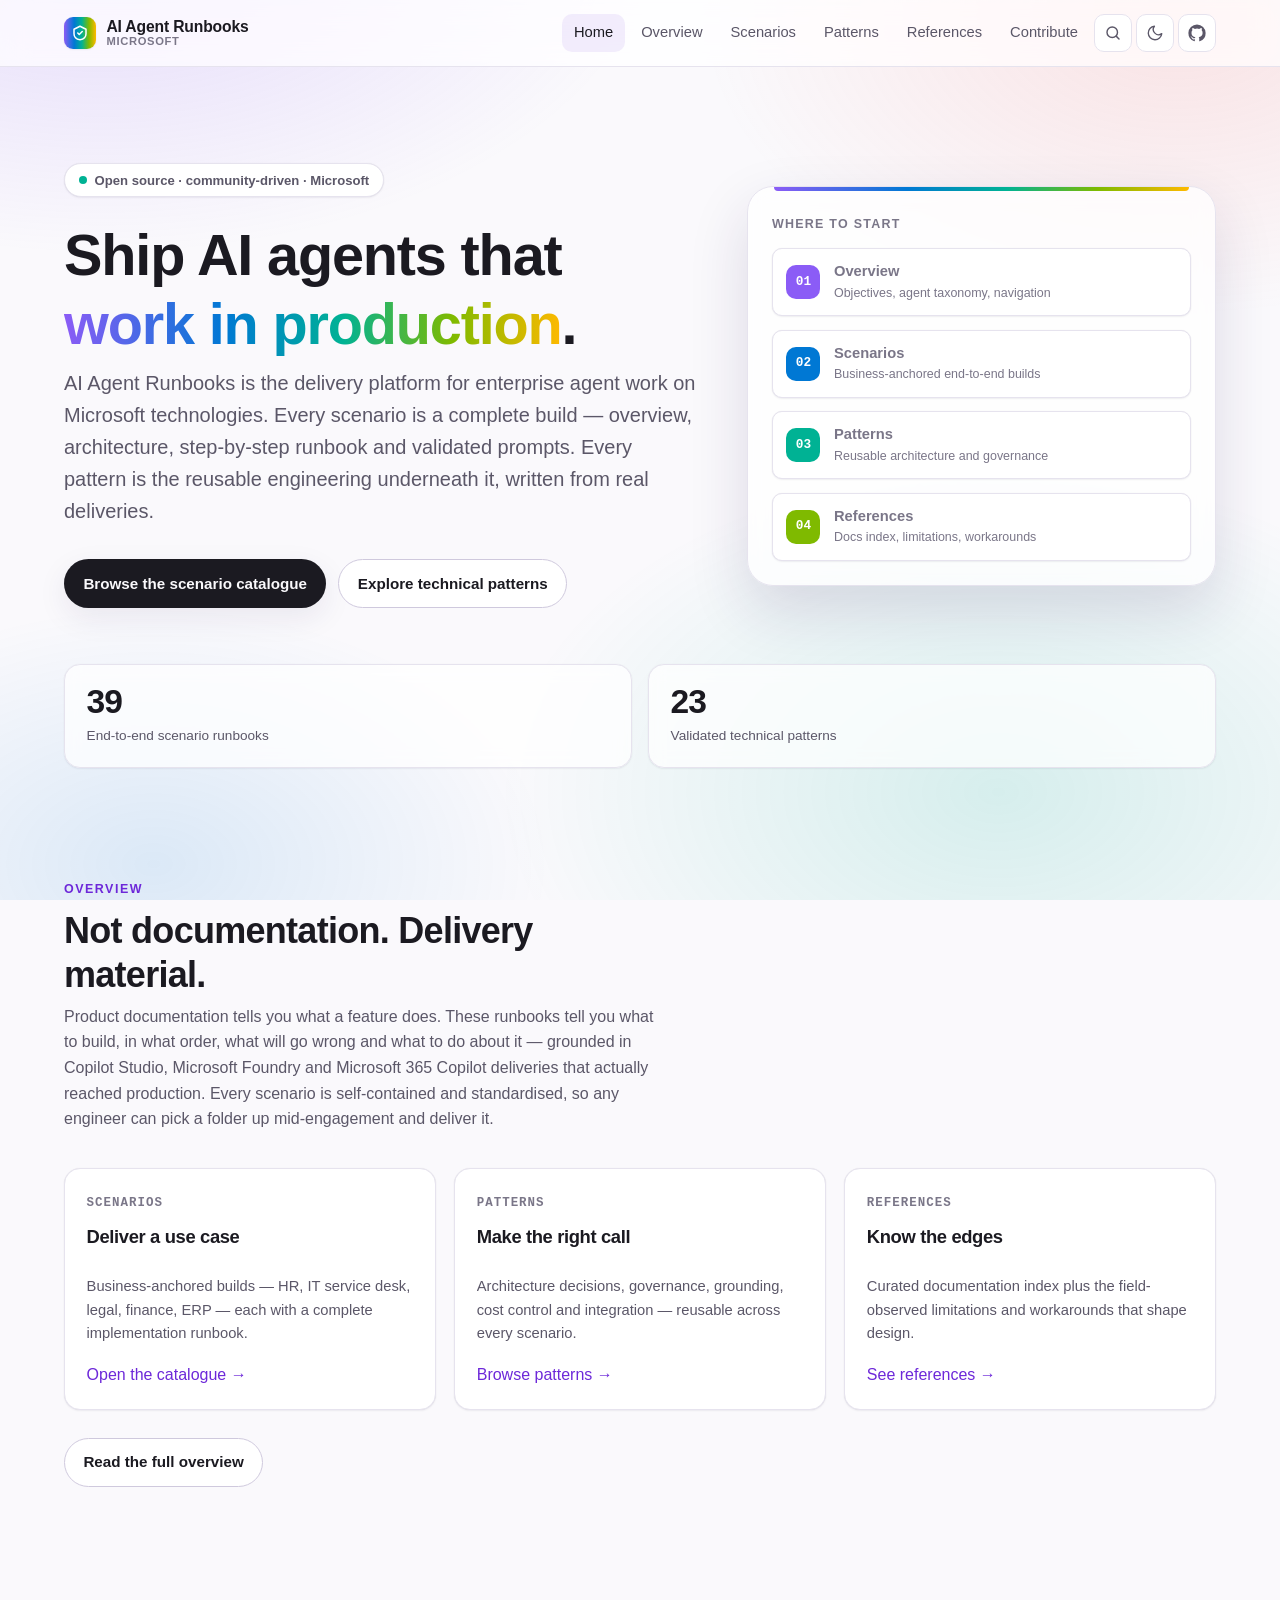
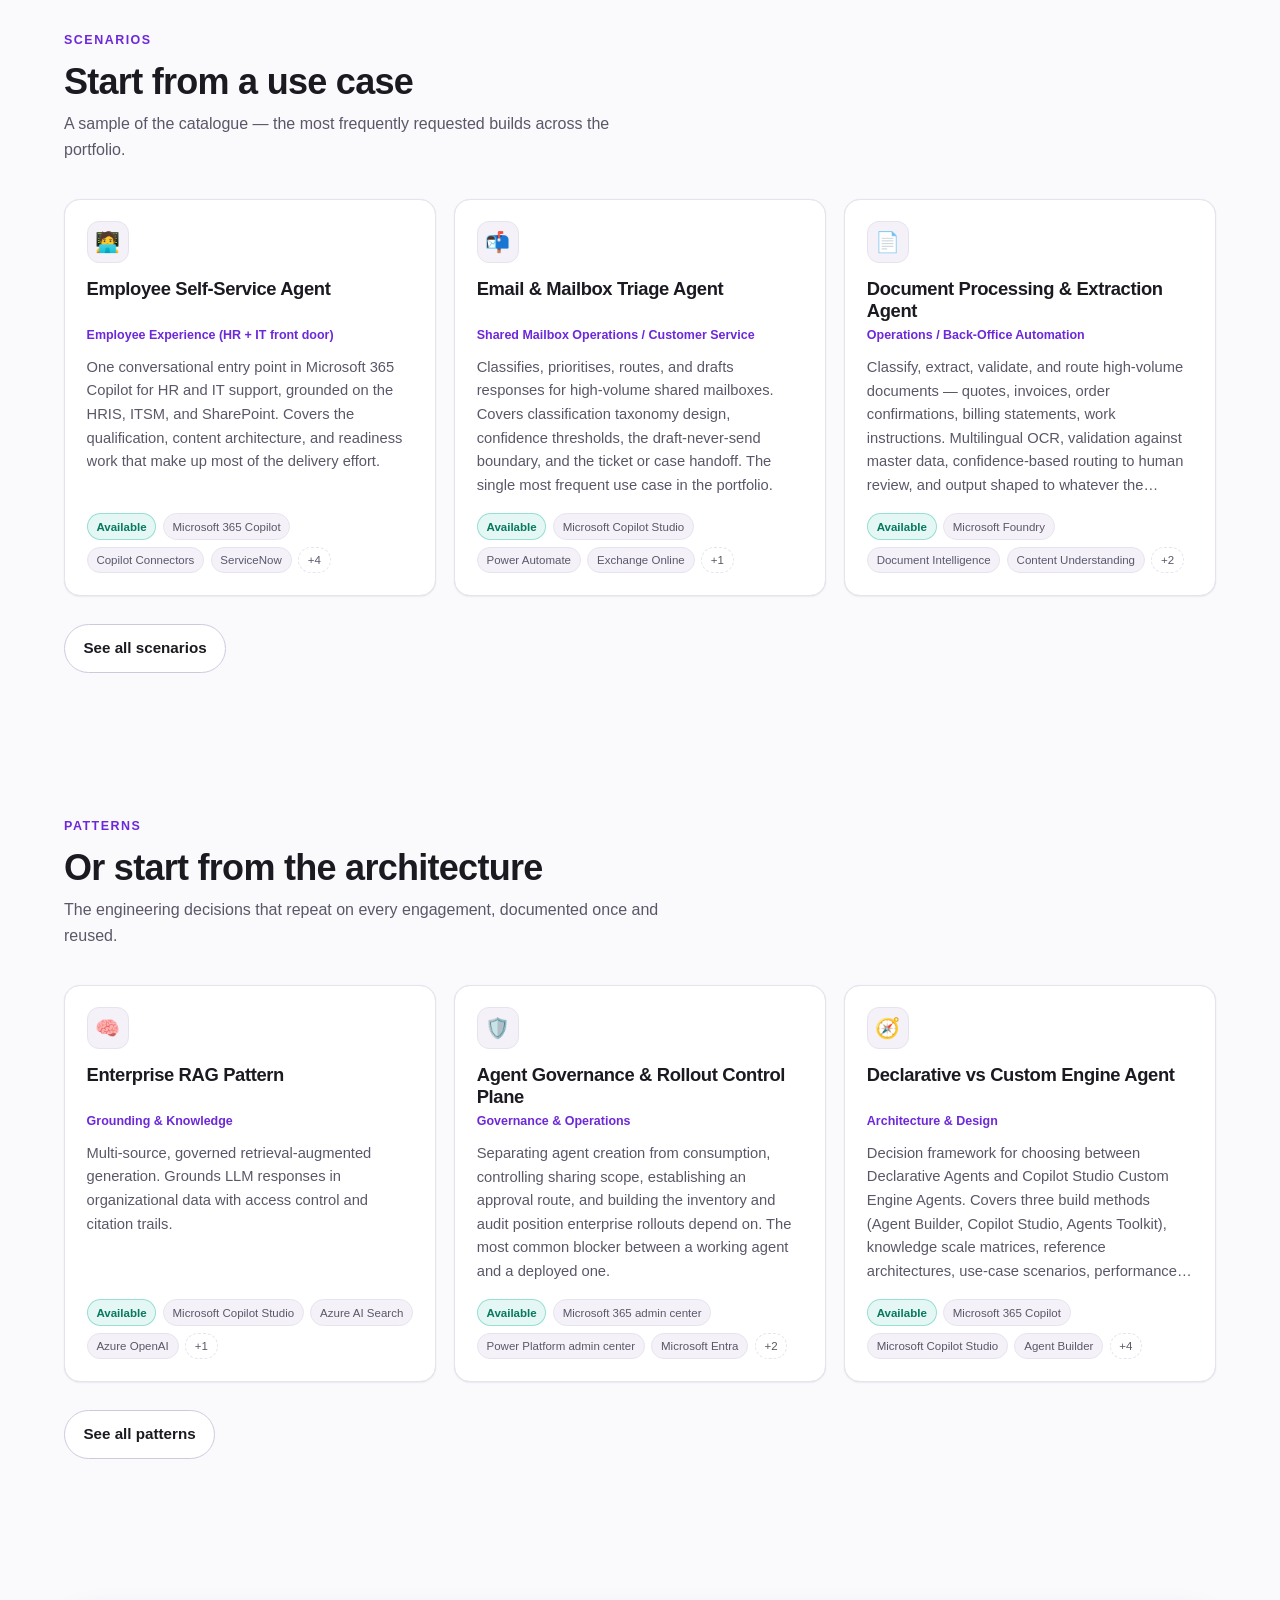
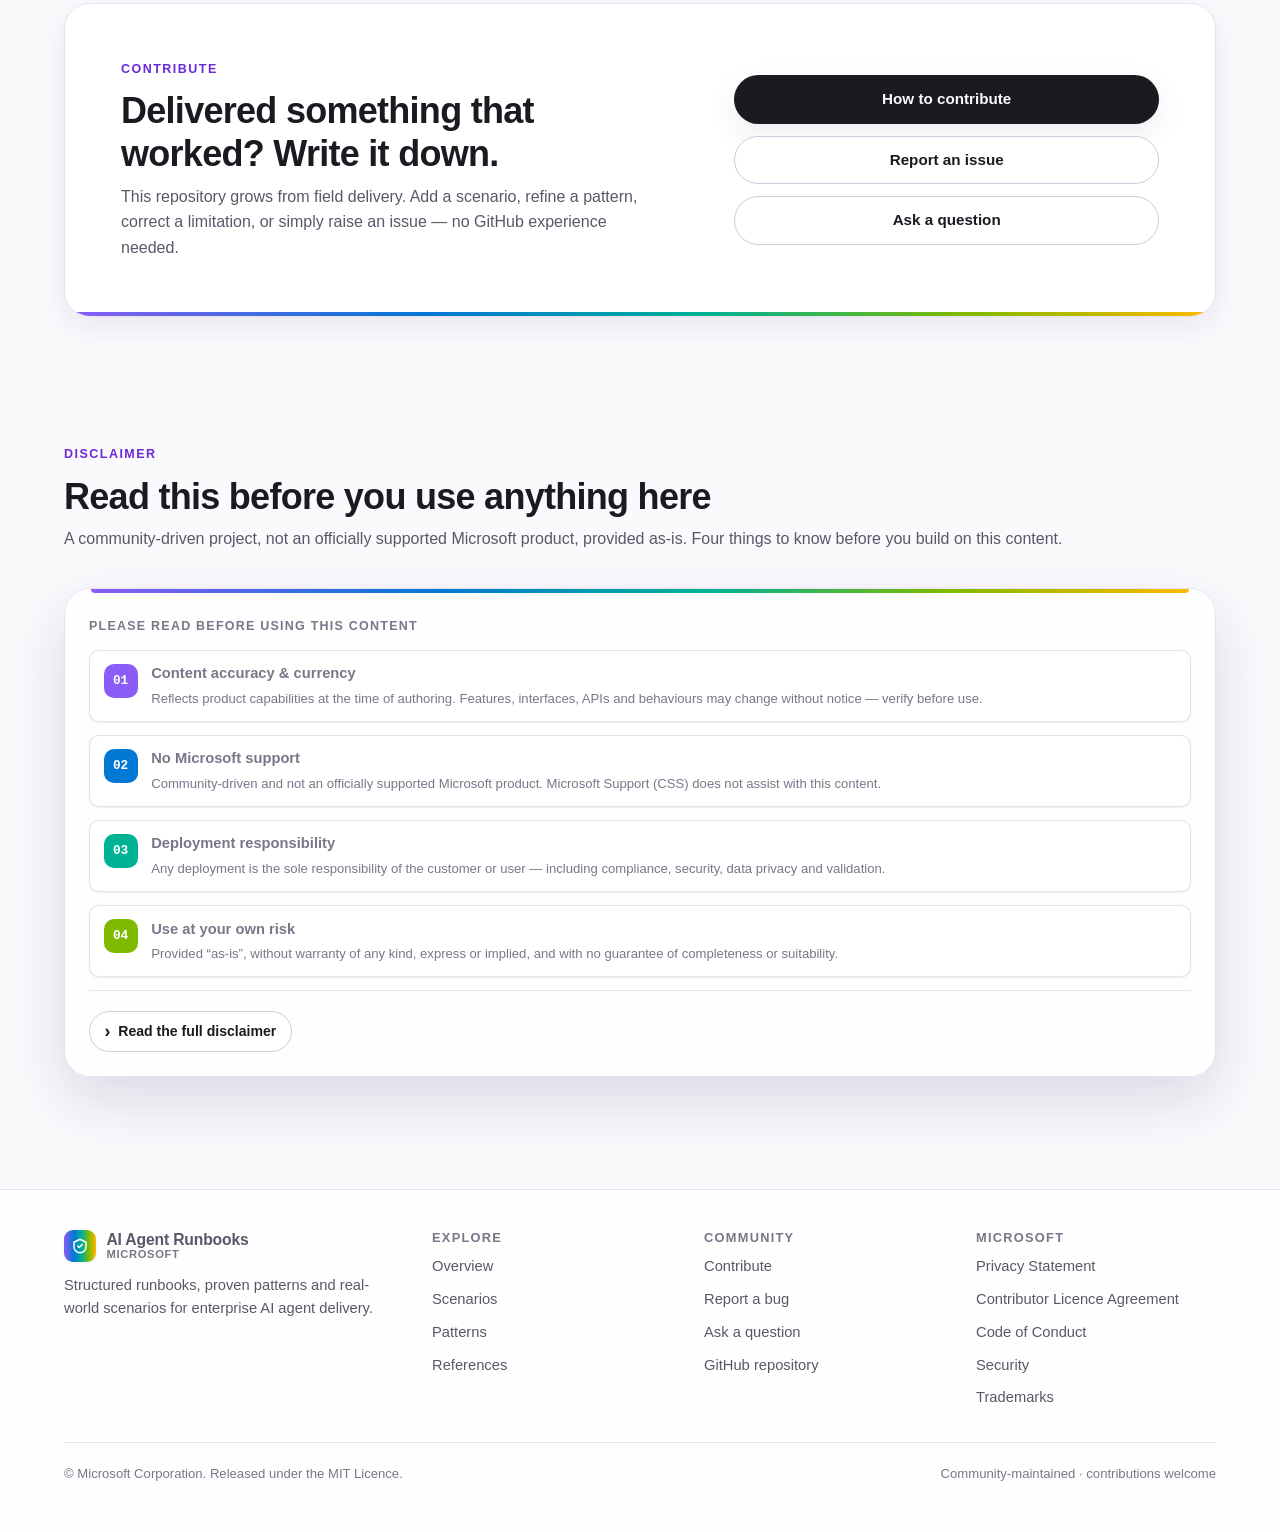
<file: docs/index.html>
<!DOCTYPE html>
<html lang="en" data-theme="light">
<head>
<meta charset="UTF-8">
<meta name="viewport" content="width=device-width, initial-scale=1">
<title>AI Agent Runbooks — build production-ready agents on Microsoft platforms</title>
<meta name="description" content="The delivery platform for AI Agent Runbooks: end-to-end scenario runbooks, validated technical patterns and field references for Microsoft Copilot Studio, Microsoft Foundry and Microsoft 365 Copilot.">
<meta property="og:title" content="AI Agent Runbooks">
<meta property="og:description" content="Runbooks, patterns and references for building enterprise-grade AI agents on Microsoft platforms.">
<meta property="og:type" content="website">
<link rel="icon" href="data:image/svg+xml,<svg xmlns='http://www.w3.org/2000/svg' viewBox='0 0 32 32'><defs><linearGradient id='g' x1='0' x2='1'><stop offset='0' stop-color='%238b5cf6'/><stop offset='.5' stop-color='%230078d4'/><stop offset='1' stop-color='%2300b294'/></linearGradient></defs><rect width='32' height='32' rx='9' fill='url(%23g)'/><path d='M9 21V11h5.2c2.3 0 3.8 1.3 3.8 3.3 0 1.5-.8 2.6-2.2 3l2.6 3.7h-2.7l-2.2-3.3h-2V21H9zm2.5-5.3h2.4c1 0 1.6-.5 1.6-1.4s-.6-1.4-1.6-1.4h-2.4v2.8zM20 21l3.5-10H26l-3.5 10H20z' fill='white'/></svg>">
<link rel="stylesheet" href="assets/styles.css">
<script>
  (function () {
    var stored = null;
    try { stored = localStorage.getItem("arb-theme"); } catch (e) {}
    var theme = stored || (window.matchMedia("(prefers-color-scheme: dark)").matches ? "dark" : "light");
    document.documentElement.setAttribute("data-theme", theme);
  })();
</script>
</head>
<body>

<header class="site-header">
  <div class="wrap bar">
    <a class="brand" href="index.html">
      <span class="mark" aria-hidden="true">
        <svg viewBox="0 0 24 24" fill="none" stroke="white" stroke-width="2" stroke-linecap="round" stroke-linejoin="round"><path d="M12 3 4 7v6c0 4.4 3.4 7.4 8 8 4.6-.6 8-3.6 8-8V7l-8-4Z"/><path d="m9 12 2 2 4-4"/></svg>
      </span>
      <span class="name"><strong>AI Agent Runbooks</strong><span>Microsoft</span></span>
    </a>
    <button class="icon-btn nav-toggle" type="button" aria-expanded="false" aria-label="Toggle navigation"></button>
    <nav class="nav">
      <a class="navlink" href="index.html">Home</a>
      <a class="navlink" href="overview.html">Overview</a>
      <a class="navlink" href="scenarios.html">Scenarios</a>
      <a class="navlink" href="patterns.html">Patterns</a>
      <a class="navlink" href="references.html">References</a>
      <a class="navlink" href="contribute.html">Contribute</a>
      <button class="icon-btn" type="button" data-global-search data-search-icon aria-label="Search the site" aria-haspopup="dialog" aria-controls="site-search-dialog"></button>
      <button class="icon-btn" type="button" data-theme-toggle aria-label="Toggle theme"></button>
      <a class="icon-btn" href="https://github.com/microsoft/ai-agent-runbooks" target="_blank" rel="noopener" aria-label="Open the repository on GitHub" data-github-icon></a>
    </nav>
  </div>
</header>

<main>

  <!-- HERO -->
  <section class="hero">
    <div class="wrap hero-layout">
      <div>
        <span class="eyebrow"><span class="dot"></span> Open source · community-driven · Microsoft</span>
        <h1>Ship AI agents that <span class="grad-text">work in production</span>.</h1>
        <p class="lede">
          AI Agent Runbooks is the delivery platform for enterprise agent work on Microsoft technologies.
          Every scenario is a complete build — overview, architecture, step-by-step runbook and validated
          prompts. Every pattern is the reusable engineering underneath it, written from real deliveries.
        </p>
        <div class="hero-actions">
          <a class="btn btn-primary" href="scenarios.html">Browse the scenario catalogue</a>
          <a class="btn btn-ghost" href="patterns.html">Explore technical patterns</a>
        </div>
      </div>

      <aside class="hero-art" aria-label="Where to start">
        <div class="art-head">Where to start</div>
        <a class="art-step" href="overview.html"><span class="n">01</span><span><strong>Overview</strong><span>Objectives, agent taxonomy, navigation</span></span></a>
        <a class="art-step" href="scenarios.html"><span class="n">02</span><span><strong>Scenarios</strong><span>Business-anchored end-to-end builds</span></span></a>
        <a class="art-step" href="patterns.html"><span class="n">03</span><span><strong>Patterns</strong><span>Reusable architecture and governance</span></span></a>
        <a class="art-step" href="references.html"><span class="n">04</span><span><strong>References</strong><span>Docs index, limitations, workarounds</span></span></a>
      </aside>
    </div>

    <div class="wrap">
      <div class="stats">
        <div class="stat"><div class="num" id="stat-scenarios">39</div><div class="label">End-to-end scenario runbooks</div></div>
        <div class="stat"><div class="num" id="stat-patterns">23</div><div class="label">Validated technical patterns</div></div>
      </div>
    </div>
  </section>

  <!-- OVERVIEW -->
  <section class="section">
    <div class="wrap">
      <div class="section-head">
        <div class="kicker">Overview</div>
        <h2>Not documentation. Delivery material.</h2>
        <p class="muted">
          Product documentation tells you what a feature does. These runbooks tell you what to build, in what
          order, what will go wrong and what to do about it — grounded in Copilot Studio, Microsoft Foundry and
          Microsoft 365 Copilot deliveries that actually reached production. Every scenario is self-contained and
          standardised, so any engineer can pick a folder up mid-engagement and deliver it.
        </p>
      </div>

      <div class="grid grid-3">
        <div class="card pillar">
          <div class="step">SCENARIOS</div>
          <h3>Deliver a use case</h3>
          <p>Business-anchored builds — HR, IT service desk, legal, finance, ERP — each with a complete implementation runbook.</p>
          <div class="foot"><a href="scenarios.html">Open the catalogue →</a></div>
        </div>
        <div class="card pillar">
          <div class="step">PATTERNS</div>
          <h3>Make the right call</h3>
          <p>Architecture decisions, governance, grounding, cost control and integration — reusable across every scenario.</p>
          <div class="foot"><a href="patterns.html">Browse patterns →</a></div>
        </div>
        <div class="card pillar">
          <div class="step">REFERENCES</div>
          <h3>Know the edges</h3>
          <p>Curated documentation index plus the field-observed limitations and workarounds that shape design.</p>
          <div class="foot"><a href="references.html">See references →</a></div>
        </div>
      </div>

      <p style="margin-top:1.75rem"><a class="btn btn-ghost" href="overview.html">Read the full overview</a></p>
    </div>
  </section>

  <!-- FEATURED SCENARIOS -->
  <section class="section">
    <div class="wrap">
      <div class="section-head">
        <div class="kicker">Scenarios</div>
        <h2>Start from a use case</h2>
        <p class="muted">A sample of the catalogue — the most frequently requested builds across the portfolio.</p>
      </div>
      <div class="grid grid-3" id="featured-scenarios"></div>
      <p style="margin-top:1.75rem"><a class="btn btn-ghost" href="scenarios.html">See all scenarios</a></p>
    </div>
  </section>

  <!-- FEATURED PATTERNS -->
  <section class="section">
    <div class="wrap">
      <div class="section-head">
        <div class="kicker">Patterns</div>
        <h2>Or start from the architecture</h2>
        <p class="muted">The engineering decisions that repeat on every engagement, documented once and reused.</p>
      </div>
      <div class="grid grid-3" id="featured-patterns"></div>
      <p style="margin-top:1.75rem"><a class="btn btn-ghost" href="patterns.html">See all patterns</a></p>
    </div>
  </section>

  <!-- CTA -->
  <section class="section">
    <div class="wrap">
      <div class="cta">
        <div class="cta-grid">
          <div>
            <div style="font-size:.78rem;font-weight:700;letter-spacing:.12em;text-transform:uppercase;color:var(--accent);margin-bottom:.6rem">Contribute</div>
            <h2>Delivered something that worked? Write it down.</h2>
            <p style="margin-bottom:0">
              This repository grows from field delivery. Add a scenario, refine a pattern, correct a limitation,
              or simply raise an issue — no GitHub experience needed.
            </p>
          </div>
          <div class="actions">
            <a class="btn btn-primary" href="contribute.html">How to contribute</a>
            <a class="btn btn-ghost" href="https://github.com/microsoft/ai-agent-runbooks/issues/new?template=bug_report.yml" target="_blank" rel="noopener">Report an issue</a>
            <a class="btn btn-ghost" href="https://github.com/microsoft/ai-agent-runbooks/issues/new?template=question.yml" target="_blank" rel="noopener">Ask a question</a>
          </div>
        </div>
      </div>
    </div>
  </section>

  <!-- DISCLAIMER -->
  <section class="section disclaimer-section">
    <div class="wrap">
      <div class="section-head">
        <div class="kicker">Disclaimer</div>
        <h2>Read this before you use anything here</h2>
        <p class="muted">
          A community-driven project, not an officially supported Microsoft product, provided as-is.
          Four things to know before you build on this content.
        </p>
      </div>

      <div class="hero-art disclaimer-panel" aria-label="Disclaimer">
        <div class="art-head">Please read before using this content</div>
        <div class="art-step">
          <span class="n">01</span>
          <span><strong>Content accuracy &amp; currency</strong><span>Reflects product capabilities at the time of authoring. Features, interfaces, APIs and behaviours may change without notice — verify before use.</span></span>
        </div>
        <div class="art-step">
          <span class="n">02</span>
          <span><strong>No Microsoft support</strong><span>Community-driven and not an officially supported Microsoft product. Microsoft Support (CSS) does not assist with this content.</span></span>
        </div>
        <div class="art-step">
          <span class="n">03</span>
          <span><strong>Deployment responsibility</strong><span>Any deployment is the sole responsibility of the customer or user — including compliance, security, data privacy and validation.</span></span>
        </div>
        <div class="art-step">
          <span class="n">04</span>
          <span><strong>Use at your own risk</strong><span>Provided “as-is”, without warranty of any kind, express or implied, and with no guarantee of completeness or suitability.</span></span>
        </div>

        <details class="disclaimer-full">
          <summary><span class="chev" aria-hidden="true">›</span> Read the full disclaimer</summary>
          <div class="disclaimer-body">
            <p><strong>Please read the following disclaimers carefully before using any content in this repository.</strong></p>

            <h4>1. Content accuracy and currency</h4>
            <p>
              The content, configurations, architecture diagrams, and implementation guidance included in this
              repository reflect information and product capabilities available <strong>at the time of authoring</strong>.
              Microsoft products and services — including Microsoft Copilot Studio, Azure AI Foundry, and
              Microsoft 365 Copilot — are continuously updated, and <strong>features, interfaces, APIs, and
              behaviors may change</strong> without notice following a product update or release.
            </p>
            <p>
              Users are responsible for verifying that the guidance in this repository remains applicable and
              accurate against the current version of the relevant Microsoft products and services before use in
              any project or production environment.
            </p>

            <h4>2. No Microsoft support</h4>
            <p>
              This repository is a <strong>community-driven project</strong> and is <strong>not an officially
              supported Microsoft product</strong>. Content is contributed and maintained by Microsoft employees
              and community members acting in a voluntary capacity.
            </p>
            <p>
              <strong>Microsoft Support (CSS) does not provide assistance, troubleshooting, or incident
              response</strong> for issues arising from the use of content in this repository. For official
              product support, please use the
              <a href="https://support.microsoft.com" target="_blank" rel="noopener">Microsoft Support portal</a>
              or your designated Microsoft support channel.
            </p>

            <h4>3. Deployment responsibility</h4>
            <p>
              Any deployment of AI Agent solutions derived from or informed by the content in this repository is
              <strong>the sole responsibility of the customer or user performing the deployment</strong>. This
              includes, but is not limited to:
            </p>
            <ul>
              <li>Ensuring compliance with applicable laws, regulations, and organizational policies</li>
              <li>Validating configurations, integrations, and data handling practices in your target environment</li>
              <li>Managing access controls, security configurations, and data privacy requirements</li>
              <li>Testing and validating agent behavior prior to production release</li>
            </ul>
            <p>
              Microsoft and the contributors to this repository <strong>assume no liability</strong> for any
              damages, data loss, service disruption, or compliance violations resulting from the use or
              deployment of content from this repository.
            </p>

            <h4>4. General use at own risk</h4>
            <p>
              This repository is provided <strong>“as-is”</strong>, without warranty of any kind, express or
              implied. The authors and contributors make no representations or guarantees regarding the
              completeness, reliability, suitability, or availability of any content within this repository for
              any particular purpose. <strong>Use of this repository and its contents is entirely at your own
              risk.</strong>
            </p>

            <p class="disclaimer-note">
              Source of record:
              <a href="https://github.com/microsoft/ai-agent-runbooks/tree/main/00-overview#disclaimer" target="_blank" rel="noopener">00-overview · Disclaimer</a>.
              Trademark guidance is covered by
              <a href="https://www.microsoft.com/en-us/legal/intellectualproperty/trademarks/usage/general" target="_blank" rel="noopener">Microsoft’s Trademark &amp; Brand Guidelines</a>.
            </p>
          </div>
        </details>
      </div>
    </div>
  </section>

</main>

<footer class="site-footer">
  <div class="wrap">
    <div class="footer-grid">
      <div>
        <a class="brand" href="index.html" style="margin-bottom:.75rem">
          <span class="mark" aria-hidden="true">
            <svg viewBox="0 0 24 24" fill="none" stroke="white" stroke-width="2" stroke-linecap="round" stroke-linejoin="round"><path d="M12 3 4 7v6c0 4.4 3.4 7.4 8 8 4.6-.6 8-3.6 8-8V7l-8-4Z"/><path d="m9 12 2 2 4-4"/></svg>
          </span>
          <span class="name"><strong>AI Agent Runbooks</strong><span>Microsoft</span></span>
        </a>
        <p class="muted" style="font-size:.92rem;max-width:38ch">
          Structured runbooks, proven patterns and real-world scenarios for enterprise AI agent delivery.
        </p>
      </div>
      <div>
        <h4>Explore</h4>
        <ul>
          <li><a href="overview.html">Overview</a></li>
          <li><a href="scenarios.html">Scenarios</a></li>
          <li><a href="patterns.html">Patterns</a></li>
          <li><a href="references.html">References</a></li>
        </ul>
      </div>
      <div>
        <h4>Community</h4>
        <ul>
          <li><a href="contribute.html">Contribute</a></li>
          <li><a href="https://github.com/microsoft/ai-agent-runbooks/issues/new?template=bug_report.yml" target="_blank" rel="noopener">Report a bug</a></li>
          <li><a href="https://github.com/microsoft/ai-agent-runbooks/issues/new?template=question.yml" target="_blank" rel="noopener">Ask a question</a></li>
          <li><a href="https://github.com/microsoft/ai-agent-runbooks" target="_blank" rel="noopener">GitHub repository</a></li>
        </ul>
      </div>
      <div>
        <h4>Microsoft</h4>
        <ul>
          <li><a href="https://go.microsoft.com/fwlink/?LinkId=521839" target="_blank" rel="noopener">Privacy Statement</a></li>
          <li><a href="https://cla.opensource.microsoft.com" target="_blank" rel="noopener">Contributor Licence Agreement</a></li>
          <li><a href="https://opensource.microsoft.com/codeofconduct/" target="_blank" rel="noopener">Code of Conduct</a></li>
          <li><a href="https://github.com/microsoft/ai-agent-runbooks/blob/main/SECURITY.md" target="_blank" rel="noopener">Security</a></li>
          <li><a href="https://www.microsoft.com/legal/intellectualproperty/trademarks/usage/general" target="_blank" rel="noopener">Trademarks</a></li>
        </ul>
      </div>
    </div>
    <div class="legal">
      <span>© Microsoft Corporation. Released under the MIT Licence.</span>
      <span>Community-maintained · contributions welcome</span>
    </div>
  </div>
</footer>

<script src="assets/data.js"></script>
<script src="assets/app.js"></script>
<script>
  (function () {
    var featuredScenarios = [
      "Employee-Self-Service-Agent",
      "Email-and-Mailbox-Triage-Agent",
      "Document-Processing-and-Extraction-Agent"
    ];
    var featuredPatterns = [
      "Enterprise-RAG-Pattern",
      "Agent-Governance-and-Rollout-Control-Plane",
      "Declarative-vs-Custom-engine-agent"
    ];

    function pick(list, ids) {
      return ids.map(function (id) {
        return list.filter(function (x) { return x.id === id; })[0];
      }).filter(Boolean);
    }

    document.getElementById("featured-scenarios").innerHTML =
      pick(SCENARIOS, featuredScenarios).map(scenarioCard).join("");
    document.getElementById("featured-patterns").innerHTML =
      pick(PATTERNS, featuredPatterns).map(patternCard).join("");
  })();
</script>

</body>
</html>
</file>
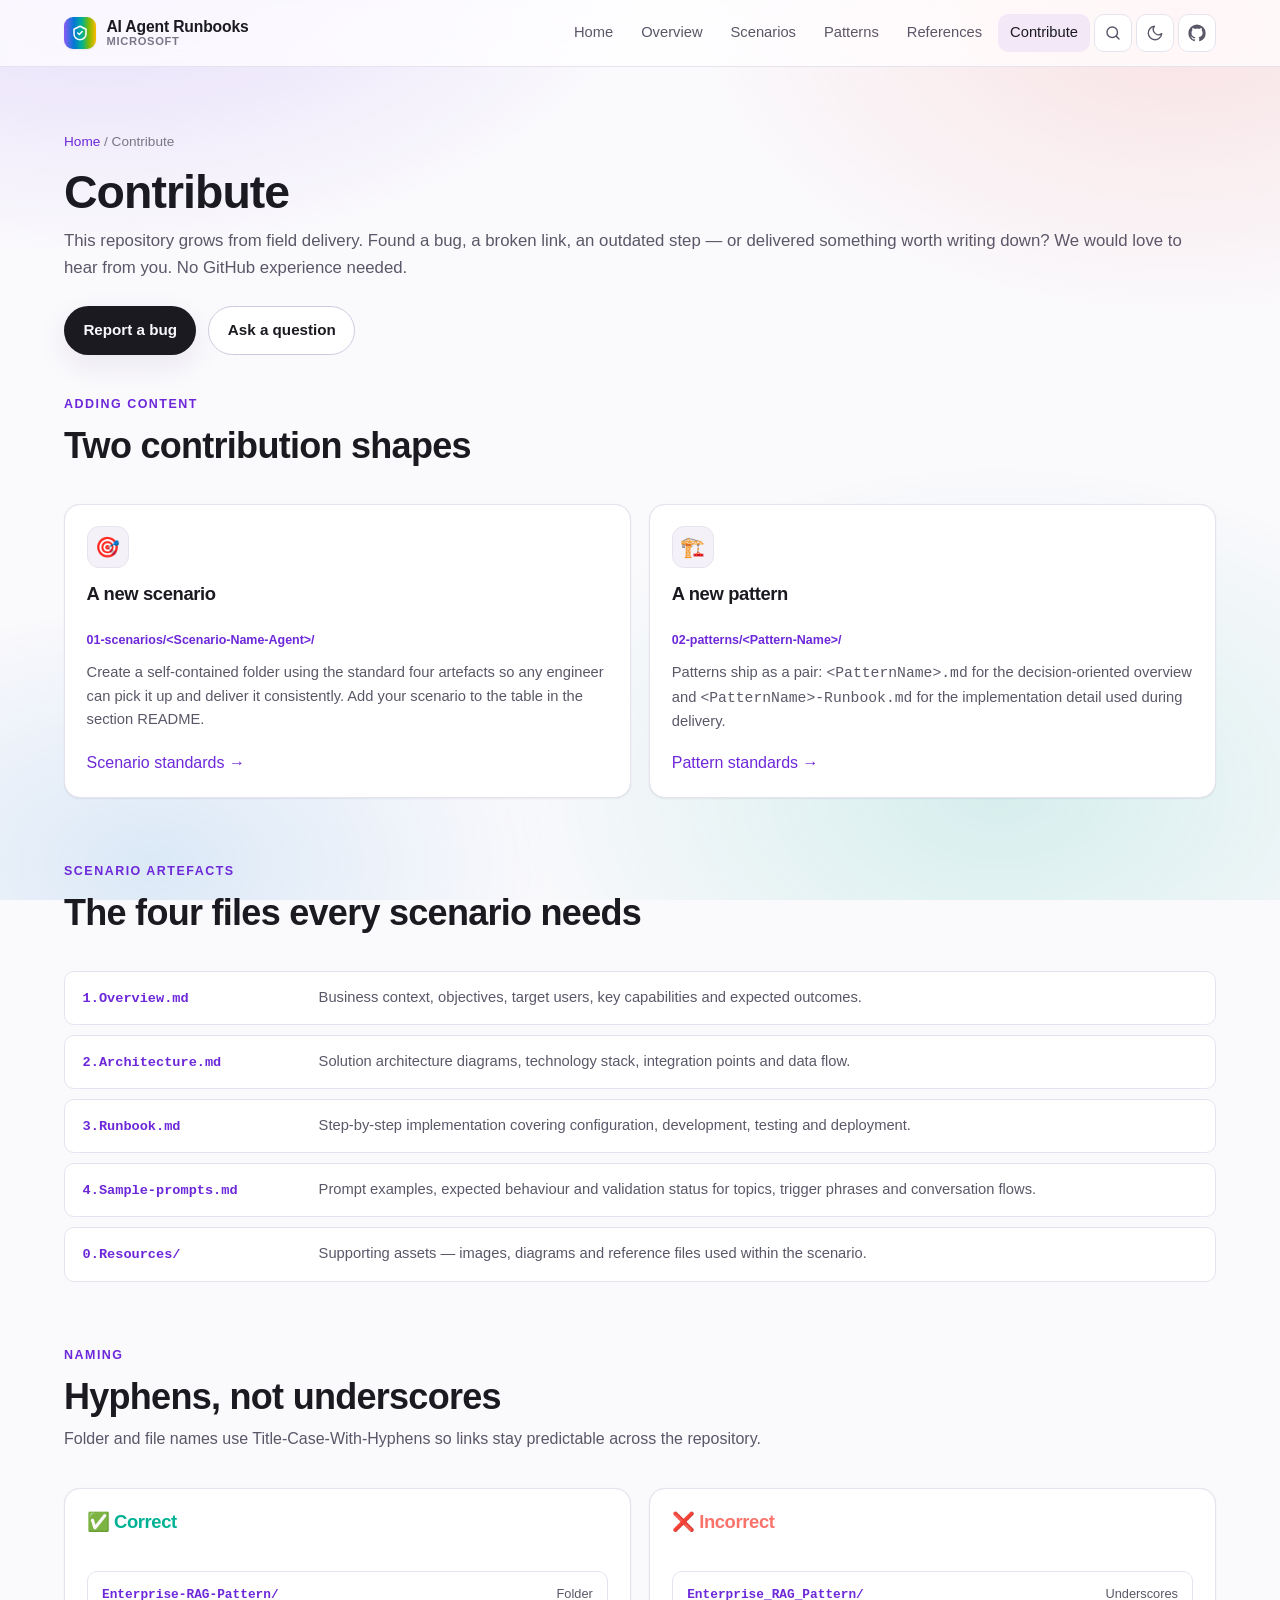
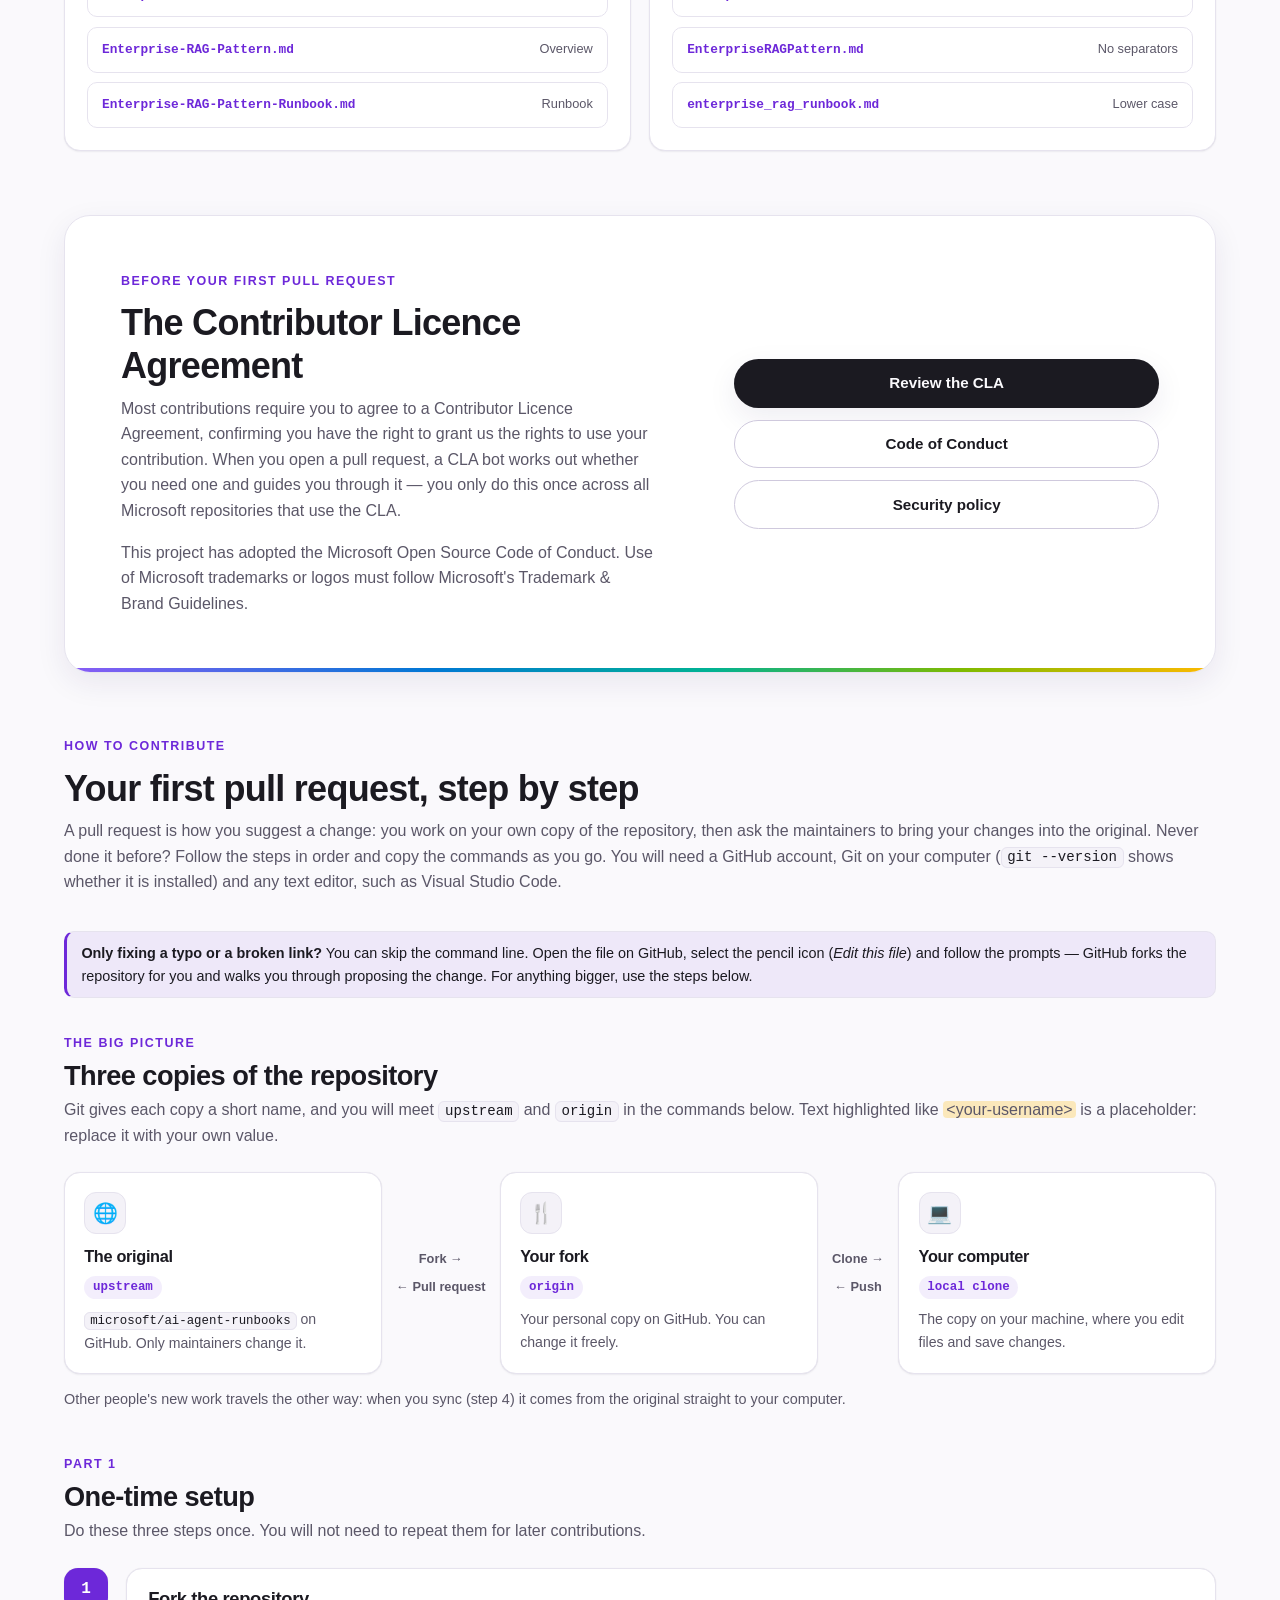
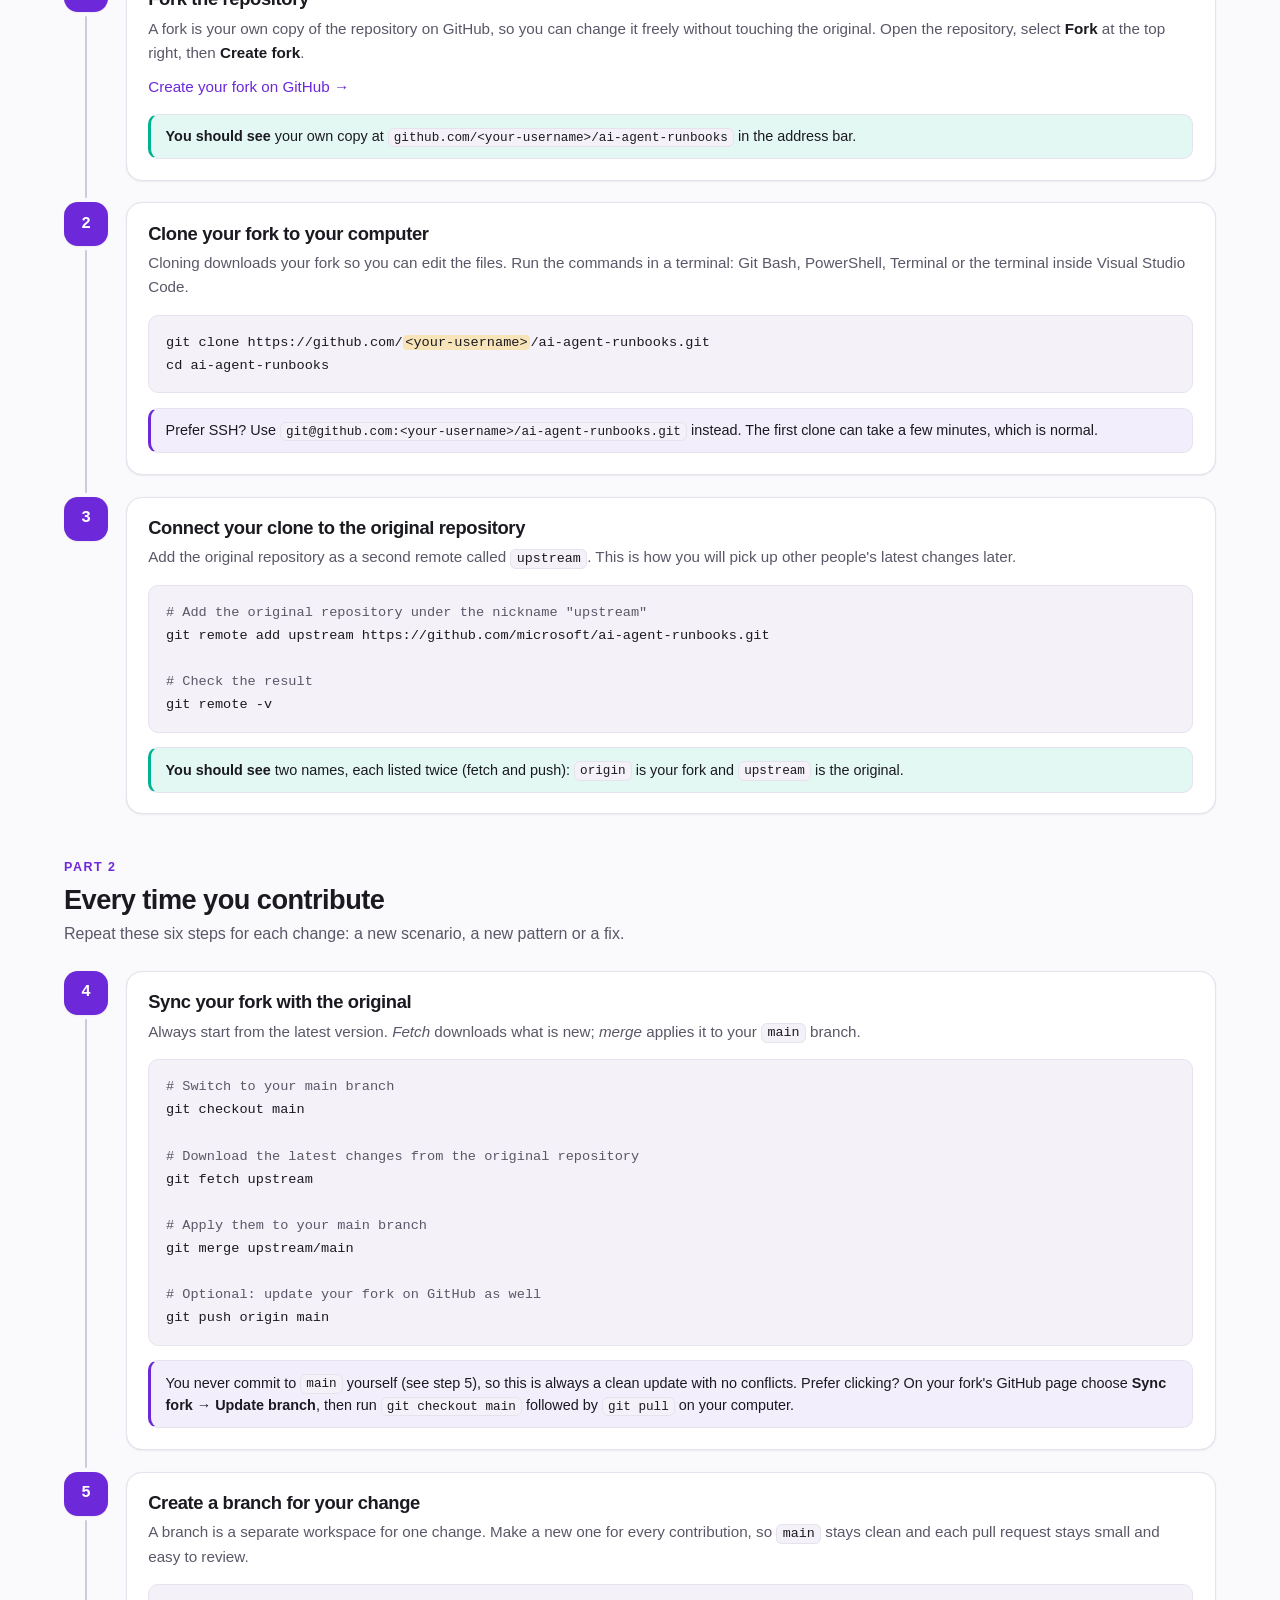
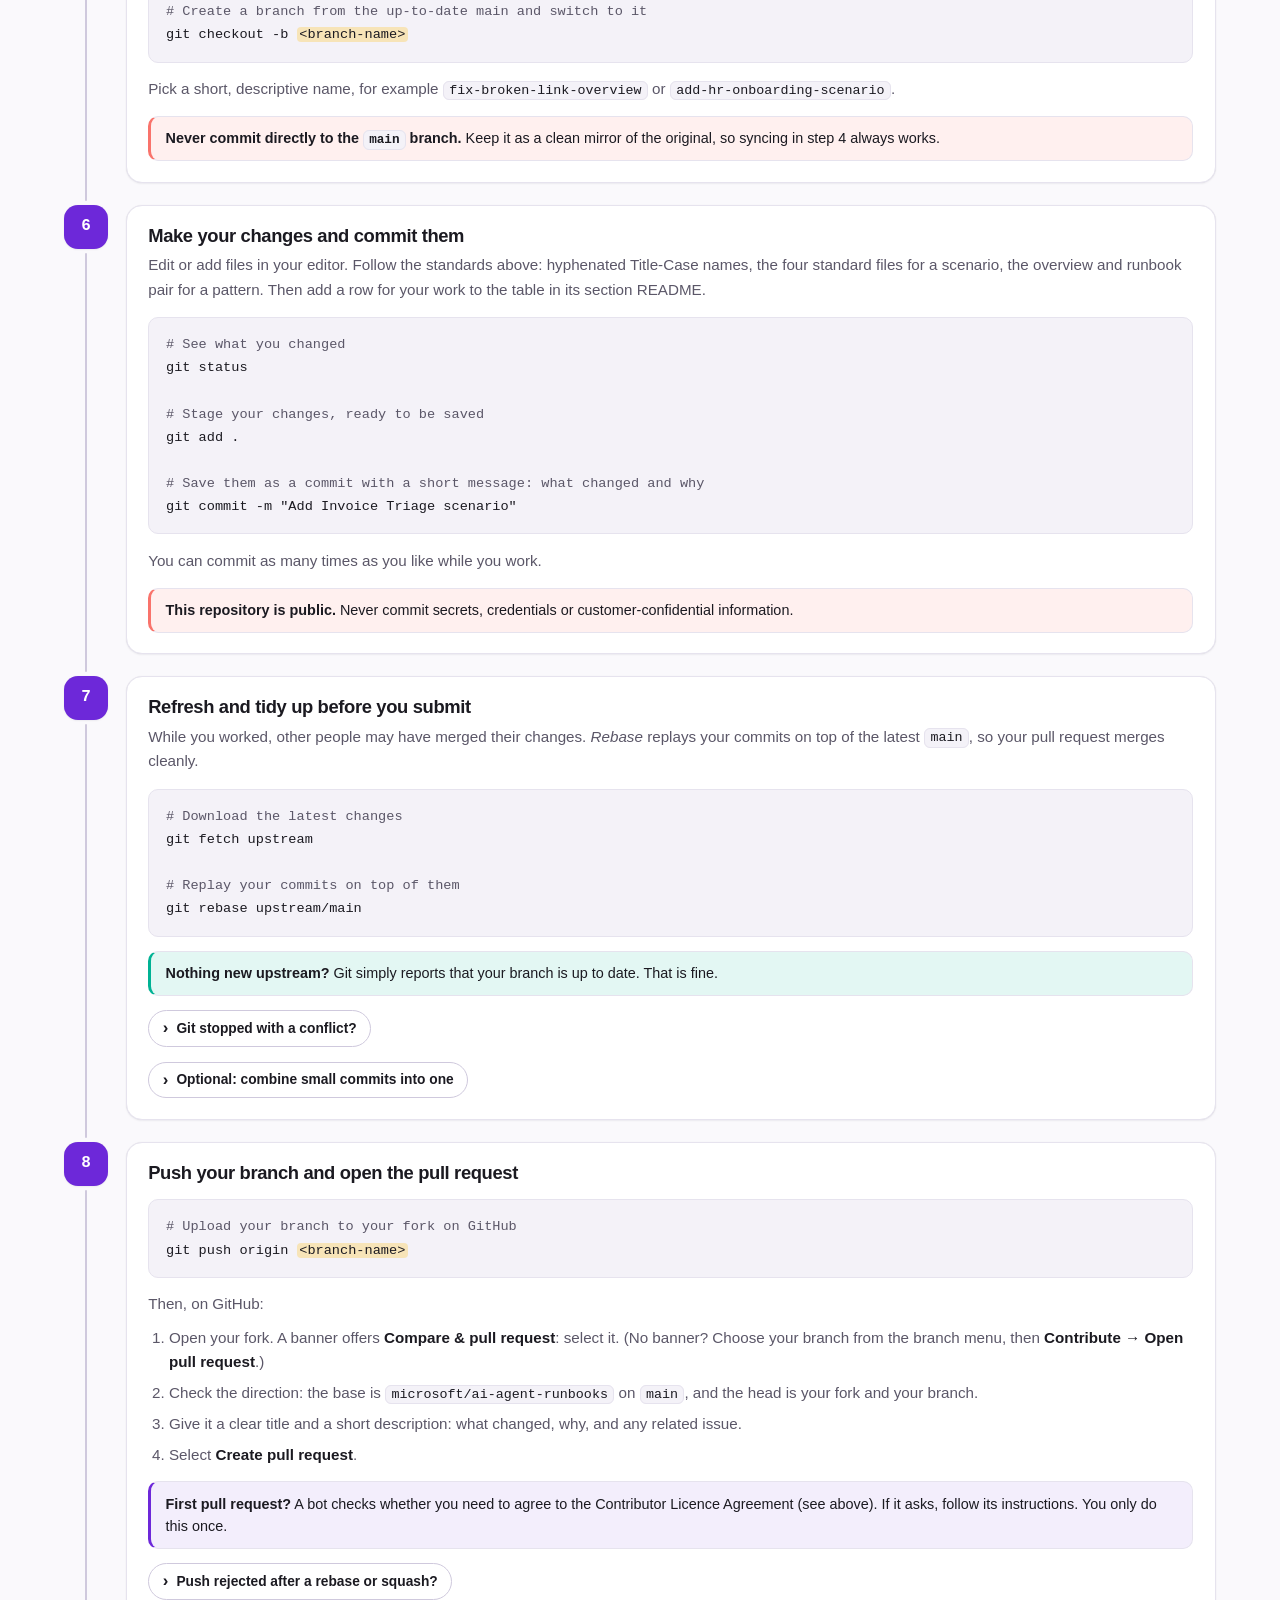
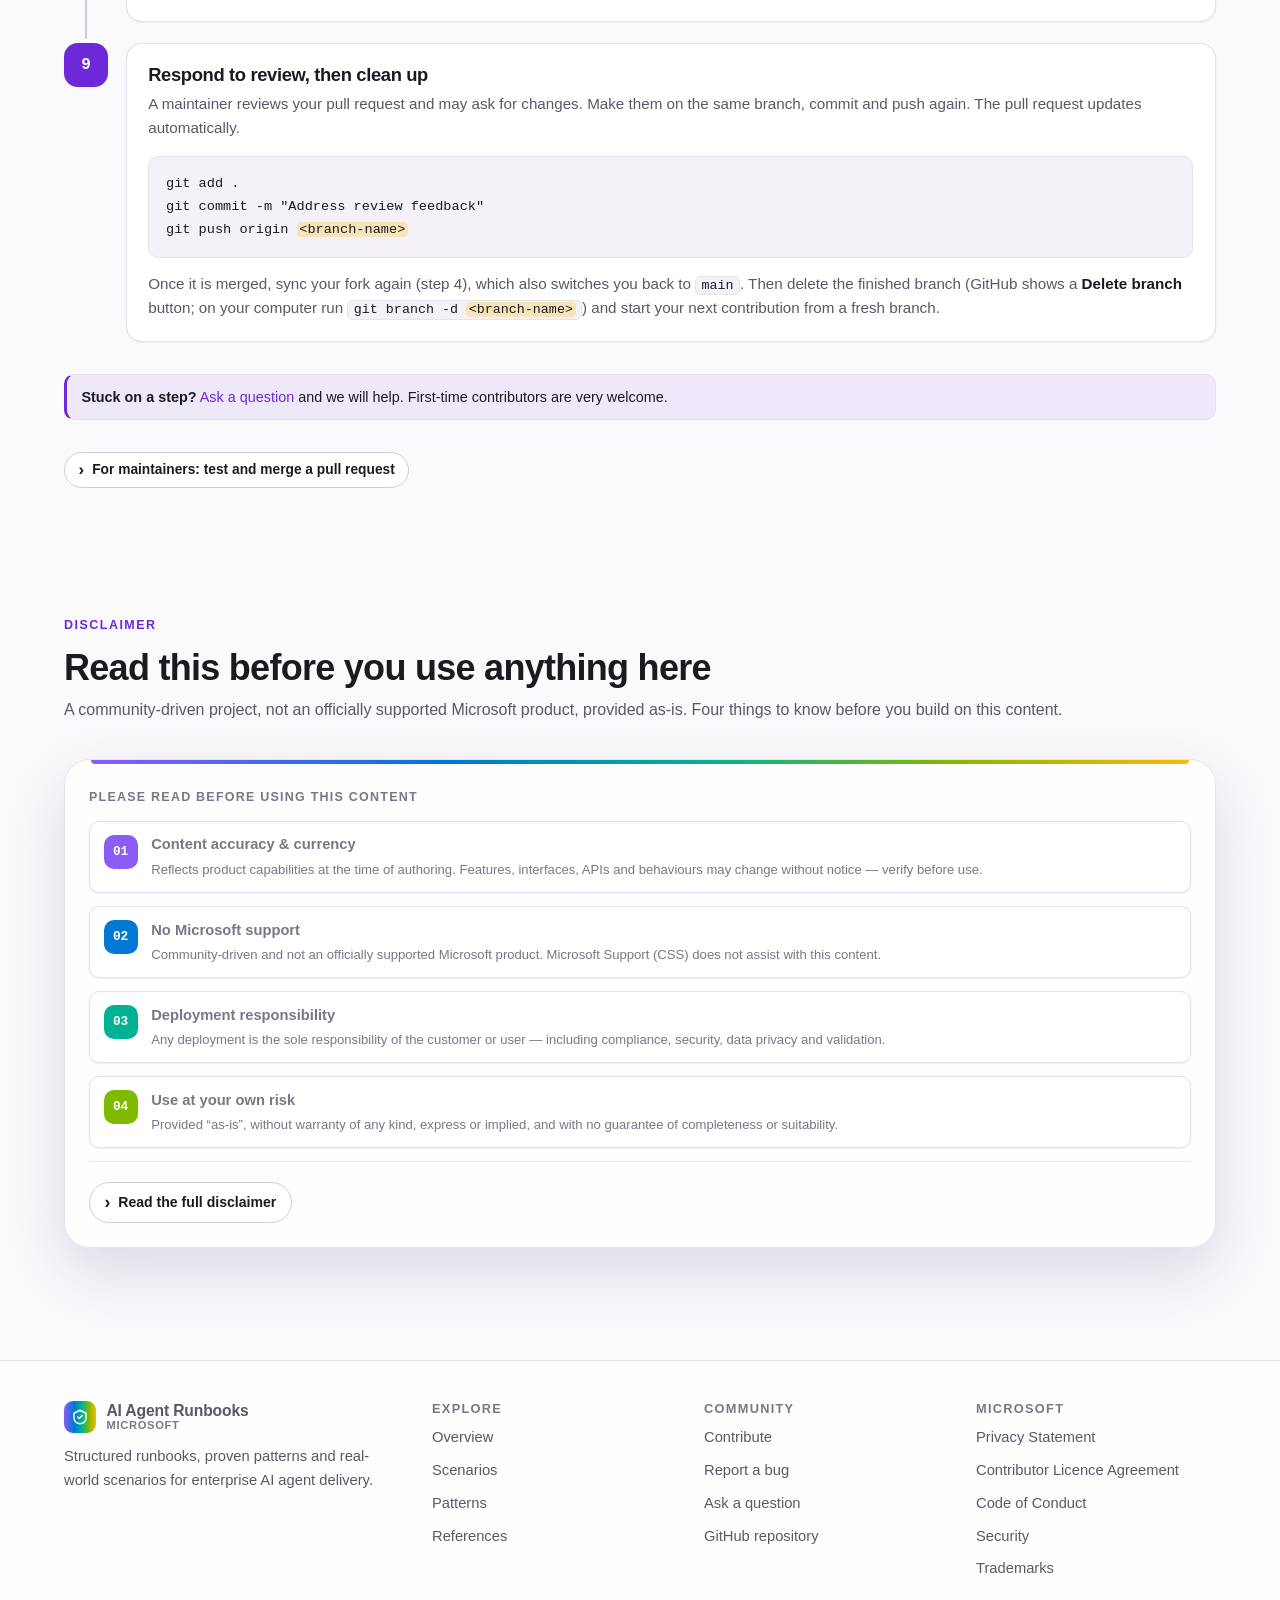
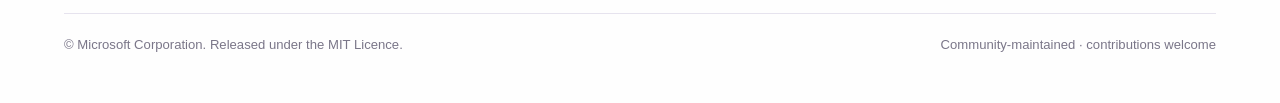
<file: docs/contribute.html>
<!DOCTYPE html>
<html lang="en" data-theme="light">
<head>
<meta charset="UTF-8">
<meta name="viewport" content="width=device-width, initial-scale=1">
<title>Contribute — AI Agent Runbooks</title>
<meta name="description" content="How to contribute a scenario, pattern or fix to AI Agent Runbooks — folder standards, naming conventions, the CLA and how to raise an issue.">
<link rel="icon" href="data:image/svg+xml,<svg xmlns='http://www.w3.org/2000/svg' viewBox='0 0 32 32'><defs><linearGradient id='g' x1='0' x2='1'><stop offset='0' stop-color='%238b5cf6'/><stop offset='.5' stop-color='%230078d4'/><stop offset='1' stop-color='%2300b294'/></linearGradient></defs><rect width='32' height='32' rx='9' fill='url(%23g)'/></svg>">
<link rel="stylesheet" href="assets/styles.css">
<script>
  (function () {
    var stored = null;
    try { stored = localStorage.getItem("arb-theme"); } catch (e) {}
    var theme = stored || (window.matchMedia("(prefers-color-scheme: dark)").matches ? "dark" : "light");
    document.documentElement.setAttribute("data-theme", theme);
  })();
</script>
</head>
<body>

<header class="site-header">
  <div class="wrap bar">
    <a class="brand" href="index.html">
      <span class="mark" aria-hidden="true">
        <svg viewBox="0 0 24 24" fill="none" stroke="white" stroke-width="2" stroke-linecap="round" stroke-linejoin="round"><path d="M12 3 4 7v6c0 4.4 3.4 7.4 8 8 4.6-.6 8-3.6 8-8V7l-8-4Z"/><path d="m9 12 2 2 4-4"/></svg>
      </span>
      <span class="name"><strong>AI Agent Runbooks</strong><span>Microsoft</span></span>
    </a>
    <button class="icon-btn nav-toggle" type="button" aria-expanded="false" aria-label="Toggle navigation"></button>
    <nav class="nav">
      <a class="navlink" href="index.html">Home</a>
      <a class="navlink" href="overview.html">Overview</a>
      <a class="navlink" href="scenarios.html">Scenarios</a>
      <a class="navlink" href="patterns.html">Patterns</a>
      <a class="navlink" href="references.html">References</a>
      <a class="navlink" href="contribute.html">Contribute</a>
      <button class="icon-btn" type="button" data-global-search data-search-icon aria-label="Search the site" aria-haspopup="dialog" aria-controls="site-search-dialog"></button>
      <button class="icon-btn" type="button" data-theme-toggle aria-label="Toggle theme"></button>
      <a class="icon-btn" href="https://github.com/microsoft/ai-agent-runbooks" target="_blank" rel="noopener" aria-label="Open the repository on GitHub" data-github-icon></a>
    </nav>
  </div>
</header>

<main class="page-contribute">
  <section class="page-head">
    <div class="wrap">
      <div class="crumbs"><a href="index.html">Home</a> / Contribute</div>
      <h1>Contribute</h1>
      <p>
        This repository grows from field delivery. Found a bug, a broken link, an outdated step — or delivered
        something worth writing down? We would love to hear from you. No GitHub experience needed.
      </p>
      <div class="hero-actions" style="margin-top:1.5rem">
        <a class="btn btn-primary" href="https://github.com/microsoft/ai-agent-runbooks/issues/new?template=bug_report.yml" target="_blank" rel="noopener">Report a bug</a>
        <a class="btn btn-ghost" href="https://github.com/microsoft/ai-agent-runbooks/issues/new?template=question.yml" target="_blank" rel="noopener">Ask a question</a>
      </div>
    </div>
  </section>

  <section class="section" style="padding-top:1rem">
    <div class="wrap">
      <div class="section-head">
        <div class="kicker">Adding content</div>
        <h2>Two contribution shapes</h2>
      </div>
      <div class="grid grid-2">
        <div class="card">
          <div class="card-icon" aria-hidden="true">🎯</div>
          <h3>A new scenario</h3>
          <div class="type">01-scenarios/&lt;Scenario-Name-Agent&gt;/</div>
          <p>
            Create a self-contained folder using the standard four artefacts so any engineer can pick it up and
            deliver it consistently. Add your scenario to the table in the section README.
          </p>
          <div class="foot"><a href="https://github.com/microsoft/ai-agent-runbooks/tree/main/01-scenarios" target="_blank" rel="noopener">Scenario standards →</a></div>
        </div>
        <div class="card">
          <div class="card-icon" aria-hidden="true">🏗️</div>
          <h3>A new pattern</h3>
          <div class="type">02-patterns/&lt;Pattern-Name&gt;/</div>
          <p>
            Patterns ship as a pair: <code>&lt;PatternName&gt;.md</code> for the decision-oriented overview and
            <code>&lt;PatternName&gt;-Runbook.md</code> for the implementation detail used during delivery.
          </p>
          <div class="foot"><a href="https://github.com/microsoft/ai-agent-runbooks/tree/main/02-patterns" target="_blank" rel="noopener">Pattern standards →</a></div>
        </div>
      </div>
    </div>
  </section>

  <section class="section" style="padding-top:0">
    <div class="wrap">
      <div class="section-head">
        <div class="kicker">Scenario artefacts</div>
        <h2>The four files every scenario needs</h2>
      </div>
      <div class="anatomy" id="anatomy"></div>
    </div>
  </section>

  <section class="section" style="padding-top:0">
    <div class="wrap">
      <div class="section-head">
        <div class="kicker">Naming</div>
        <h2>Hyphens, not underscores</h2>
        <p class="muted">Folder and file names use Title-Case-With-Hyphens so links stay predictable across the repository.</p>
      </div>
      <div class="grid grid-2">
        <div class="card">
          <h3 style="color:var(--teal)">✅ Correct</h3>
          <div class="anatomy" style="margin-top:.75rem">
            <div class="anatomy-row"><code>Enterprise-RAG-Pattern/</code><span>Folder</span></div>
            <div class="anatomy-row"><code>Enterprise-RAG-Pattern.md</code><span>Overview</span></div>
            <div class="anatomy-row"><code>Enterprise-RAG-Pattern-Runbook.md</code><span>Runbook</span></div>
          </div>
        </div>
        <div class="card">
          <h3 style="color:var(--coral)">❌ Incorrect</h3>
          <div class="anatomy" style="margin-top:.75rem">
            <div class="anatomy-row"><code>Enterprise_RAG_Pattern/</code><span>Underscores</span></div>
            <div class="anatomy-row"><code>EnterpriseRAGPattern.md</code><span>No separators</span></div>
            <div class="anatomy-row"><code>enterprise_rag_runbook.md</code><span>Lower case</span></div>
          </div>
        </div>
      </div>
    </div>
  </section>

  <section class="section" style="padding-top:0">
    <div class="wrap">
      <div class="cta">
        <div class="cta-grid">
          <div>
            <div style="font-size:.78rem;font-weight:700;letter-spacing:.12em;text-transform:uppercase;color:var(--accent);margin-bottom:.6rem">Before your first pull request</div>
            <h2>The Contributor Licence Agreement</h2>
            <p>
              Most contributions require you to agree to a Contributor Licence Agreement, confirming you have
              the right to grant us the rights to use your contribution. When you open a pull request, a CLA
              bot works out whether you need one and guides you through it — you only do this once across all
              Microsoft repositories that use the CLA.
            </p>
            <p style="margin-bottom:0">
              This project has adopted the Microsoft Open Source Code of Conduct. Use of Microsoft trademarks
              or logos must follow Microsoft's Trademark &amp; Brand Guidelines.
            </p>
          </div>
          <div class="actions">
            <a class="btn btn-primary" href="https://cla.opensource.microsoft.com" target="_blank" rel="noopener">Review the CLA</a>
            <a class="btn btn-ghost" href="https://opensource.microsoft.com/codeofconduct/" target="_blank" rel="noopener">Code of Conduct</a>
            <a class="btn btn-ghost" href="https://github.com/microsoft/ai-agent-runbooks/blob/main/SECURITY.md" target="_blank" rel="noopener">Security policy</a>
          </div>
        </div>
      </div>
    </div>
  </section>
  <!-- STEP-BY-STEP CONTRIBUTION GUIDE -->
  <section class="section guide" id="contribution-guide" style="padding-top:0">
    <div class="wrap">
      <div class="section-head">
        <div class="kicker">How to contribute</div>
        <h2>Your first pull request, step by step</h2>
        <p class="muted">
          A pull request is how you suggest a change: you work on your own copy of the repository, then ask the
          maintainers to bring your changes into the original. Never done it before? Follow the steps in order and
          copy the commands as you go. You will need a GitHub account, Git on your computer
          (<code>git --version</code> shows whether it is installed) and any text editor, such as Visual Studio Code.
        </p>
      </div>

      <div class="guide-note" style="margin-top:0">
        <strong>Only fixing a typo or a broken link?</strong> You can skip the command line. Open the file on GitHub,
        select the pencil icon (<em>Edit this file</em>) and follow the prompts — GitHub forks the repository for you
        and walks you through proposing the change. For anything bigger, use the steps below.
      </div>

      <div class="guide-part" style="margin-top:2.25rem">
        <div class="guide-part-kicker">The big picture</div>
        <h3>Three copies of the repository</h3>
        <p>
          Git gives each copy a short name, and you will meet <code>upstream</code> and <code>origin</code> in the
          commands below. Text highlighted like <span class="guide-ph">&lt;your-username&gt;</span> is a placeholder:
          replace it with your own value.
        </p>
      </div>

      <div class="guide-map">
        <div class="guide-node">
          <div class="guide-node-icon" aria-hidden="true">🌐</div>
          <h4>The original</h4>
          <span class="guide-node-name">upstream</span>
          <p><code>microsoft/ai-agent-runbooks</code> on GitHub. Only maintainers change it.</p>
        </div>
        <div class="guide-link"><span class="fwd">Fork</span><span class="back">Pull request</span></div>
        <div class="guide-node">
          <div class="guide-node-icon" aria-hidden="true">🍴</div>
          <h4>Your fork</h4>
          <span class="guide-node-name">origin</span>
          <p>Your personal copy on GitHub. You can change it freely.</p>
        </div>
        <div class="guide-link"><span class="fwd">Clone</span><span class="back">Push</span></div>
        <div class="guide-node">
          <div class="guide-node-icon" aria-hidden="true">💻</div>
          <h4>Your computer</h4>
          <span class="guide-node-name">local clone</span>
          <p>The copy on your machine, where you edit files and save changes.</p>
        </div>
      </div>
      <p class="guide-caption">
        Other people's new work travels the other way: when you sync (step 4) it comes from the original straight to
        your computer.
      </p>

      <div class="guide-part">
        <div class="guide-part-kicker">Part 1</div>
        <h3>One-time setup</h3>
        <p>Do these three steps once. You will not need to repeat them for later contributions.</p>
      </div>

      <ol class="guide-steps">
        <li class="guide-step">
          <div class="guide-num">1</div>
          <div class="guide-body">
            <h4>Fork the repository</h4>
            <p>
              A fork is your own copy of the repository on GitHub, so you can change it freely without touching the
              original. Open the repository, select <strong>Fork</strong> at the top right, then
              <strong>Create fork</strong>.
            </p>
            <p><a href="https://github.com/microsoft/ai-agent-runbooks/fork" target="_blank" rel="noopener">Create your fork on GitHub →</a></p>
            <div class="guide-note is-check"><strong>You should see</strong> your own copy at <code>github.com/&lt;your-username&gt;/ai-agent-runbooks</code> in the address bar.</div>
          </div>
        </li>

        <li class="guide-step">
          <div class="guide-num">2</div>
          <div class="guide-body">
            <h4>Clone your fork to your computer</h4>
            <p>
              Cloning downloads your fork so you can edit the files. Run the commands in a terminal: Git Bash,
              PowerShell, Terminal or the terminal inside Visual Studio Code.
            </p>
<pre tabindex="0"><code>git clone https://github.com/<span class="guide-ph">&lt;your-username&gt;</span>/ai-agent-runbooks.git
cd ai-agent-runbooks</code></pre>
            <div class="guide-note">Prefer SSH? Use <code>git@github.com:&lt;your-username&gt;/ai-agent-runbooks.git</code> instead. The first clone can take a few minutes, which is normal.</div>
          </div>
        </li>

        <li class="guide-step">
          <div class="guide-num">3</div>
          <div class="guide-body">
            <h4>Connect your clone to the original repository</h4>
            <p>
              Add the original repository as a second remote called <code>upstream</code>. This is how you will pick
              up other people's latest changes later.
            </p>
<pre tabindex="0"><code><span class="c"># Add the original repository under the nickname "upstream"</span>
git remote add upstream https://github.com/microsoft/ai-agent-runbooks.git

<span class="c"># Check the result</span>
git remote -v</code></pre>
            <div class="guide-note is-check"><strong>You should see</strong> two names, each listed twice (fetch and push): <code>origin</code> is your fork and <code>upstream</code> is the original.</div>
          </div>
        </li>
      </ol>

      <div class="guide-part">
        <div class="guide-part-kicker">Part 2</div>
        <h3>Every time you contribute</h3>
        <p>Repeat these six steps for each change: a new scenario, a new pattern or a fix.</p>
      </div>

      <ol class="guide-steps" start="4">
        <li class="guide-step">
          <div class="guide-num">4</div>
          <div class="guide-body">
            <h4>Sync your fork with the original</h4>
            <p>
              Always start from the latest version. <em>Fetch</em> downloads what is new; <em>merge</em> applies it to
              your <code>main</code> branch.
            </p>
<pre tabindex="0"><code><span class="c"># Switch to your main branch</span>
git checkout main

<span class="c"># Download the latest changes from the original repository</span>
git fetch upstream

<span class="c"># Apply them to your main branch</span>
git merge upstream/main

<span class="c"># Optional: update your fork on GitHub as well</span>
git push origin main</code></pre>
            <div class="guide-note">You never commit to <code>main</code> yourself (see step 5), so this is always a clean update with no conflicts. Prefer clicking? On your fork's GitHub page choose <strong>Sync fork → Update branch</strong>, then run <code>git checkout main</code> followed by <code>git pull</code> on your computer.</div>
          </div>
        </li>

        <li class="guide-step">
          <div class="guide-num">5</div>
          <div class="guide-body">
            <h4>Create a branch for your change</h4>
            <p>
              A branch is a separate workspace for one change. Make a new one for every contribution, so
              <code>main</code> stays clean and each pull request stays small and easy to review.
            </p>
<pre tabindex="0"><code><span class="c"># Create a branch from the up-to-date main and switch to it</span>
git checkout -b <span class="guide-ph">&lt;branch-name&gt;</span></code></pre>
            <p>Pick a short, descriptive name, for example <code>fix-broken-link-overview</code> or <code>add-hr-onboarding-scenario</code>.</p>
            <div class="guide-note is-warn"><strong>Never commit directly to the <code>main</code> branch.</strong> Keep it as a clean mirror of the original, so syncing in step 4 always works.</div>
          </div>
        </li>

        <li class="guide-step">
          <div class="guide-num">6</div>
          <div class="guide-body">
            <h4>Make your changes and commit them</h4>
            <p>
              Edit or add files in your editor. Follow the standards above: hyphenated Title-Case names, the four
              standard files for a scenario, the overview and runbook pair for a pattern. Then add a row for your work
              to the table in its section README.
            </p>
<pre tabindex="0"><code><span class="c"># See what you changed</span>
git status

<span class="c"># Stage your changes, ready to be saved</span>
git add .

<span class="c"># Save them as a commit with a short message: what changed and why</span>
git commit -m "Add Invoice Triage scenario"</code></pre>
            <p>You can commit as many times as you like while you work.</p>
            <div class="guide-note is-warn"><strong>This repository is public.</strong> Never commit secrets, credentials or customer-confidential information.</div>
          </div>
        </li>

        <li class="guide-step">
          <div class="guide-num">7</div>
          <div class="guide-body">
            <h4>Refresh and tidy up before you submit</h4>
            <p>
              While you worked, other people may have merged their changes. <em>Rebase</em> replays your commits on top
              of the latest <code>main</code>, so your pull request merges cleanly.
            </p>
<pre tabindex="0"><code><span class="c"># Download the latest changes</span>
git fetch upstream

<span class="c"># Replay your commits on top of them</span>
git rebase upstream/main</code></pre>
            <div class="guide-note is-check"><strong>Nothing new upstream?</strong> Git simply reports that your branch is up to date. That is fine.</div>

            <details class="guide-more">
              <summary><span class="chev" aria-hidden="true">›</span> Git stopped with a conflict?</summary>
              <div class="guide-more-body">
                <p>A conflict means someone else changed the same lines as you. Git pauses and lists the affected files.</p>
                <ol>
                  <li>Open each listed file and find the markers <code>&lt;&lt;&lt;&lt;&lt;&lt;&lt;</code>, <code>=======</code> and <code>&gt;&gt;&gt;&gt;&gt;&gt;&gt;</code>.</li>
                  <li>Keep the content that should survive, respecting the changes already made upstream, and delete the markers.</li>
                  <li>Save the file, then continue:</li>
                </ol>
<pre tabindex="0"><code>git add <span class="guide-ph">&lt;file&gt;</span>
git rebase --continue</code></pre>
                <p>Changed your mind? <code>git rebase --abort</code> takes you back to where you were before the rebase.</p>
              </div>
            </details>

            <details class="guide-more">
              <summary><span class="chev" aria-hidden="true">›</span> Optional: combine small commits into one</summary>
              <div class="guide-more-body">
                <p>Lots of tiny commits ("fix typo", "oops") clutter the history. An interactive rebase lets you squash them into a few clear ones.</p>
<pre tabindex="0"><code>git rebase -i upstream/main</code></pre>
                <p>An editor opens with your commits listed. Leave the first one as <code>pick</code>, change the others to <code>squash</code> (or <code>s</code>), then save and close. A second editor lets you write the combined commit message.</p>
              </div>
            </details>
          </div>
        </li>

        <li class="guide-step">
          <div class="guide-num">8</div>
          <div class="guide-body">
            <h4>Push your branch and open the pull request</h4>
<pre tabindex="0"><code><span class="c"># Upload your branch to your fork on GitHub</span>
git push origin <span class="guide-ph">&lt;branch-name&gt;</span></code></pre>
            <p>Then, on GitHub:</p>
            <ol>
              <li>Open your fork. A banner offers <strong>Compare &amp; pull request</strong>: select it. (No banner? Choose your branch from the branch menu, then <strong>Contribute → Open pull request</strong>.)</li>
              <li>Check the direction: the base is <code>microsoft/ai-agent-runbooks</code> on <code>main</code>, and the head is your fork and your branch.</li>
              <li>Give it a clear title and a short description: what changed, why, and any related issue.</li>
              <li>Select <strong>Create pull request</strong>.</li>
            </ol>
            <div class="guide-note"><strong>First pull request?</strong> A bot checks whether you need to agree to the Contributor Licence Agreement (see above). If it asks, follow its instructions. You only do this once.</div>

            <details class="guide-more">
              <summary><span class="chev" aria-hidden="true">›</span> Push rejected after a rebase or squash?</summary>
              <div class="guide-more-body">
                <p>Rewriting commits you have already pushed changes your branch's history, so a normal push is refused. Use a forced push on your own branch only: the <code>--force-with-lease</code> flag stops it overwriting work you have not seen.</p>
<pre tabindex="0"><code>git push --force-with-lease origin <span class="guide-ph">&lt;branch-name&gt;</span></code></pre>
              </div>
            </details>
          </div>
        </li>

        <li class="guide-step">
          <div class="guide-num">9</div>
          <div class="guide-body">
            <h4>Respond to review, then clean up</h4>
            <p>
              A maintainer reviews your pull request and may ask for changes. Make them on the same branch, commit and
              push again. The pull request updates automatically.
            </p>
<pre tabindex="0"><code>git add .
git commit -m "Address review feedback"
git push origin <span class="guide-ph">&lt;branch-name&gt;</span></code></pre>
            <p>
              Once it is merged, sync your fork again (step 4), which also switches you back to <code>main</code>. Then
              delete the finished branch (GitHub shows a <strong>Delete branch</strong> button; on your computer run
              <code>git branch -d <span class="guide-ph">&lt;branch-name&gt;</span></code>) and start your next contribution
              from a fresh branch.
            </p>
          </div>
        </li>
      </ol>

      <div class="guide-note" style="margin-top:2rem">
        <strong>Stuck on a step?</strong>
        <a href="https://github.com/microsoft/ai-agent-runbooks/issues/new?template=question.yml" target="_blank" rel="noopener">Ask a question</a>
        and we will help. First-time contributors are very welcome.
      </div>

      <details class="guide-more guide-maint">
        <summary><span class="chev" aria-hidden="true">›</span> For maintainers: test and merge a pull request</summary>
        <div class="guide-more-body">
          <p>
            This part is for the people who handle incoming pull requests. In your clone of the original repository,
            <code>origin</code> is <code>microsoft/ai-agent-runbooks</code> itself, with no fork in between.
          </p>

          <h4>1. Try the pull request locally (optional)</h4>
          <p>Replace <span class="guide-ph">123</span> with the pull request number shown on GitHub.</p>
<pre tabindex="0"><code><span class="c"># Download the pull request into a local branch</span>
git fetch origin pull/<span class="guide-ph">123</span>/head:pr-<span class="guide-ph">123</span>

<span class="c"># Switch to it and try it out</span>
git checkout pr-<span class="guide-ph">123</span></code></pre>
          <p>Treat it as a read-only test copy. Review comments belong on the pull request page.</p>

          <h4>2. Merge on GitHub (the usual way)</h4>
          <p>When GitHub reports no conflicts, select <strong>Merge pull request</strong> on the pull request page, then <strong>Confirm merge</strong>.</p>

          <h4>3. Or merge from the command line</h4>
          <p>Useful when you want to check or adjust the result before it lands on <code>main</code>.</p>
<pre tabindex="0"><code><span class="c"># Check out the branch you are merging into</span>
git checkout main

<span class="c"># Download the contributor's branch and merge it in one go</span>
git pull https://github.com/<span class="guide-ph">&lt;contributor&gt;</span>/ai-agent-runbooks.git <span class="guide-ph">&lt;branch-name&gt;</span>

<span class="c"># Publish the result</span>
git push origin main</code></pre>
        </div>
      </details>
    </div>
  </section>

  <!-- DISCLAIMER -->
  <section class="section disclaimer-section">
    <div class="wrap">
      <div class="section-head">
        <div class="kicker">Disclaimer</div>
        <h2>Read this before you use anything here</h2>
        <p class="muted">
          A community-driven project, not an officially supported Microsoft product, provided as-is.
          Four things to know before you build on this content.
        </p>
      </div>

      <div class="hero-art disclaimer-panel" aria-label="Disclaimer">
        <div class="art-head">Please read before using this content</div>
        <div class="art-step">
          <span class="n">01</span>
          <span><strong>Content accuracy &amp; currency</strong><span>Reflects product capabilities at the time of authoring. Features, interfaces, APIs and behaviours may change without notice — verify before use.</span></span>
        </div>
        <div class="art-step">
          <span class="n">02</span>
          <span><strong>No Microsoft support</strong><span>Community-driven and not an officially supported Microsoft product. Microsoft Support (CSS) does not assist with this content.</span></span>
        </div>
        <div class="art-step">
          <span class="n">03</span>
          <span><strong>Deployment responsibility</strong><span>Any deployment is the sole responsibility of the customer or user — including compliance, security, data privacy and validation.</span></span>
        </div>
        <div class="art-step">
          <span class="n">04</span>
          <span><strong>Use at your own risk</strong><span>Provided “as-is”, without warranty of any kind, express or implied, and with no guarantee of completeness or suitability.</span></span>
        </div>

        <details class="disclaimer-full">
          <summary><span class="chev" aria-hidden="true">›</span> Read the full disclaimer</summary>
          <div class="disclaimer-body">
            <p><strong>Please read the following disclaimers carefully before using any content in this repository.</strong></p>

            <h4>1. Content accuracy and currency</h4>
            <p>
              The content, configurations, architecture diagrams, and implementation guidance included in this
              repository reflect information and product capabilities available <strong>at the time of authoring</strong>.
              Microsoft products and services — including Microsoft Copilot Studio, Azure AI Foundry, and
              Microsoft 365 Copilot — are continuously updated, and <strong>features, interfaces, APIs, and
              behaviors may change</strong> without notice following a product update or release.
            </p>
            <p>
              Users are responsible for verifying that the guidance in this repository remains applicable and
              accurate against the current version of the relevant Microsoft products and services before use in
              any project or production environment.
            </p>

            <h4>2. No Microsoft support</h4>
            <p>
              This repository is a <strong>community-driven project</strong> and is <strong>not an officially
              supported Microsoft product</strong>. Content is contributed and maintained by Microsoft employees
              and community members acting in a voluntary capacity.
            </p>
            <p>
              <strong>Microsoft Support (CSS) does not provide assistance, troubleshooting, or incident
              response</strong> for issues arising from the use of content in this repository. For official
              product support, please use the
              <a href="https://support.microsoft.com" target="_blank" rel="noopener">Microsoft Support portal</a>
              or your designated Microsoft support channel.
            </p>

            <h4>3. Deployment responsibility</h4>
            <p>
              Any deployment of AI Agent solutions derived from or informed by the content in this repository is
              <strong>the sole responsibility of the customer or user performing the deployment</strong>. This
              includes, but is not limited to:
            </p>
            <ul>
              <li>Ensuring compliance with applicable laws, regulations, and organizational policies</li>
              <li>Validating configurations, integrations, and data handling practices in your target environment</li>
              <li>Managing access controls, security configurations, and data privacy requirements</li>
              <li>Testing and validating agent behavior prior to production release</li>
            </ul>
            <p>
              Microsoft and the contributors to this repository <strong>assume no liability</strong> for any
              damages, data loss, service disruption, or compliance violations resulting from the use or
              deployment of content from this repository.
            </p>

            <h4>4. General use at own risk</h4>
            <p>
              This repository is provided <strong>“as-is”</strong>, without warranty of any kind, express or
              implied. The authors and contributors make no representations or guarantees regarding the
              completeness, reliability, suitability, or availability of any content within this repository for
              any particular purpose. <strong>Use of this repository and its contents is entirely at your own
              risk.</strong>
            </p>

            <p class="disclaimer-note">
              Source of record:
              <a href="https://github.com/microsoft/ai-agent-runbooks/tree/main/00-overview#disclaimer" target="_blank" rel="noopener">00-overview · Disclaimer</a>.
              Trademark guidance is covered by
              <a href="https://www.microsoft.com/en-us/legal/intellectualproperty/trademarks/usage/general" target="_blank" rel="noopener">Microsoft’s Trademark &amp; Brand Guidelines</a>.
            </p>
          </div>
        </details>
      </div>
    </div>
  </section>

</main>

<footer class="site-footer">
  <div class="wrap">
    <div class="footer-grid">
      <div>
        <a class="brand" href="index.html" style="margin-bottom:.75rem">
          <span class="mark" aria-hidden="true">
            <svg viewBox="0 0 24 24" fill="none" stroke="white" stroke-width="2" stroke-linecap="round" stroke-linejoin="round"><path d="M12 3 4 7v6c0 4.4 3.4 7.4 8 8 4.6-.6 8-3.6 8-8V7l-8-4Z"/><path d="m9 12 2 2 4-4"/></svg>
          </span>
          <span class="name"><strong>AI Agent Runbooks</strong><span>Microsoft</span></span>
        </a>
        <p class="muted" style="font-size:.92rem;max-width:38ch">
          Structured runbooks, proven patterns and real-world scenarios for enterprise AI agent delivery.
        </p>
      </div>
      <div>
        <h4>Explore</h4>
        <ul>
          <li><a href="overview.html">Overview</a></li>
          <li><a href="scenarios.html">Scenarios</a></li>
          <li><a href="patterns.html">Patterns</a></li>
          <li><a href="references.html">References</a></li>
        </ul>
      </div>
      <div>
        <h4>Community</h4>
        <ul>
          <li><a href="contribute.html">Contribute</a></li>
          <li><a href="https://github.com/microsoft/ai-agent-runbooks/issues/new?template=bug_report.yml" target="_blank" rel="noopener">Report a bug</a></li>
          <li><a href="https://github.com/microsoft/ai-agent-runbooks/issues/new?template=question.yml" target="_blank" rel="noopener">Ask a question</a></li>
          <li><a href="https://github.com/microsoft/ai-agent-runbooks" target="_blank" rel="noopener">GitHub repository</a></li>
        </ul>
      </div>
      <div>
        <h4>Microsoft</h4>
        <ul>
          <li><a href="https://go.microsoft.com/fwlink/?LinkId=521839" target="_blank" rel="noopener">Privacy Statement</a></li>
          <li><a href="https://cla.opensource.microsoft.com" target="_blank" rel="noopener">Contributor Licence Agreement</a></li>
          <li><a href="https://opensource.microsoft.com/codeofconduct/" target="_blank" rel="noopener">Code of Conduct</a></li>
          <li><a href="https://github.com/microsoft/ai-agent-runbooks/blob/main/SECURITY.md" target="_blank" rel="noopener">Security</a></li>
          <li><a href="https://www.microsoft.com/legal/intellectualproperty/trademarks/usage/general" target="_blank" rel="noopener">Trademarks</a></li>
        </ul>
      </div>
    </div>
    <div class="legal">
      <span>© Microsoft Corporation. Released under the MIT Licence.</span>
      <span>Community-maintained · contributions welcome</span>
    </div>
  </div>
</footer>

<script src="assets/data.js"></script>
<script src="assets/app.js"></script>
<script>
  document.getElementById("anatomy").innerHTML = RUNBOOK_ANATOMY.map(function (a) {
    return '<div class="anatomy-row"><code>' + a.file + "</code><span>" + a.desc + "</span></div>";
  }).join("");
</script>

</body>
</html>
</file>
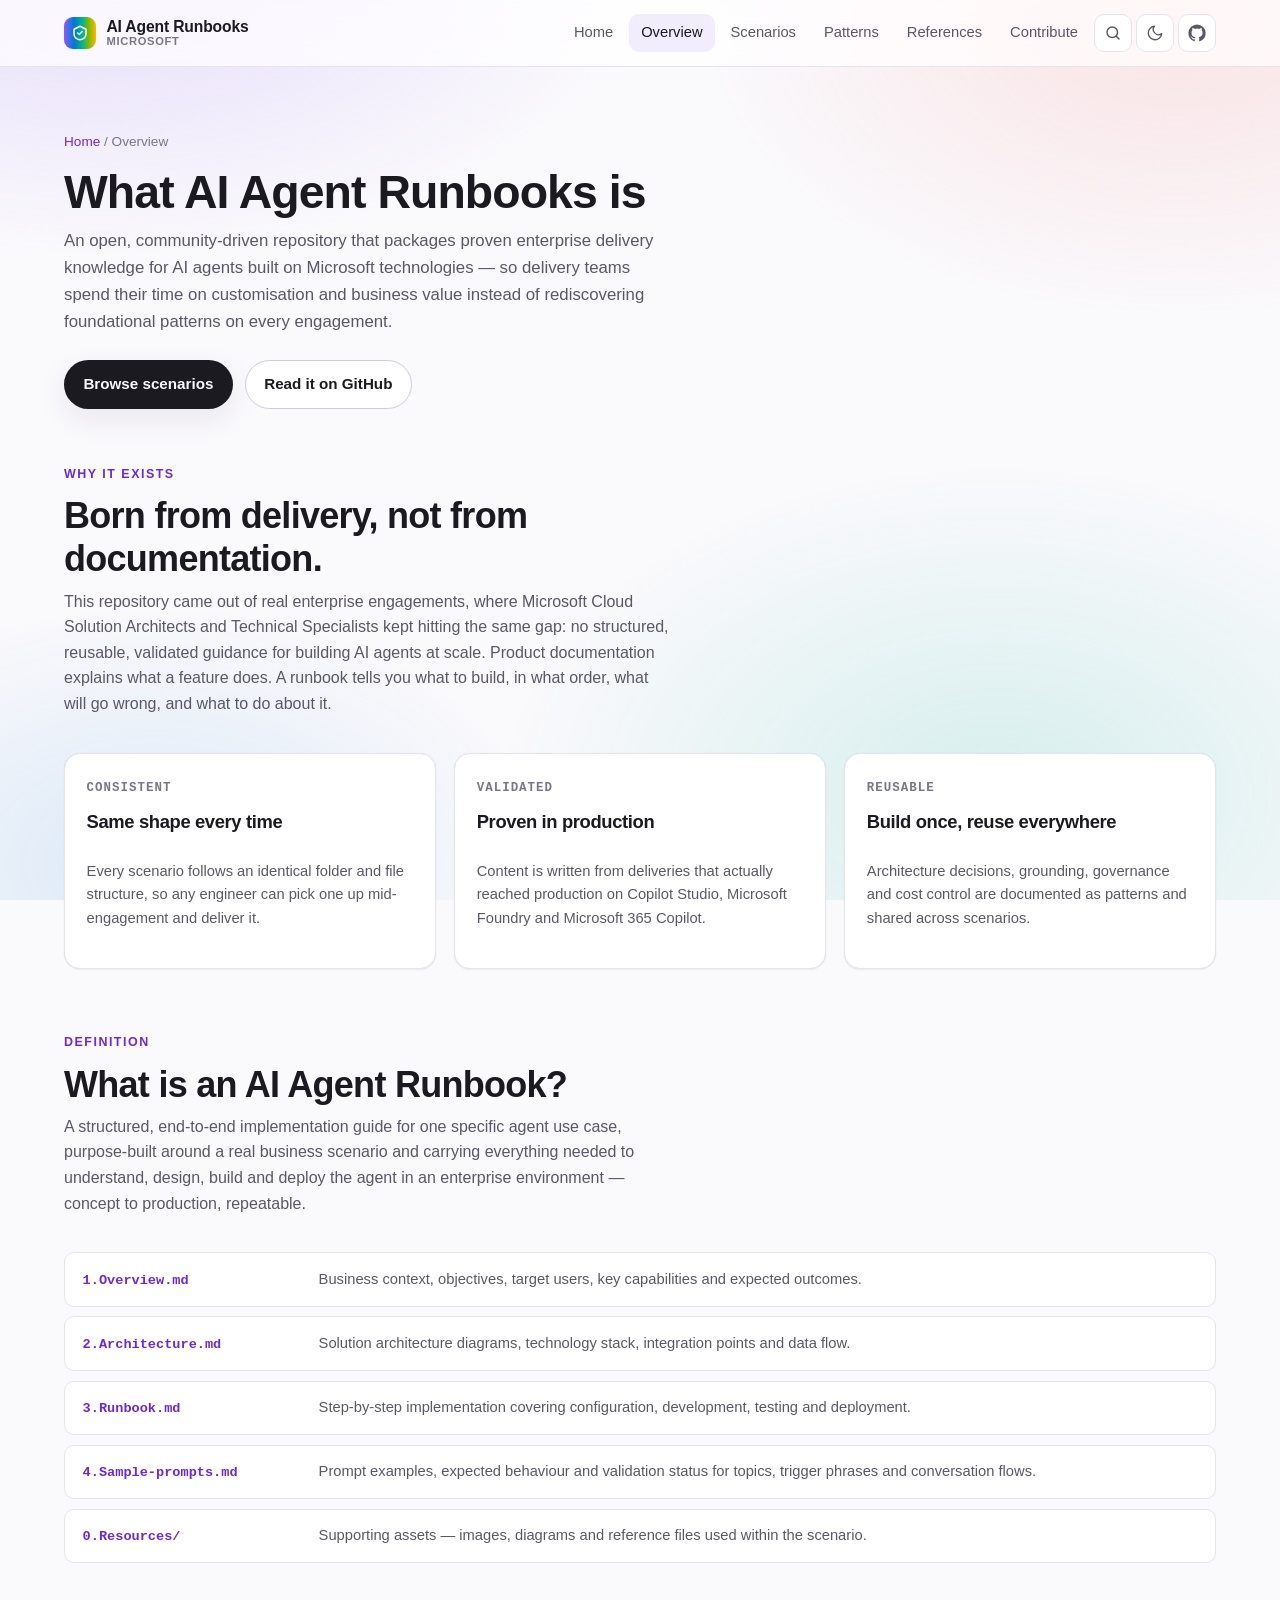
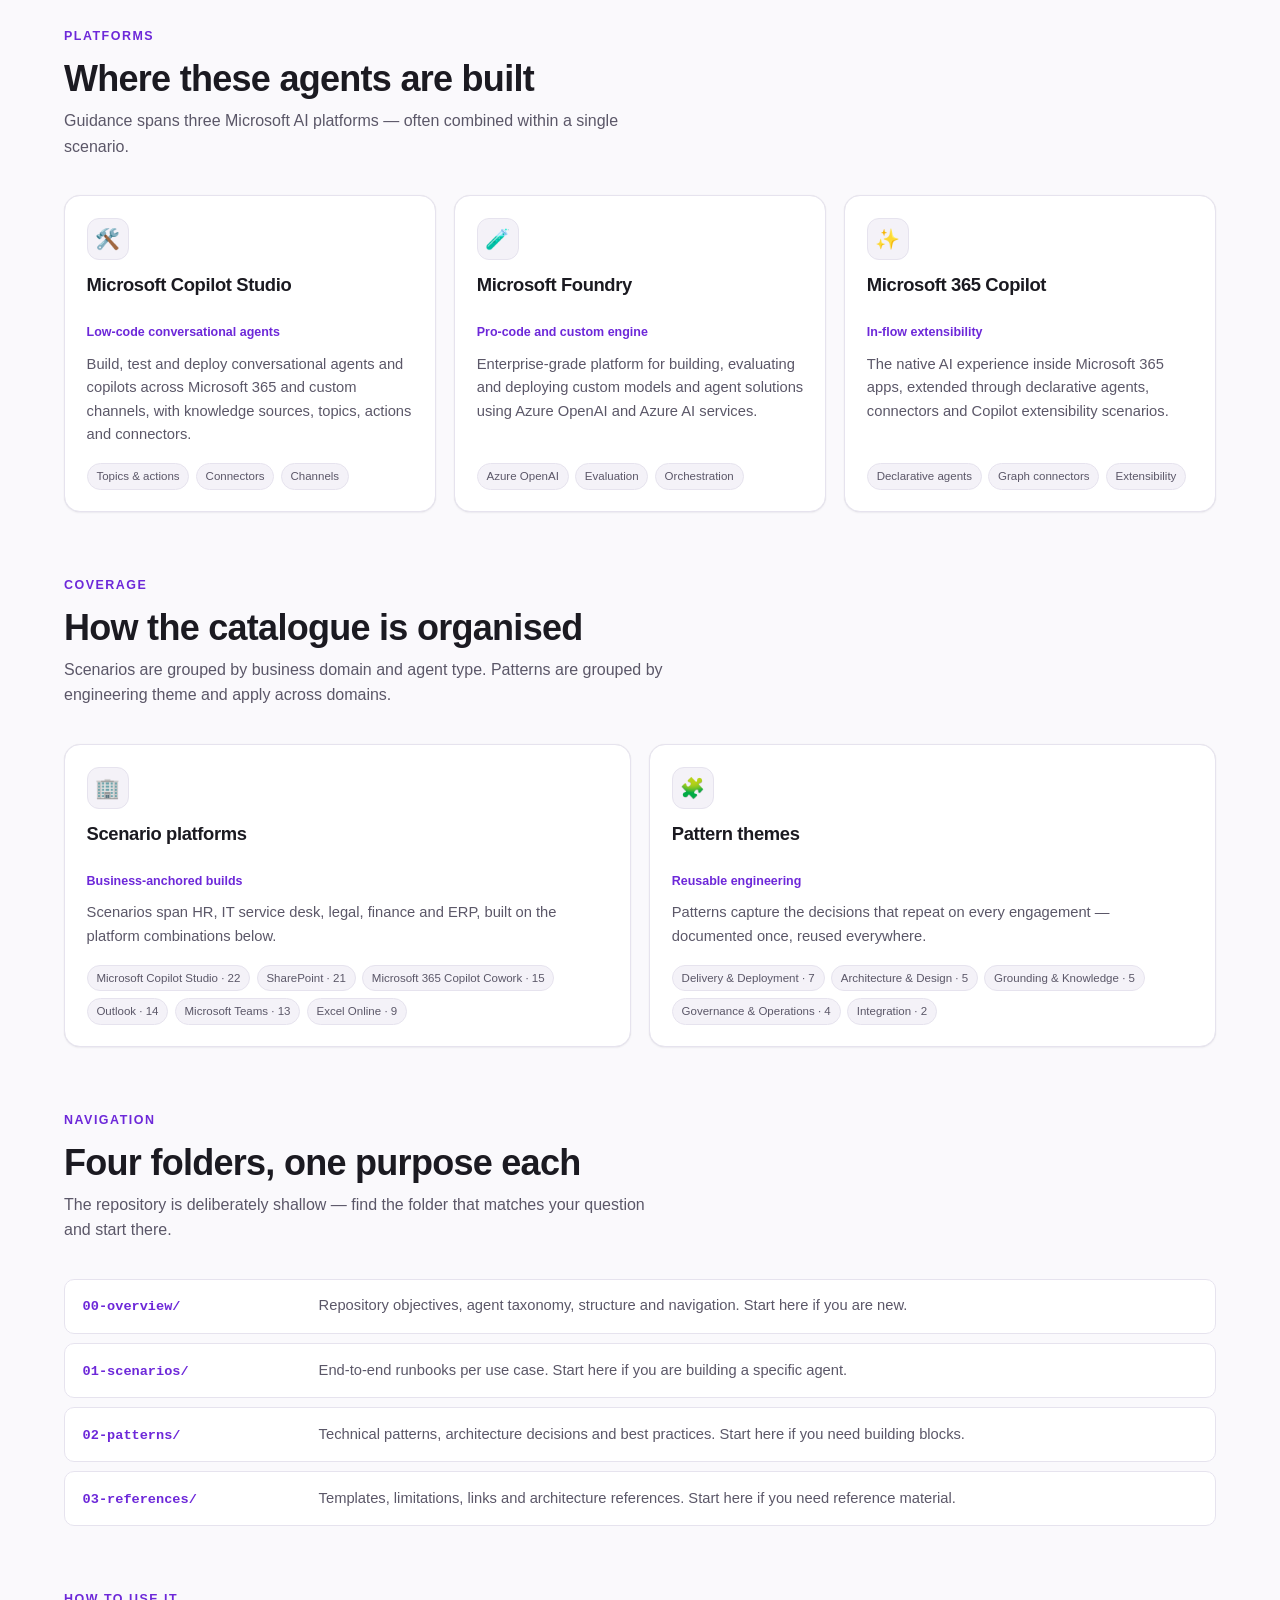
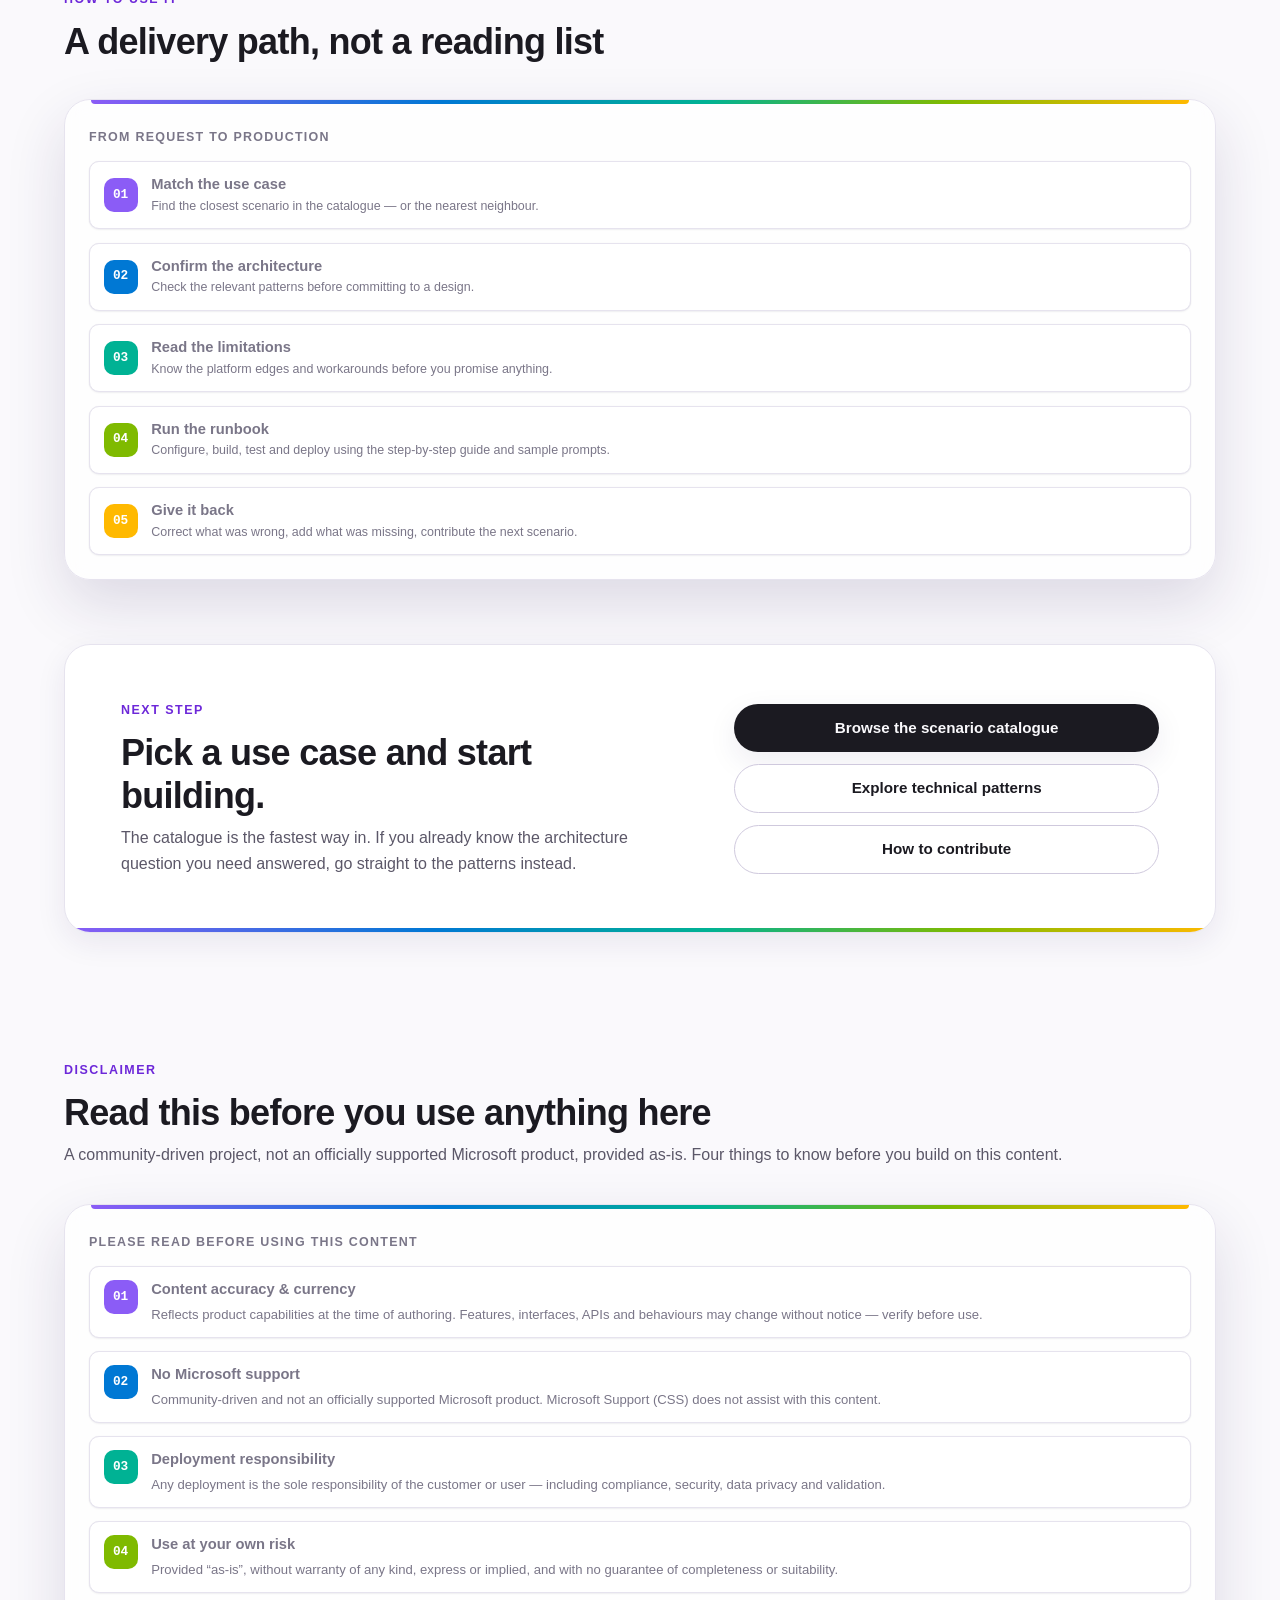
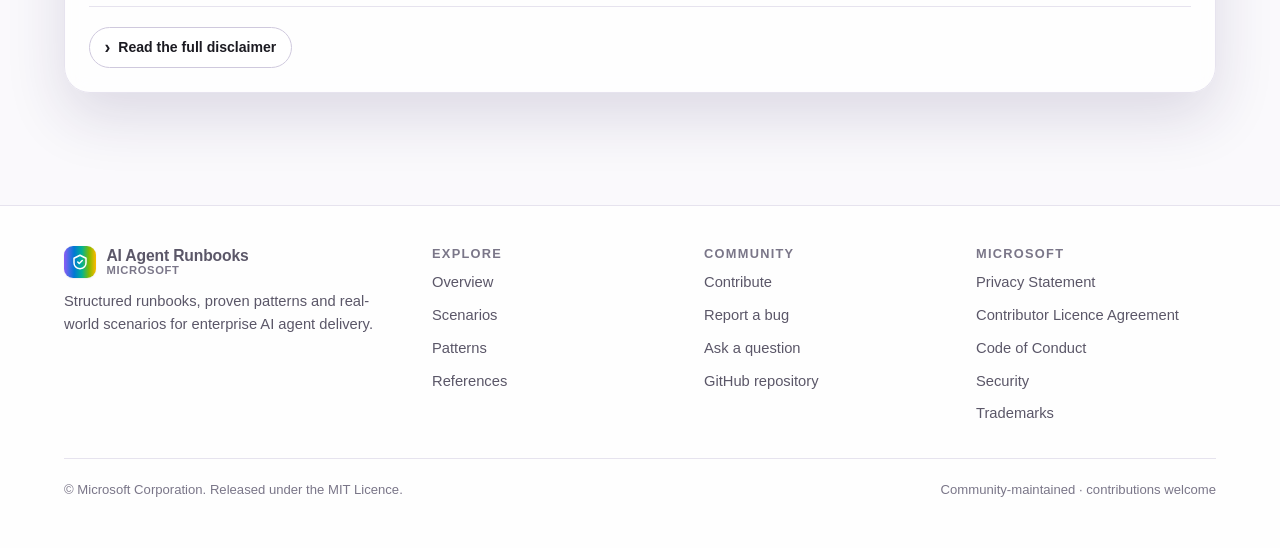
<file: docs/overview.html>
<!DOCTYPE html>
<html lang="en" data-theme="light">
<head>
<meta charset="UTF-8">
<meta name="viewport" content="width=device-width, initial-scale=1">
<title>Overview — AI Agent Runbooks</title>
<meta name="description" content="What AI Agent Runbooks is, what a runbook contains, the Microsoft platforms it covers, how the repository is organised and where to start.">
<meta property="og:title" content="Overview — AI Agent Runbooks">
<meta property="og:description" content="What AI Agent Runbooks is, what a runbook contains, the platforms it covers and how to navigate the repository.">
<meta property="og:type" content="article">
<link rel="icon" href="data:image/svg+xml,<svg xmlns='http://www.w3.org/2000/svg' viewBox='0 0 32 32'><defs><linearGradient id='g' x1='0' x2='1'><stop offset='0' stop-color='%238b5cf6'/><stop offset='.5' stop-color='%230078d4'/><stop offset='1' stop-color='%2300b294'/></linearGradient></defs><rect width='32' height='32' rx='9' fill='url(%23g)'/></svg>">
<link rel="stylesheet" href="assets/styles.css">
<script>
  (function () {
    var stored = null;
    try { stored = localStorage.getItem("arb-theme"); } catch (e) {}
    var theme = stored || (window.matchMedia("(prefers-color-scheme: dark)").matches ? "dark" : "light");
    document.documentElement.setAttribute("data-theme", theme);
  })();
</script>
</head>
<body>

<header class="site-header">
  <div class="wrap bar">
    <a class="brand" href="index.html">
      <span class="mark" aria-hidden="true">
        <svg viewBox="0 0 24 24" fill="none" stroke="white" stroke-width="2" stroke-linecap="round" stroke-linejoin="round"><path d="M12 3 4 7v6c0 4.4 3.4 7.4 8 8 4.6-.6 8-3.6 8-8V7l-8-4Z"/><path d="m9 12 2 2 4-4"/></svg>
      </span>
      <span class="name"><strong>AI Agent Runbooks</strong><span>Microsoft</span></span>
    </a>
    <button class="icon-btn nav-toggle" type="button" aria-expanded="false" aria-label="Toggle navigation"></button>
    <nav class="nav">
      <a class="navlink" href="index.html">Home</a>
      <a class="navlink" href="overview.html">Overview</a>
      <a class="navlink" href="scenarios.html">Scenarios</a>
      <a class="navlink" href="patterns.html">Patterns</a>
      <a class="navlink" href="references.html">References</a>
      <a class="navlink" href="contribute.html">Contribute</a>
      <button class="icon-btn" type="button" data-global-search data-search-icon aria-label="Search the site" aria-haspopup="dialog" aria-controls="site-search-dialog"></button>
      <button class="icon-btn" type="button" data-theme-toggle aria-label="Toggle theme"></button>
      <a class="icon-btn" href="https://github.com/microsoft/ai-agent-runbooks" target="_blank" rel="noopener" aria-label="Open the repository on GitHub" data-github-icon></a>
    </nav>
  </div>
</header>

<main>
  <section class="page-head">
    <div class="wrap">
      <div class="crumbs"><a href="index.html">Home</a> / Overview</div>
      <h1>What AI Agent Runbooks is</h1>
      <p>
        An open, community-driven repository that packages proven enterprise delivery knowledge for AI agents
        built on Microsoft technologies — so delivery teams spend their time on customisation and business
        value instead of rediscovering foundational patterns on every engagement.
      </p>
      <div class="hero-actions" style="margin-top:1.5rem">
        <a class="btn btn-primary" href="scenarios.html">Browse scenarios</a>
        <a class="btn btn-ghost" href="https://github.com/microsoft/ai-agent-runbooks/tree/main/00-overview" target="_blank" rel="noopener">Read it on GitHub</a>
      </div>
    </div>
  </section>

  <!-- WHY -->
  <section class="section" style="padding-top:2rem">
    <div class="wrap">
      <div class="section-head">
        <div class="kicker">Why it exists</div>
        <h2>Born from delivery, not from documentation.</h2>
        <p class="muted">
          This repository came out of real enterprise engagements, where Microsoft Cloud Solution Architects and
          Technical Specialists kept hitting the same gap: no structured, reusable, validated guidance for
          building AI agents at scale. Product documentation explains what a feature does. A runbook tells you
          what to build, in what order, what will go wrong, and what to do about it.
        </p>
      </div>

      <div class="grid grid-3">
        <div class="card pillar">
          <div class="step">CONSISTENT</div>
          <h3>Same shape every time</h3>
          <p>Every scenario follows an identical folder and file structure, so any engineer can pick one up mid-engagement and deliver it.</p>
        </div>
        <div class="card pillar">
          <div class="step">VALIDATED</div>
          <h3>Proven in production</h3>
          <p>Content is written from deliveries that actually reached production on Copilot Studio, Microsoft Foundry and Microsoft 365 Copilot.</p>
        </div>
        <div class="card pillar">
          <div class="step">REUSABLE</div>
          <h3>Build once, reuse everywhere</h3>
          <p>Architecture decisions, grounding, governance and cost control are documented as patterns and shared across scenarios.</p>
        </div>
      </div>
    </div>
  </section>

  <!-- WHAT IS A RUNBOOK -->
  <section class="section" style="padding-top:0">
    <div class="wrap">
      <div class="section-head">
        <div class="kicker">Definition</div>
        <h2>What is an AI Agent Runbook?</h2>
        <p class="muted">
          A structured, end-to-end implementation guide for one specific agent use case, purpose-built around a
          real business scenario and carrying everything needed to understand, design, build and deploy the agent
          in an enterprise environment — concept to production, repeatable.
        </p>
      </div>
      <div class="anatomy" id="anatomy"></div>
    </div>
  </section>

  <!-- PLATFORMS -->
  <section class="section" style="padding-top:0">
    <div class="wrap">
      <div class="section-head">
        <div class="kicker">Platforms</div>
        <h2>Where these agents are built</h2>
        <p class="muted">Guidance spans three Microsoft AI platforms — often combined within a single scenario.</p>
      </div>
      <div class="grid grid-3">
        <div class="card">
          <div class="card-icon" aria-hidden="true">🛠️</div>
          <h3>Microsoft Copilot Studio</h3>
          <div class="type">Low-code conversational agents</div>
          <p>Build, test and deploy conversational agents and copilots across Microsoft 365 and custom channels, with knowledge sources, topics, actions and connectors.</p>
          <div class="foot"><span class="tag">Topics &amp; actions</span><span class="tag">Connectors</span><span class="tag">Channels</span></div>
        </div>
        <div class="card">
          <div class="card-icon" aria-hidden="true">🧪</div>
          <h3>Microsoft Foundry</h3>
          <div class="type">Pro-code and custom engine</div>
          <p>Enterprise-grade platform for building, evaluating and deploying custom models and agent solutions using Azure OpenAI and Azure AI services.</p>
          <div class="foot"><span class="tag">Azure OpenAI</span><span class="tag">Evaluation</span><span class="tag">Orchestration</span></div>
        </div>
        <div class="card">
          <div class="card-icon" aria-hidden="true">✨</div>
          <h3>Microsoft 365 Copilot</h3>
          <div class="type">In-flow extensibility</div>
          <p>The native AI experience inside Microsoft 365 apps, extended through declarative agents, connectors and Copilot extensibility scenarios.</p>
          <div class="foot"><span class="tag">Declarative agents</span><span class="tag">Graph connectors</span><span class="tag">Extensibility</span></div>
        </div>
      </div>
    </div>
  </section>

  <!-- TAXONOMY / COVERAGE -->
  <section class="section" style="padding-top:0">
    <div class="wrap">
      <div class="section-head">
        <div class="kicker">Coverage</div>
        <h2>How the catalogue is organised</h2>
        <p class="muted">
          Scenarios are grouped by business domain and agent type. Patterns are grouped by engineering theme and
          apply across domains.
        </p>
      </div>
      <div class="grid grid-2">
        <div class="card">
          <div class="card-icon" aria-hidden="true">🏢</div>
          <h3>Scenario platforms</h3>
          <div class="type">Business-anchored builds</div>
          <p>Scenarios span HR, IT service desk, legal, finance and ERP, built on the platform combinations below.</p>
          <div class="foot" id="scenario-platforms"></div>
        </div>
        <div class="card">
          <div class="card-icon" aria-hidden="true">🧩</div>
          <h3>Pattern themes</h3>
          <div class="type">Reusable engineering</div>
          <p>Patterns capture the decisions that repeat on every engagement — documented once, reused everywhere.</p>
          <div class="foot" id="pattern-themes"></div>
        </div>
      </div>
    </div>
  </section>

  <!-- REPOSITORY MAP -->
  <section class="section" style="padding-top:0">
    <div class="wrap">
      <div class="section-head">
        <div class="kicker">Navigation</div>
        <h2>Four folders, one purpose each</h2>
        <p class="muted">The repository is deliberately shallow — find the folder that matches your question and start there.</p>
      </div>
      <div class="anatomy">
        <div class="anatomy-row"><code>00-overview/</code><span>Repository objectives, agent taxonomy, structure and navigation. Start here if you are new.</span></div>
        <div class="anatomy-row"><code>01-scenarios/</code><span>End-to-end runbooks per use case. Start here if you are building a specific agent.</span></div>
        <div class="anatomy-row"><code>02-patterns/</code><span>Technical patterns, architecture decisions and best practices. Start here if you need building blocks.</span></div>
        <div class="anatomy-row"><code>03-references/</code><span>Templates, limitations, links and architecture references. Start here if you need reference material.</span></div>
      </div>
    </div>
  </section>

  <!-- HOW TO USE -->
  <section class="section" style="padding-top:0">
    <div class="wrap">
      <div class="section-head">
        <div class="kicker">How to use it</div>
        <h2>A delivery path, not a reading list</h2>
      </div>
      <div class="hero-art" aria-label="Delivery path">
        <div class="art-head">From request to production</div>
        <div class="art-step"><span class="n">01</span><span><strong>Match the use case</strong><span>Find the closest scenario in the catalogue — or the nearest neighbour.</span></span></div>
        <div class="art-step"><span class="n">02</span><span><strong>Confirm the architecture</strong><span>Check the relevant patterns before committing to a design.</span></span></div>
        <div class="art-step"><span class="n">03</span><span><strong>Read the limitations</strong><span>Know the platform edges and workarounds before you promise anything.</span></span></div>
        <div class="art-step"><span class="n">04</span><span><strong>Run the runbook</strong><span>Configure, build, test and deploy using the step-by-step guide and sample prompts.</span></span></div>
        <div class="art-step"><span class="n">05</span><span><strong>Give it back</strong><span>Correct what was wrong, add what was missing, contribute the next scenario.</span></span></div>
      </div>
    </div>
  </section>

  <!-- CTA -->
  <section class="section" style="padding-top:0">
    <div class="wrap">
      <div class="cta">
        <div class="cta-grid">
          <div>
            <div style="font-size:.78rem;font-weight:700;letter-spacing:.12em;text-transform:uppercase;color:var(--accent);margin-bottom:.6rem">Next step</div>
            <h2>Pick a use case and start building.</h2>
            <p style="margin-bottom:0">
              The catalogue is the fastest way in. If you already know the architecture question you need
              answered, go straight to the patterns instead.
            </p>
          </div>
          <div class="actions">
            <a class="btn btn-primary" href="scenarios.html">Browse the scenario catalogue</a>
            <a class="btn btn-ghost" href="patterns.html">Explore technical patterns</a>
            <a class="btn btn-ghost" href="contribute.html">How to contribute</a>
          </div>
        </div>
      </div>
    </div>
  </section>
  <!-- DISCLAIMER -->
  <section class="section disclaimer-section">
    <div class="wrap">
      <div class="section-head">
        <div class="kicker">Disclaimer</div>
        <h2>Read this before you use anything here</h2>
        <p class="muted">
          A community-driven project, not an officially supported Microsoft product, provided as-is.
          Four things to know before you build on this content.
        </p>
      </div>

      <div class="hero-art disclaimer-panel" aria-label="Disclaimer">
        <div class="art-head">Please read before using this content</div>
        <div class="art-step">
          <span class="n">01</span>
          <span><strong>Content accuracy &amp; currency</strong><span>Reflects product capabilities at the time of authoring. Features, interfaces, APIs and behaviours may change without notice — verify before use.</span></span>
        </div>
        <div class="art-step">
          <span class="n">02</span>
          <span><strong>No Microsoft support</strong><span>Community-driven and not an officially supported Microsoft product. Microsoft Support (CSS) does not assist with this content.</span></span>
        </div>
        <div class="art-step">
          <span class="n">03</span>
          <span><strong>Deployment responsibility</strong><span>Any deployment is the sole responsibility of the customer or user — including compliance, security, data privacy and validation.</span></span>
        </div>
        <div class="art-step">
          <span class="n">04</span>
          <span><strong>Use at your own risk</strong><span>Provided “as-is”, without warranty of any kind, express or implied, and with no guarantee of completeness or suitability.</span></span>
        </div>

        <details class="disclaimer-full">
          <summary><span class="chev" aria-hidden="true">›</span> Read the full disclaimer</summary>
          <div class="disclaimer-body">
            <p><strong>Please read the following disclaimers carefully before using any content in this repository.</strong></p>

            <h4>1. Content accuracy and currency</h4>
            <p>
              The content, configurations, architecture diagrams, and implementation guidance included in this
              repository reflect information and product capabilities available <strong>at the time of authoring</strong>.
              Microsoft products and services — including Microsoft Copilot Studio, Azure AI Foundry, and
              Microsoft 365 Copilot — are continuously updated, and <strong>features, interfaces, APIs, and
              behaviors may change</strong> without notice following a product update or release.
            </p>
            <p>
              Users are responsible for verifying that the guidance in this repository remains applicable and
              accurate against the current version of the relevant Microsoft products and services before use in
              any project or production environment.
            </p>

            <h4>2. No Microsoft support</h4>
            <p>
              This repository is a <strong>community-driven project</strong> and is <strong>not an officially
              supported Microsoft product</strong>. Content is contributed and maintained by Microsoft employees
              and community members acting in a voluntary capacity.
            </p>
            <p>
              <strong>Microsoft Support (CSS) does not provide assistance, troubleshooting, or incident
              response</strong> for issues arising from the use of content in this repository. For official
              product support, please use the
              <a href="https://support.microsoft.com" target="_blank" rel="noopener">Microsoft Support portal</a>
              or your designated Microsoft support channel.
            </p>

            <h4>3. Deployment responsibility</h4>
            <p>
              Any deployment of AI Agent solutions derived from or informed by the content in this repository is
              <strong>the sole responsibility of the customer or user performing the deployment</strong>. This
              includes, but is not limited to:
            </p>
            <ul>
              <li>Ensuring compliance with applicable laws, regulations, and organizational policies</li>
              <li>Validating configurations, integrations, and data handling practices in your target environment</li>
              <li>Managing access controls, security configurations, and data privacy requirements</li>
              <li>Testing and validating agent behavior prior to production release</li>
            </ul>
            <p>
              Microsoft and the contributors to this repository <strong>assume no liability</strong> for any
              damages, data loss, service disruption, or compliance violations resulting from the use or
              deployment of content from this repository.
            </p>

            <h4>4. General use at own risk</h4>
            <p>
              This repository is provided <strong>“as-is”</strong>, without warranty of any kind, express or
              implied. The authors and contributors make no representations or guarantees regarding the
              completeness, reliability, suitability, or availability of any content within this repository for
              any particular purpose. <strong>Use of this repository and its contents is entirely at your own
              risk.</strong>
            </p>

            <p class="disclaimer-note">
              Source of record:
              <a href="https://github.com/microsoft/ai-agent-runbooks/tree/main/00-overview#disclaimer" target="_blank" rel="noopener">00-overview · Disclaimer</a>.
              Trademark guidance is covered by
              <a href="https://www.microsoft.com/en-us/legal/intellectualproperty/trademarks/usage/general" target="_blank" rel="noopener">Microsoft’s Trademark &amp; Brand Guidelines</a>.
            </p>
          </div>
        </details>
      </div>
    </div>
  </section>

</main>

<footer class="site-footer">
  <div class="wrap">
    <div class="footer-grid">
      <div>
        <a class="brand" href="index.html" style="margin-bottom:.75rem">
          <span class="mark" aria-hidden="true">
            <svg viewBox="0 0 24 24" fill="none" stroke="white" stroke-width="2" stroke-linecap="round" stroke-linejoin="round"><path d="M12 3 4 7v6c0 4.4 3.4 7.4 8 8 4.6-.6 8-3.6 8-8V7l-8-4Z"/><path d="m9 12 2 2 4-4"/></svg>
          </span>
          <span class="name"><strong>AI Agent Runbooks</strong><span>Microsoft</span></span>
        </a>
        <p class="muted" style="font-size:.92rem;max-width:38ch">
          Structured runbooks, proven patterns and real-world scenarios for enterprise AI agent delivery.
        </p>
      </div>
      <div>
        <h4>Explore</h4>
        <ul>
          <li><a href="overview.html">Overview</a></li>
          <li><a href="scenarios.html">Scenarios</a></li>
          <li><a href="patterns.html">Patterns</a></li>
          <li><a href="references.html">References</a></li>
        </ul>
      </div>
      <div>
        <h4>Community</h4>
        <ul>
          <li><a href="contribute.html">Contribute</a></li>
          <li><a href="https://github.com/microsoft/ai-agent-runbooks/issues/new?template=bug_report.yml" target="_blank" rel="noopener">Report a bug</a></li>
          <li><a href="https://github.com/microsoft/ai-agent-runbooks/issues/new?template=question.yml" target="_blank" rel="noopener">Ask a question</a></li>
          <li><a href="https://github.com/microsoft/ai-agent-runbooks" target="_blank" rel="noopener">GitHub repository</a></li>
        </ul>
      </div>
      <div>
        <h4>Microsoft</h4>
        <ul>
          <li><a href="https://go.microsoft.com/fwlink/?LinkId=521839" target="_blank" rel="noopener">Privacy Statement</a></li>
          <li><a href="https://cla.opensource.microsoft.com" target="_blank" rel="noopener">Contributor Licence Agreement</a></li>
          <li><a href="https://opensource.microsoft.com/codeofconduct/" target="_blank" rel="noopener">Code of Conduct</a></li>
          <li><a href="https://github.com/microsoft/ai-agent-runbooks/blob/main/SECURITY.md" target="_blank" rel="noopener">Security</a></li>
          <li><a href="https://www.microsoft.com/legal/intellectualproperty/trademarks/usage/general" target="_blank" rel="noopener">Trademarks</a></li>
        </ul>
      </div>
    </div>
    <div class="legal">
      <span>© Microsoft Corporation. Released under the MIT Licence.</span>
      <span>Community-maintained · contributions welcome</span>
    </div>
  </div>
</footer>

<script src="assets/data.js"></script>
<script src="assets/app.js"></script>
<script>
  (function () {
    document.getElementById("anatomy").innerHTML = RUNBOOK_ANATOMY.map(function (a) {
      return '<div class="anatomy-row"><code>' + esc(a.file) + "</code><span>" + esc(a.desc) + "</span></div>";
    }).join("");

    function countBy(list, key) {
      var counts = {};
      list.forEach(function (it) {
        var v = it[key];
        (Array.isArray(v) ? v : [v]).forEach(function (x) { counts[x] = (counts[x] || 0) + 1; });
      });
      return Object.keys(counts)
        .sort(function (a, b) { return counts[b] - counts[a] || a.localeCompare(b); })
        .slice(0, 6)
        .map(function (k) { return '<span class="tag">' + esc(k) + ' <span aria-hidden="true">·</span> ' + counts[k] + "</span>"; })
        .join("");
    }

    document.getElementById("scenario-platforms").innerHTML = countBy(SCENARIOS, "tech");
    document.getElementById("pattern-themes").innerHTML = countBy(PATTERNS, "theme");
  })();
</script>

</body>
</html>
</file>
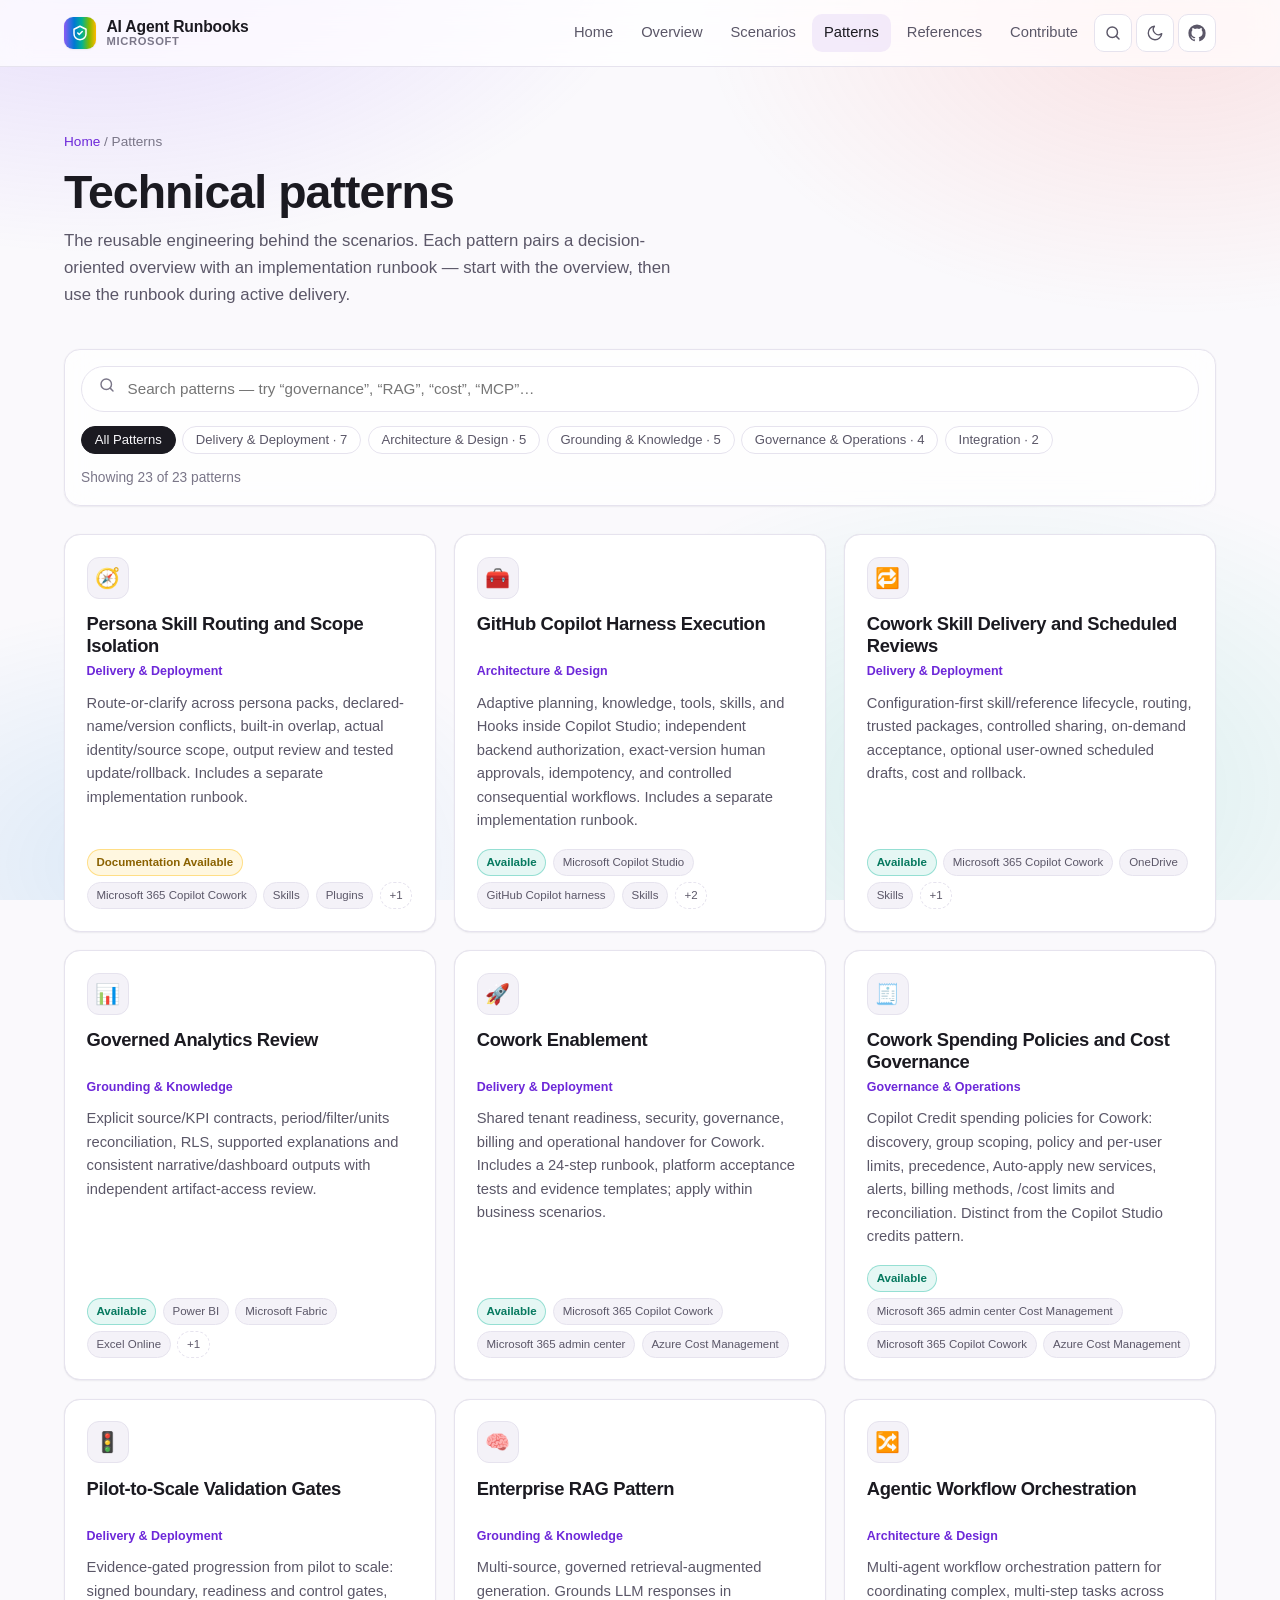
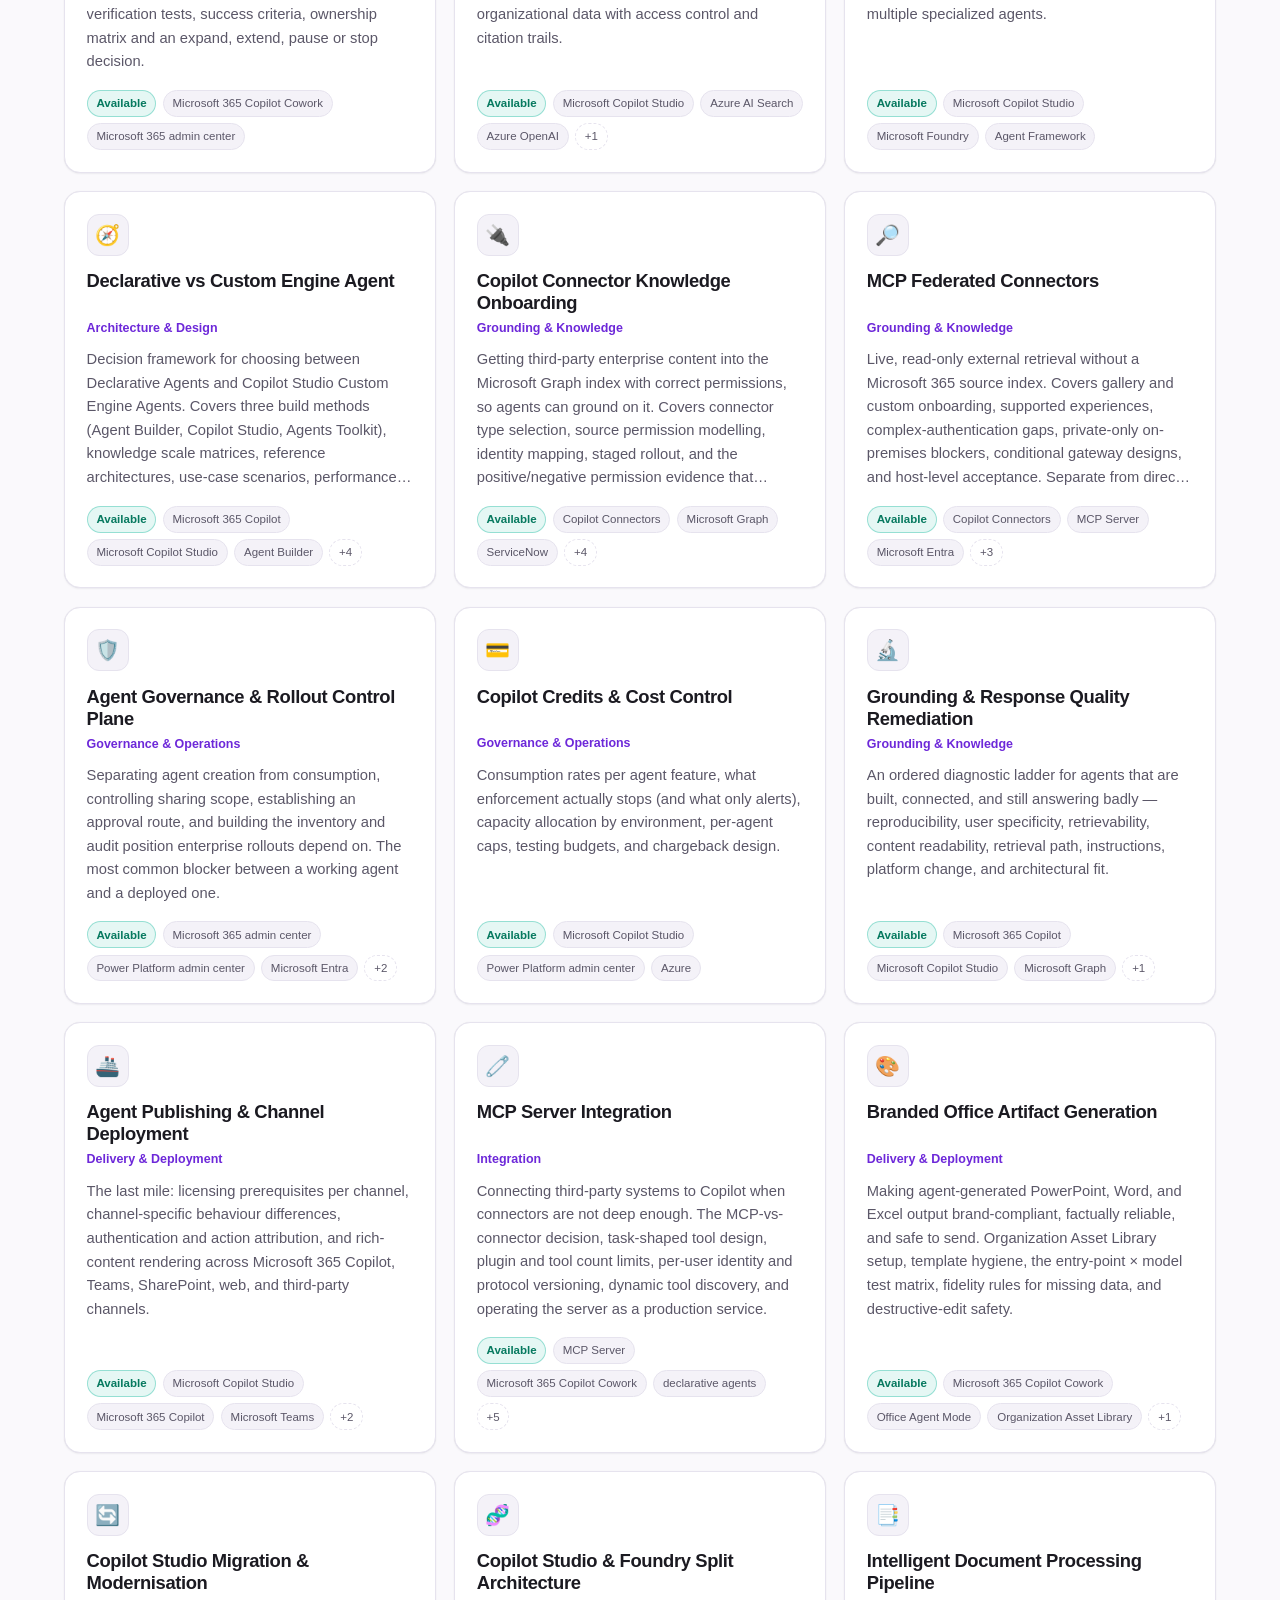
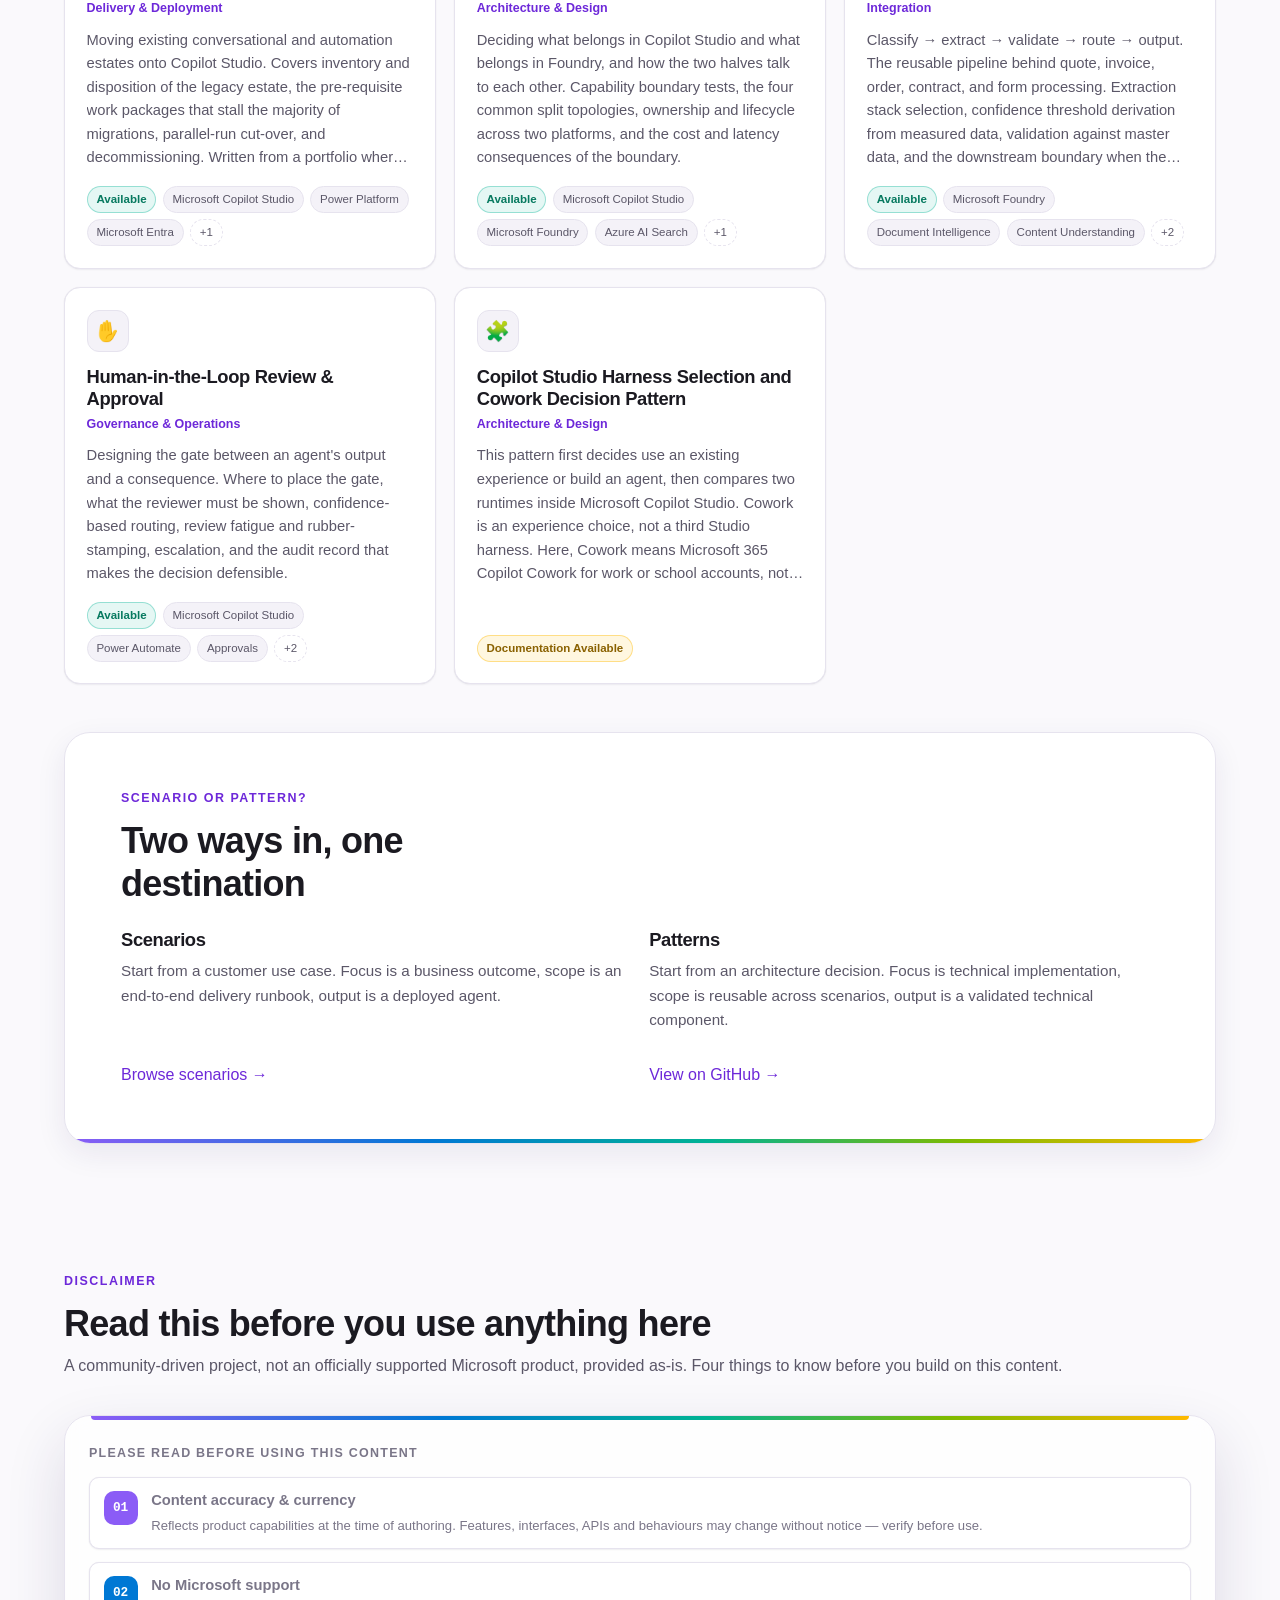
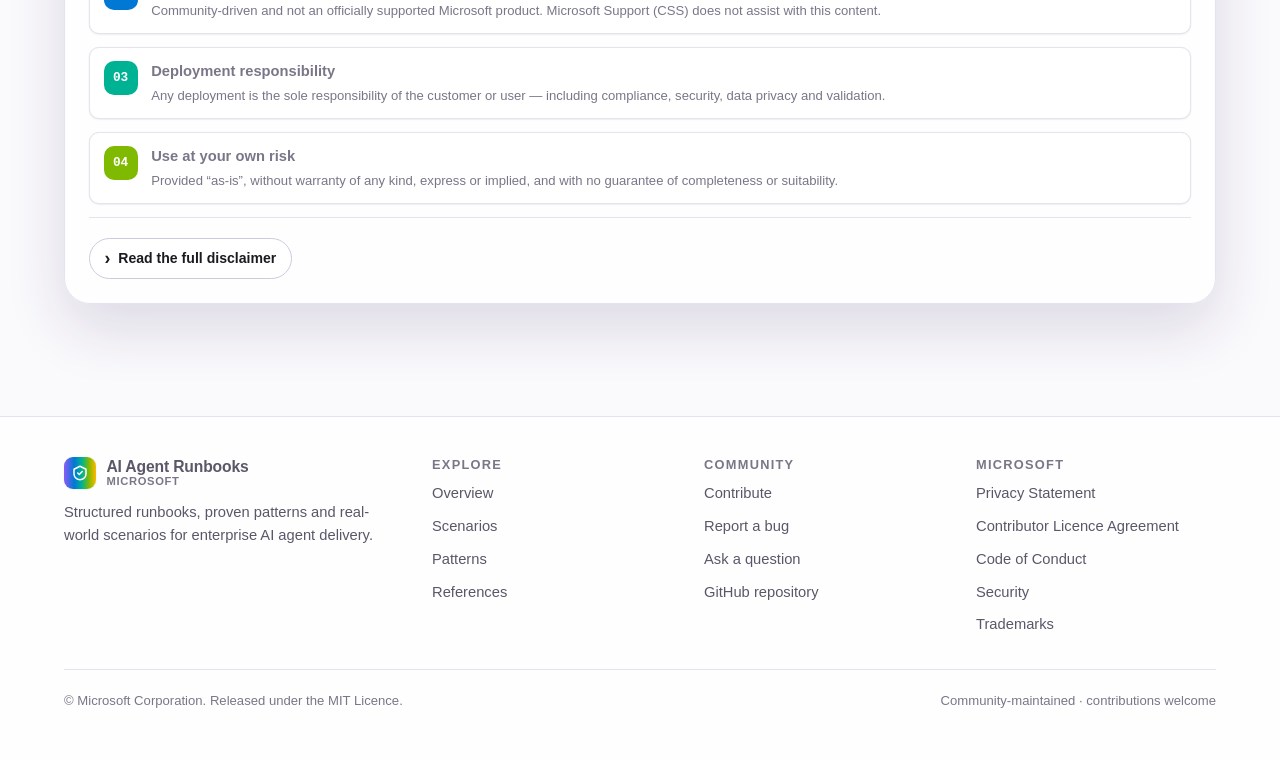
<file: docs/patterns.html>
<!DOCTYPE html>
<html lang="en" data-theme="light">
<head>
<meta charset="UTF-8">
<meta name="viewport" content="width=device-width, initial-scale=1">
<title>Technical patterns — AI Agent Runbooks</title>
<meta name="description" content="Validated technical patterns for AI agent delivery: RAG, orchestration, governance, MCP integration, cost control, publishing and human-in-the-loop review.">
<link rel="icon" href="data:image/svg+xml,<svg xmlns='http://www.w3.org/2000/svg' viewBox='0 0 32 32'><defs><linearGradient id='g' x1='0' x2='1'><stop offset='0' stop-color='%238b5cf6'/><stop offset='.5' stop-color='%230078d4'/><stop offset='1' stop-color='%2300b294'/></linearGradient></defs><rect width='32' height='32' rx='9' fill='url(%23g)'/></svg>">
<link rel="stylesheet" href="assets/styles.css">
<script>
  (function () {
    var stored = null;
    try { stored = localStorage.getItem("arb-theme"); } catch (e) {}
    var theme = stored || (window.matchMedia("(prefers-color-scheme: dark)").matches ? "dark" : "light");
    document.documentElement.setAttribute("data-theme", theme);
  })();
</script>
</head>
<body>

<header class="site-header">
  <div class="wrap bar">
    <a class="brand" href="index.html">
      <span class="mark" aria-hidden="true">
        <svg viewBox="0 0 24 24" fill="none" stroke="white" stroke-width="2" stroke-linecap="round" stroke-linejoin="round"><path d="M12 3 4 7v6c0 4.4 3.4 7.4 8 8 4.6-.6 8-3.6 8-8V7l-8-4Z"/><path d="m9 12 2 2 4-4"/></svg>
      </span>
      <span class="name"><strong>AI Agent Runbooks</strong><span>Microsoft</span></span>
    </a>
    <button class="icon-btn nav-toggle" type="button" aria-expanded="false" aria-label="Toggle navigation"></button>
    <nav class="nav">
      <a class="navlink" href="index.html">Home</a>
      <a class="navlink" href="overview.html">Overview</a>
      <a class="navlink" href="scenarios.html">Scenarios</a>
      <a class="navlink" href="patterns.html">Patterns</a>
      <a class="navlink" href="references.html">References</a>
      <a class="navlink" href="contribute.html">Contribute</a>
      <button class="icon-btn" type="button" data-global-search data-search-icon aria-label="Search the site" aria-haspopup="dialog" aria-controls="site-search-dialog"></button>
      <button class="icon-btn" type="button" data-theme-toggle aria-label="Toggle theme"></button>
      <a class="icon-btn" href="https://github.com/microsoft/ai-agent-runbooks" target="_blank" rel="noopener" aria-label="Open the repository on GitHub" data-github-icon></a>
    </nav>
  </div>
</header>

<main>
  <section class="page-head">
    <div class="wrap">
      <div class="crumbs"><a href="index.html">Home</a> / Patterns</div>
      <h1>Technical patterns</h1>
      <p>
        The reusable engineering behind the scenarios. Each pattern pairs a decision-oriented overview with an
        implementation runbook — start with the overview, then use the runbook during active delivery.
      </p>
    </div>
  </section>

  <section style="padding-bottom:4rem">
    <div class="wrap">
      <div class="toolbar">
        <label class="search">
          <span data-search-icon aria-hidden="true"></span>
          <input id="pattern-search" type="search" placeholder="Search patterns — try “governance”, “RAG”, “cost”, “MCP”…" aria-label="Search patterns">
        </label>
        <div class="filters" id="pattern-filters"></div>
        <div class="result-count" id="pattern-count" role="status" aria-live="polite"></div>
      </div>

      <div class="grid grid-3" id="pattern-grid"></div>

      <div class="cta" style="margin-top:3rem">
        <div style="font-size:.78rem;font-weight:700;letter-spacing:.12em;text-transform:uppercase;color:var(--accent);margin-bottom:.6rem">Scenario or pattern?</div>
        <h2>Two ways in, one destination</h2>
        <div class="grid grid-2" style="margin-top:1.5rem">
          <div class="compare-col">
            <h3>Scenarios</h3>
            <p class="muted" style="font-size:.95rem">
              Start from a customer use case. Focus is a business outcome, scope is an end-to-end delivery
              runbook, output is a deployed agent.
            </p>
            <a href="scenarios.html">Browse scenarios →</a>
          </div>
          <div class="compare-col">
            <h3>Patterns</h3>
            <p class="muted" style="font-size:.95rem">
              Start from an architecture decision. Focus is technical implementation, scope is reusable across
              scenarios, output is a validated technical component.
            </p>
            <a href="https://github.com/microsoft/ai-agent-runbooks/tree/main/02-patterns" target="_blank" rel="noopener">View on GitHub →</a>
          </div>
        </div>
      </div>
    </div>
  </section>
  <!-- DISCLAIMER -->
  <section class="section disclaimer-section">
    <div class="wrap">
      <div class="section-head">
        <div class="kicker">Disclaimer</div>
        <h2>Read this before you use anything here</h2>
        <p class="muted">
          A community-driven project, not an officially supported Microsoft product, provided as-is.
          Four things to know before you build on this content.
        </p>
      </div>

      <div class="hero-art disclaimer-panel" aria-label="Disclaimer">
        <div class="art-head">Please read before using this content</div>
        <div class="art-step">
          <span class="n">01</span>
          <span><strong>Content accuracy &amp; currency</strong><span>Reflects product capabilities at the time of authoring. Features, interfaces, APIs and behaviours may change without notice — verify before use.</span></span>
        </div>
        <div class="art-step">
          <span class="n">02</span>
          <span><strong>No Microsoft support</strong><span>Community-driven and not an officially supported Microsoft product. Microsoft Support (CSS) does not assist with this content.</span></span>
        </div>
        <div class="art-step">
          <span class="n">03</span>
          <span><strong>Deployment responsibility</strong><span>Any deployment is the sole responsibility of the customer or user — including compliance, security, data privacy and validation.</span></span>
        </div>
        <div class="art-step">
          <span class="n">04</span>
          <span><strong>Use at your own risk</strong><span>Provided “as-is”, without warranty of any kind, express or implied, and with no guarantee of completeness or suitability.</span></span>
        </div>

        <details class="disclaimer-full">
          <summary><span class="chev" aria-hidden="true">›</span> Read the full disclaimer</summary>
          <div class="disclaimer-body">
            <p><strong>Please read the following disclaimers carefully before using any content in this repository.</strong></p>

            <h4>1. Content accuracy and currency</h4>
            <p>
              The content, configurations, architecture diagrams, and implementation guidance included in this
              repository reflect information and product capabilities available <strong>at the time of authoring</strong>.
              Microsoft products and services — including Microsoft Copilot Studio, Azure AI Foundry, and
              Microsoft 365 Copilot — are continuously updated, and <strong>features, interfaces, APIs, and
              behaviors may change</strong> without notice following a product update or release.
            </p>
            <p>
              Users are responsible for verifying that the guidance in this repository remains applicable and
              accurate against the current version of the relevant Microsoft products and services before use in
              any project or production environment.
            </p>

            <h4>2. No Microsoft support</h4>
            <p>
              This repository is a <strong>community-driven project</strong> and is <strong>not an officially
              supported Microsoft product</strong>. Content is contributed and maintained by Microsoft employees
              and community members acting in a voluntary capacity.
            </p>
            <p>
              <strong>Microsoft Support (CSS) does not provide assistance, troubleshooting, or incident
              response</strong> for issues arising from the use of content in this repository. For official
              product support, please use the
              <a href="https://support.microsoft.com" target="_blank" rel="noopener">Microsoft Support portal</a>
              or your designated Microsoft support channel.
            </p>

            <h4>3. Deployment responsibility</h4>
            <p>
              Any deployment of AI Agent solutions derived from or informed by the content in this repository is
              <strong>the sole responsibility of the customer or user performing the deployment</strong>. This
              includes, but is not limited to:
            </p>
            <ul>
              <li>Ensuring compliance with applicable laws, regulations, and organizational policies</li>
              <li>Validating configurations, integrations, and data handling practices in your target environment</li>
              <li>Managing access controls, security configurations, and data privacy requirements</li>
              <li>Testing and validating agent behavior prior to production release</li>
            </ul>
            <p>
              Microsoft and the contributors to this repository <strong>assume no liability</strong> for any
              damages, data loss, service disruption, or compliance violations resulting from the use or
              deployment of content from this repository.
            </p>

            <h4>4. General use at own risk</h4>
            <p>
              This repository is provided <strong>“as-is”</strong>, without warranty of any kind, express or
              implied. The authors and contributors make no representations or guarantees regarding the
              completeness, reliability, suitability, or availability of any content within this repository for
              any particular purpose. <strong>Use of this repository and its contents is entirely at your own
              risk.</strong>
            </p>

            <p class="disclaimer-note">
              Source of record:
              <a href="https://github.com/microsoft/ai-agent-runbooks/tree/main/00-overview#disclaimer" target="_blank" rel="noopener">00-overview · Disclaimer</a>.
              Trademark guidance is covered by
              <a href="https://www.microsoft.com/en-us/legal/intellectualproperty/trademarks/usage/general" target="_blank" rel="noopener">Microsoft’s Trademark &amp; Brand Guidelines</a>.
            </p>
          </div>
        </details>
      </div>
    </div>
  </section>

</main>

<footer class="site-footer">
  <div class="wrap">
    <div class="footer-grid">
      <div>
        <a class="brand" href="index.html" style="margin-bottom:.75rem">
          <span class="mark" aria-hidden="true">
            <svg viewBox="0 0 24 24" fill="none" stroke="white" stroke-width="2" stroke-linecap="round" stroke-linejoin="round"><path d="M12 3 4 7v6c0 4.4 3.4 7.4 8 8 4.6-.6 8-3.6 8-8V7l-8-4Z"/><path d="m9 12 2 2 4-4"/></svg>
          </span>
          <span class="name"><strong>AI Agent Runbooks</strong><span>Microsoft</span></span>
        </a>
        <p class="muted" style="font-size:.92rem;max-width:38ch">
          Structured runbooks, proven patterns and real-world scenarios for enterprise AI agent delivery.
        </p>
      </div>
      <div>
        <h4>Explore</h4>
        <ul>
          <li><a href="overview.html">Overview</a></li>
          <li><a href="scenarios.html">Scenarios</a></li>
          <li><a href="patterns.html">Patterns</a></li>
          <li><a href="references.html">References</a></li>
        </ul>
      </div>
      <div>
        <h4>Community</h4>
        <ul>
          <li><a href="contribute.html">Contribute</a></li>
          <li><a href="https://github.com/microsoft/ai-agent-runbooks/issues/new?template=bug_report.yml" target="_blank" rel="noopener">Report a bug</a></li>
          <li><a href="https://github.com/microsoft/ai-agent-runbooks/issues/new?template=question.yml" target="_blank" rel="noopener">Ask a question</a></li>
          <li><a href="https://github.com/microsoft/ai-agent-runbooks" target="_blank" rel="noopener">GitHub repository</a></li>
        </ul>
      </div>
      <div>
        <h4>Microsoft</h4>
        <ul>
          <li><a href="https://go.microsoft.com/fwlink/?LinkId=521839" target="_blank" rel="noopener">Privacy Statement</a></li>
          <li><a href="https://cla.opensource.microsoft.com" target="_blank" rel="noopener">Contributor Licence Agreement</a></li>
          <li><a href="https://opensource.microsoft.com/codeofconduct/" target="_blank" rel="noopener">Code of Conduct</a></li>
          <li><a href="https://github.com/microsoft/ai-agent-runbooks/blob/main/SECURITY.md" target="_blank" rel="noopener">Security</a></li>
          <li><a href="https://www.microsoft.com/legal/intellectualproperty/trademarks/usage/general" target="_blank" rel="noopener">Trademarks</a></li>
        </ul>
      </div>
    </div>
    <div class="legal">
      <span>© Microsoft Corporation. Released under the MIT Licence.</span>
      <span>Community-maintained · contributions welcome</span>
    </div>
  </div>
</footer>

<script src="assets/data.js"></script>
<script src="assets/app.js"></script>
<script>
  initCatalogue({
    gridId: "pattern-grid",
    searchId: "pattern-search",
    filterId: "pattern-filters",
    countId: "pattern-count",
    label: "Patterns",
    items: PATTERNS,
    render: patternCard,
    facet: function (p) { return [p.theme]; },
    searchText: function (p) { return [p.title, p.theme, p.desc, p.tech.join(" ")].join(" "); },
    maxFacets: 8
  });
</script>

</body>
</html>
</file>
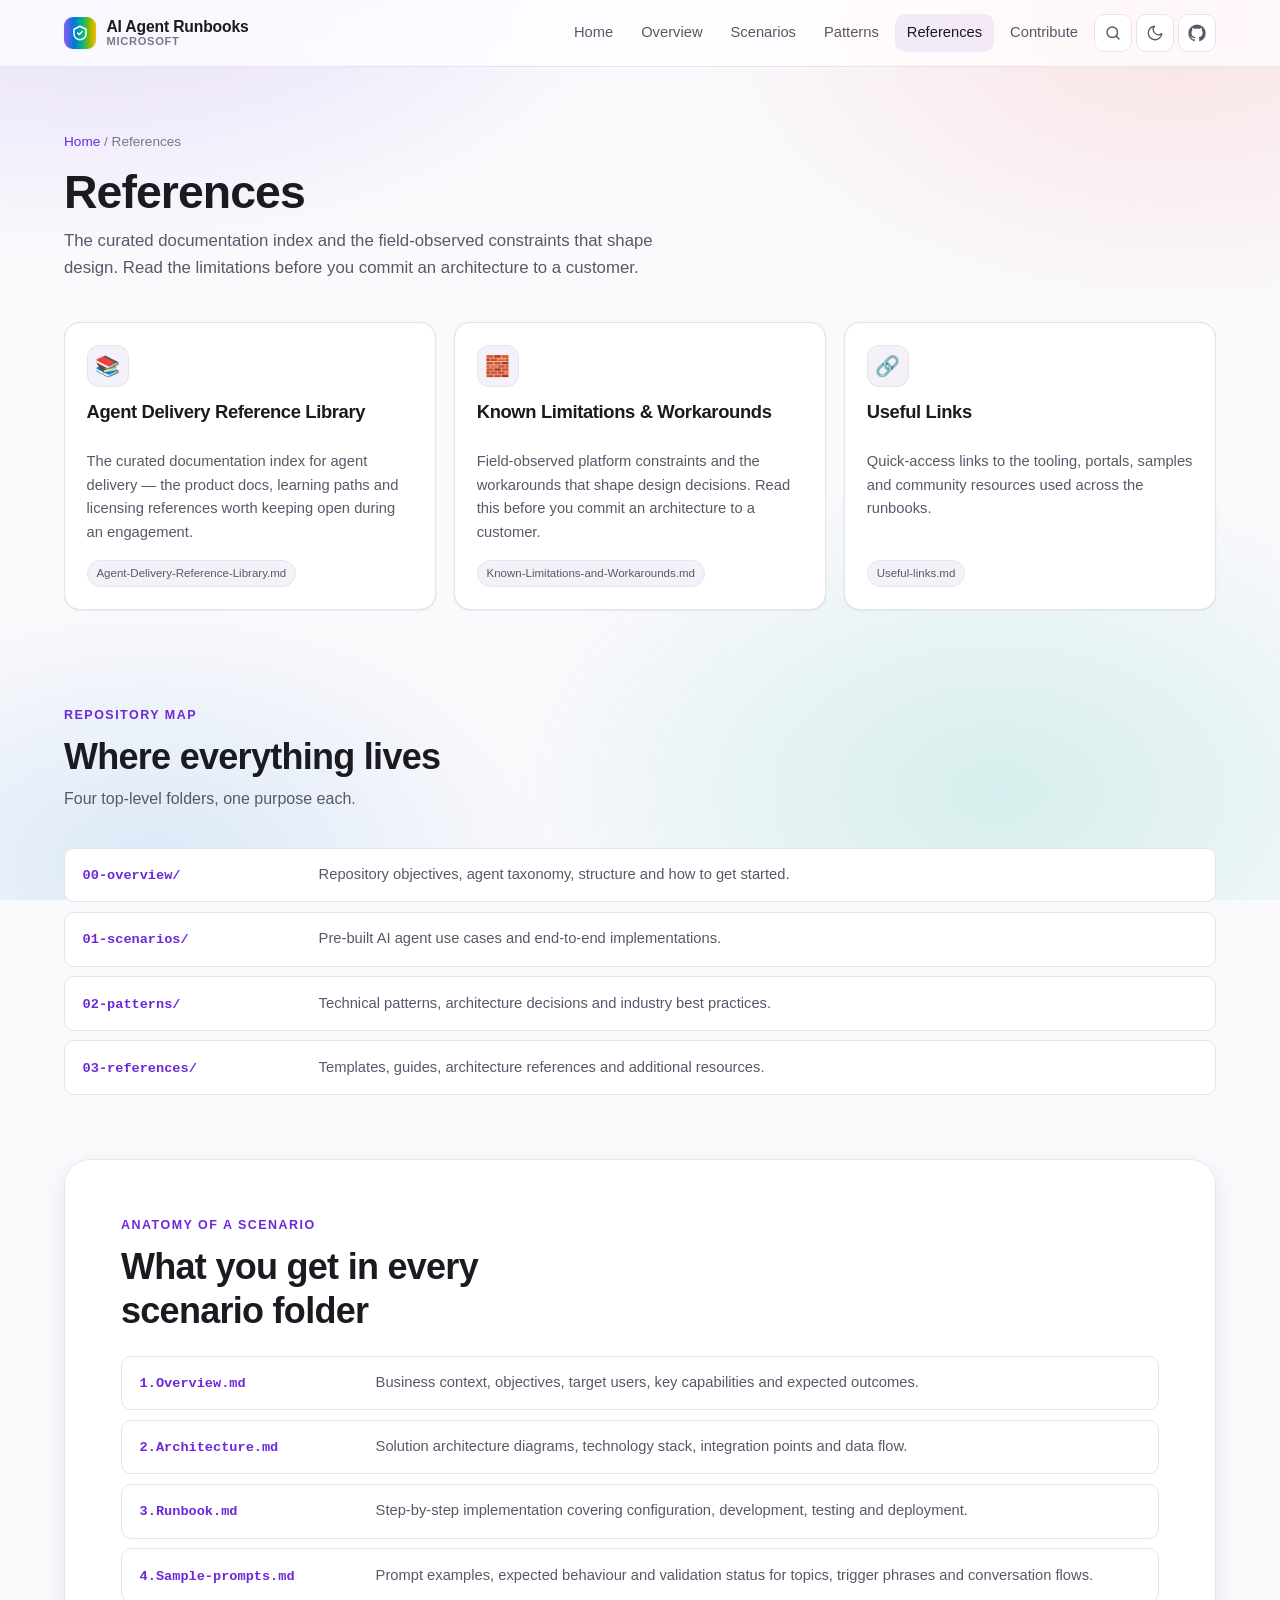
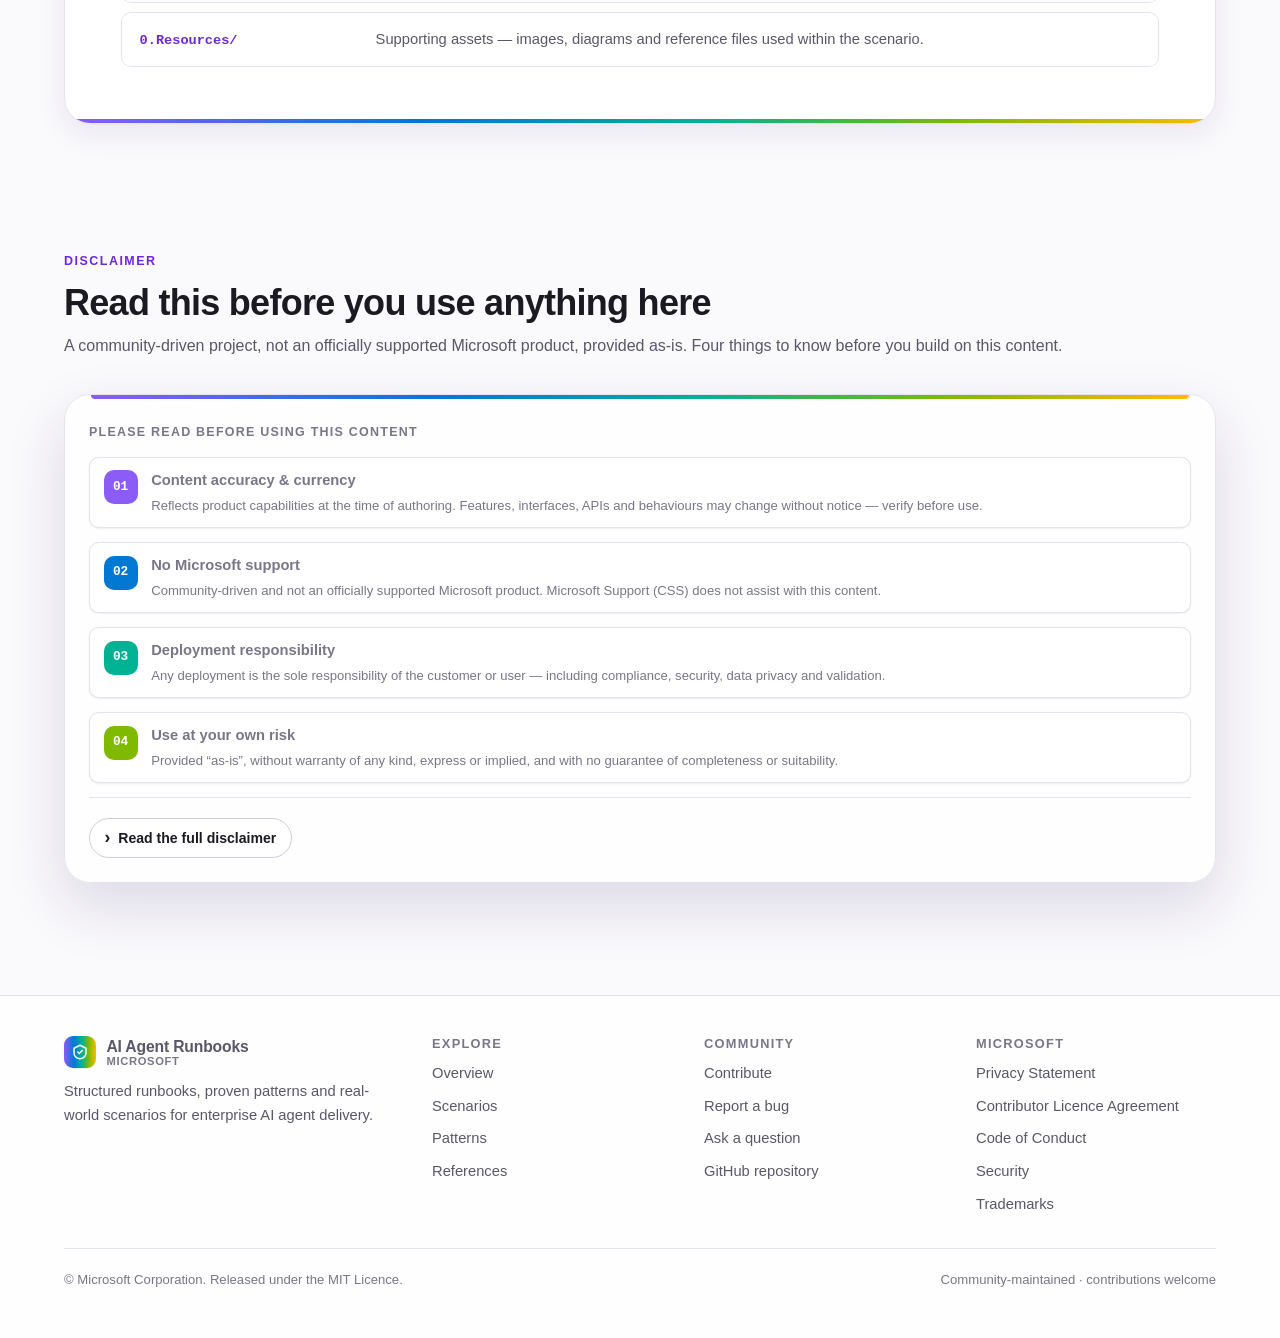
<file: docs/references.html>
<!DOCTYPE html>
<html lang="en" data-theme="light">
<head>
<meta charset="UTF-8">
<meta name="viewport" content="width=device-width, initial-scale=1">
<title>References — AI Agent Runbooks</title>
<meta name="description" content="Reference material for AI agent delivery: the curated documentation library, field-observed limitations and workarounds, and useful links.">
<link rel="icon" href="data:image/svg+xml,<svg xmlns='http://www.w3.org/2000/svg' viewBox='0 0 32 32'><defs><linearGradient id='g' x1='0' x2='1'><stop offset='0' stop-color='%238b5cf6'/><stop offset='.5' stop-color='%230078d4'/><stop offset='1' stop-color='%2300b294'/></linearGradient></defs><rect width='32' height='32' rx='9' fill='url(%23g)'/></svg>">
<link rel="stylesheet" href="assets/styles.css">
<script>
  (function () {
    var stored = null;
    try { stored = localStorage.getItem("arb-theme"); } catch (e) {}
    var theme = stored || (window.matchMedia("(prefers-color-scheme: dark)").matches ? "dark" : "light");
    document.documentElement.setAttribute("data-theme", theme);
  })();
</script>
</head>
<body>

<header class="site-header">
  <div class="wrap bar">
    <a class="brand" href="index.html">
      <span class="mark" aria-hidden="true">
        <svg viewBox="0 0 24 24" fill="none" stroke="white" stroke-width="2" stroke-linecap="round" stroke-linejoin="round"><path d="M12 3 4 7v6c0 4.4 3.4 7.4 8 8 4.6-.6 8-3.6 8-8V7l-8-4Z"/><path d="m9 12 2 2 4-4"/></svg>
      </span>
      <span class="name"><strong>AI Agent Runbooks</strong><span>Microsoft</span></span>
    </a>
    <button class="icon-btn nav-toggle" type="button" aria-expanded="false" aria-label="Toggle navigation"></button>
    <nav class="nav">
      <a class="navlink" href="index.html">Home</a>
      <a class="navlink" href="overview.html">Overview</a>
      <a class="navlink" href="scenarios.html">Scenarios</a>
      <a class="navlink" href="patterns.html">Patterns</a>
      <a class="navlink" href="references.html">References</a>
      <a class="navlink" href="contribute.html">Contribute</a>
      <button class="icon-btn" type="button" data-global-search data-search-icon aria-label="Search the site" aria-haspopup="dialog" aria-controls="site-search-dialog"></button>
      <button class="icon-btn" type="button" data-theme-toggle aria-label="Toggle theme"></button>
      <a class="icon-btn" href="https://github.com/microsoft/ai-agent-runbooks" target="_blank" rel="noopener" aria-label="Open the repository on GitHub" data-github-icon></a>
    </nav>
  </div>
</header>

<main>
  <section class="page-head">
    <div class="wrap">
      <div class="crumbs"><a href="index.html">Home</a> / References</div>
      <h1>References</h1>
      <p>
        The curated documentation index and the field-observed constraints that shape design. Read the
        limitations before you commit an architecture to a customer.
      </p>
    </div>
  </section>

  <section style="padding-bottom:2rem">
    <div class="wrap">
      <div class="grid grid-3" id="reference-grid"></div>
    </div>
  </section>

  <section class="section">
    <div class="wrap">
      <div class="section-head">
        <div class="kicker">Repository map</div>
        <h2>Where everything lives</h2>
        <p class="muted">Four top-level folders, one purpose each.</p>
      </div>
      <div class="anatomy">
        <div class="anatomy-row"><code>00-overview/</code><span>Repository objectives, agent taxonomy, structure and how to get started.</span></div>
        <div class="anatomy-row"><code>01-scenarios/</code><span>Pre-built AI agent use cases and end-to-end implementations.</span></div>
        <div class="anatomy-row"><code>02-patterns/</code><span>Technical patterns, architecture decisions and industry best practices.</span></div>
        <div class="anatomy-row"><code>03-references/</code><span>Templates, guides, architecture references and additional resources.</span></div>
      </div>
    </div>
  </section>

  <section class="section" style="padding-top:0">
    <div class="wrap">
      <div class="cta">
        <div style="font-size:.78rem;font-weight:700;letter-spacing:.12em;text-transform:uppercase;color:var(--accent);margin-bottom:.6rem">Anatomy of a scenario</div>
        <h2>What you get in every scenario folder</h2>
        <div class="anatomy" id="anatomy" style="margin-top:1.5rem"></div>
      </div>
    </div>
  </section>
  <!-- DISCLAIMER -->
  <section class="section disclaimer-section">
    <div class="wrap">
      <div class="section-head">
        <div class="kicker">Disclaimer</div>
        <h2>Read this before you use anything here</h2>
        <p class="muted">
          A community-driven project, not an officially supported Microsoft product, provided as-is.
          Four things to know before you build on this content.
        </p>
      </div>

      <div class="hero-art disclaimer-panel" aria-label="Disclaimer">
        <div class="art-head">Please read before using this content</div>
        <div class="art-step">
          <span class="n">01</span>
          <span><strong>Content accuracy &amp; currency</strong><span>Reflects product capabilities at the time of authoring. Features, interfaces, APIs and behaviours may change without notice — verify before use.</span></span>
        </div>
        <div class="art-step">
          <span class="n">02</span>
          <span><strong>No Microsoft support</strong><span>Community-driven and not an officially supported Microsoft product. Microsoft Support (CSS) does not assist with this content.</span></span>
        </div>
        <div class="art-step">
          <span class="n">03</span>
          <span><strong>Deployment responsibility</strong><span>Any deployment is the sole responsibility of the customer or user — including compliance, security, data privacy and validation.</span></span>
        </div>
        <div class="art-step">
          <span class="n">04</span>
          <span><strong>Use at your own risk</strong><span>Provided “as-is”, without warranty of any kind, express or implied, and with no guarantee of completeness or suitability.</span></span>
        </div>

        <details class="disclaimer-full">
          <summary><span class="chev" aria-hidden="true">›</span> Read the full disclaimer</summary>
          <div class="disclaimer-body">
            <p><strong>Please read the following disclaimers carefully before using any content in this repository.</strong></p>

            <h4>1. Content accuracy and currency</h4>
            <p>
              The content, configurations, architecture diagrams, and implementation guidance included in this
              repository reflect information and product capabilities available <strong>at the time of authoring</strong>.
              Microsoft products and services — including Microsoft Copilot Studio, Azure AI Foundry, and
              Microsoft 365 Copilot — are continuously updated, and <strong>features, interfaces, APIs, and
              behaviors may change</strong> without notice following a product update or release.
            </p>
            <p>
              Users are responsible for verifying that the guidance in this repository remains applicable and
              accurate against the current version of the relevant Microsoft products and services before use in
              any project or production environment.
            </p>

            <h4>2. No Microsoft support</h4>
            <p>
              This repository is a <strong>community-driven project</strong> and is <strong>not an officially
              supported Microsoft product</strong>. Content is contributed and maintained by Microsoft employees
              and community members acting in a voluntary capacity.
            </p>
            <p>
              <strong>Microsoft Support (CSS) does not provide assistance, troubleshooting, or incident
              response</strong> for issues arising from the use of content in this repository. For official
              product support, please use the
              <a href="https://support.microsoft.com" target="_blank" rel="noopener">Microsoft Support portal</a>
              or your designated Microsoft support channel.
            </p>

            <h4>3. Deployment responsibility</h4>
            <p>
              Any deployment of AI Agent solutions derived from or informed by the content in this repository is
              <strong>the sole responsibility of the customer or user performing the deployment</strong>. This
              includes, but is not limited to:
            </p>
            <ul>
              <li>Ensuring compliance with applicable laws, regulations, and organizational policies</li>
              <li>Validating configurations, integrations, and data handling practices in your target environment</li>
              <li>Managing access controls, security configurations, and data privacy requirements</li>
              <li>Testing and validating agent behavior prior to production release</li>
            </ul>
            <p>
              Microsoft and the contributors to this repository <strong>assume no liability</strong> for any
              damages, data loss, service disruption, or compliance violations resulting from the use or
              deployment of content from this repository.
            </p>

            <h4>4. General use at own risk</h4>
            <p>
              This repository is provided <strong>“as-is”</strong>, without warranty of any kind, express or
              implied. The authors and contributors make no representations or guarantees regarding the
              completeness, reliability, suitability, or availability of any content within this repository for
              any particular purpose. <strong>Use of this repository and its contents is entirely at your own
              risk.</strong>
            </p>

            <p class="disclaimer-note">
              Source of record:
              <a href="https://github.com/microsoft/ai-agent-runbooks/tree/main/00-overview#disclaimer" target="_blank" rel="noopener">00-overview · Disclaimer</a>.
              Trademark guidance is covered by
              <a href="https://www.microsoft.com/en-us/legal/intellectualproperty/trademarks/usage/general" target="_blank" rel="noopener">Microsoft’s Trademark &amp; Brand Guidelines</a>.
            </p>
          </div>
        </details>
      </div>
    </div>
  </section>

</main>

<footer class="site-footer">
  <div class="wrap">
    <div class="footer-grid">
      <div>
        <a class="brand" href="index.html" style="margin-bottom:.75rem">
          <span class="mark" aria-hidden="true">
            <svg viewBox="0 0 24 24" fill="none" stroke="white" stroke-width="2" stroke-linecap="round" stroke-linejoin="round"><path d="M12 3 4 7v6c0 4.4 3.4 7.4 8 8 4.6-.6 8-3.6 8-8V7l-8-4Z"/><path d="m9 12 2 2 4-4"/></svg>
          </span>
          <span class="name"><strong>AI Agent Runbooks</strong><span>Microsoft</span></span>
        </a>
        <p class="muted" style="font-size:.92rem;max-width:38ch">
          Structured runbooks, proven patterns and real-world scenarios for enterprise AI agent delivery.
        </p>
      </div>
      <div>
        <h4>Explore</h4>
        <ul>
          <li><a href="overview.html">Overview</a></li>
          <li><a href="scenarios.html">Scenarios</a></li>
          <li><a href="patterns.html">Patterns</a></li>
          <li><a href="references.html">References</a></li>
        </ul>
      </div>
      <div>
        <h4>Community</h4>
        <ul>
          <li><a href="contribute.html">Contribute</a></li>
          <li><a href="https://github.com/microsoft/ai-agent-runbooks/issues/new?template=bug_report.yml" target="_blank" rel="noopener">Report a bug</a></li>
          <li><a href="https://github.com/microsoft/ai-agent-runbooks/issues/new?template=question.yml" target="_blank" rel="noopener">Ask a question</a></li>
          <li><a href="https://github.com/microsoft/ai-agent-runbooks" target="_blank" rel="noopener">GitHub repository</a></li>
        </ul>
      </div>
      <div>
        <h4>Microsoft</h4>
        <ul>
          <li><a href="https://go.microsoft.com/fwlink/?LinkId=521839" target="_blank" rel="noopener">Privacy Statement</a></li>
          <li><a href="https://cla.opensource.microsoft.com" target="_blank" rel="noopener">Contributor Licence Agreement</a></li>
          <li><a href="https://opensource.microsoft.com/codeofconduct/" target="_blank" rel="noopener">Code of Conduct</a></li>
          <li><a href="https://github.com/microsoft/ai-agent-runbooks/blob/main/SECURITY.md" target="_blank" rel="noopener">Security</a></li>
          <li><a href="https://www.microsoft.com/legal/intellectualproperty/trademarks/usage/general" target="_blank" rel="noopener">Trademarks</a></li>
        </ul>
      </div>
    </div>
    <div class="legal">
      <span>© Microsoft Corporation. Released under the MIT Licence.</span>
      <span>Community-maintained · contributions welcome</span>
    </div>
  </div>
</footer>

<script src="assets/data.js"></script>
<script src="assets/app.js"></script>
<script>
  document.getElementById("reference-grid").innerHTML = REFERENCES.map(function (r) {
    return '<a class="card" href="' + BLOB + "/" + encodeURI(r.file) + '" target="_blank" rel="noopener">' +
      '<div class="card-icon" aria-hidden="true">' + r.icon + "</div>" +
      "<h3>" + r.title + "</h3>" +
      "<p>" + r.desc + "</p>" +
      '<div class="foot"><span class="tag">' + r.file.split("/").pop() + "</span></div></a>";
  }).join("");

  document.getElementById("anatomy").innerHTML = RUNBOOK_ANATOMY.map(function (a) {
    return '<div class="anatomy-row"><code>' + a.file + "</code><span>" + a.desc + "</span></div>";
  }).join("");
</script>

</body>
</html>
</file>
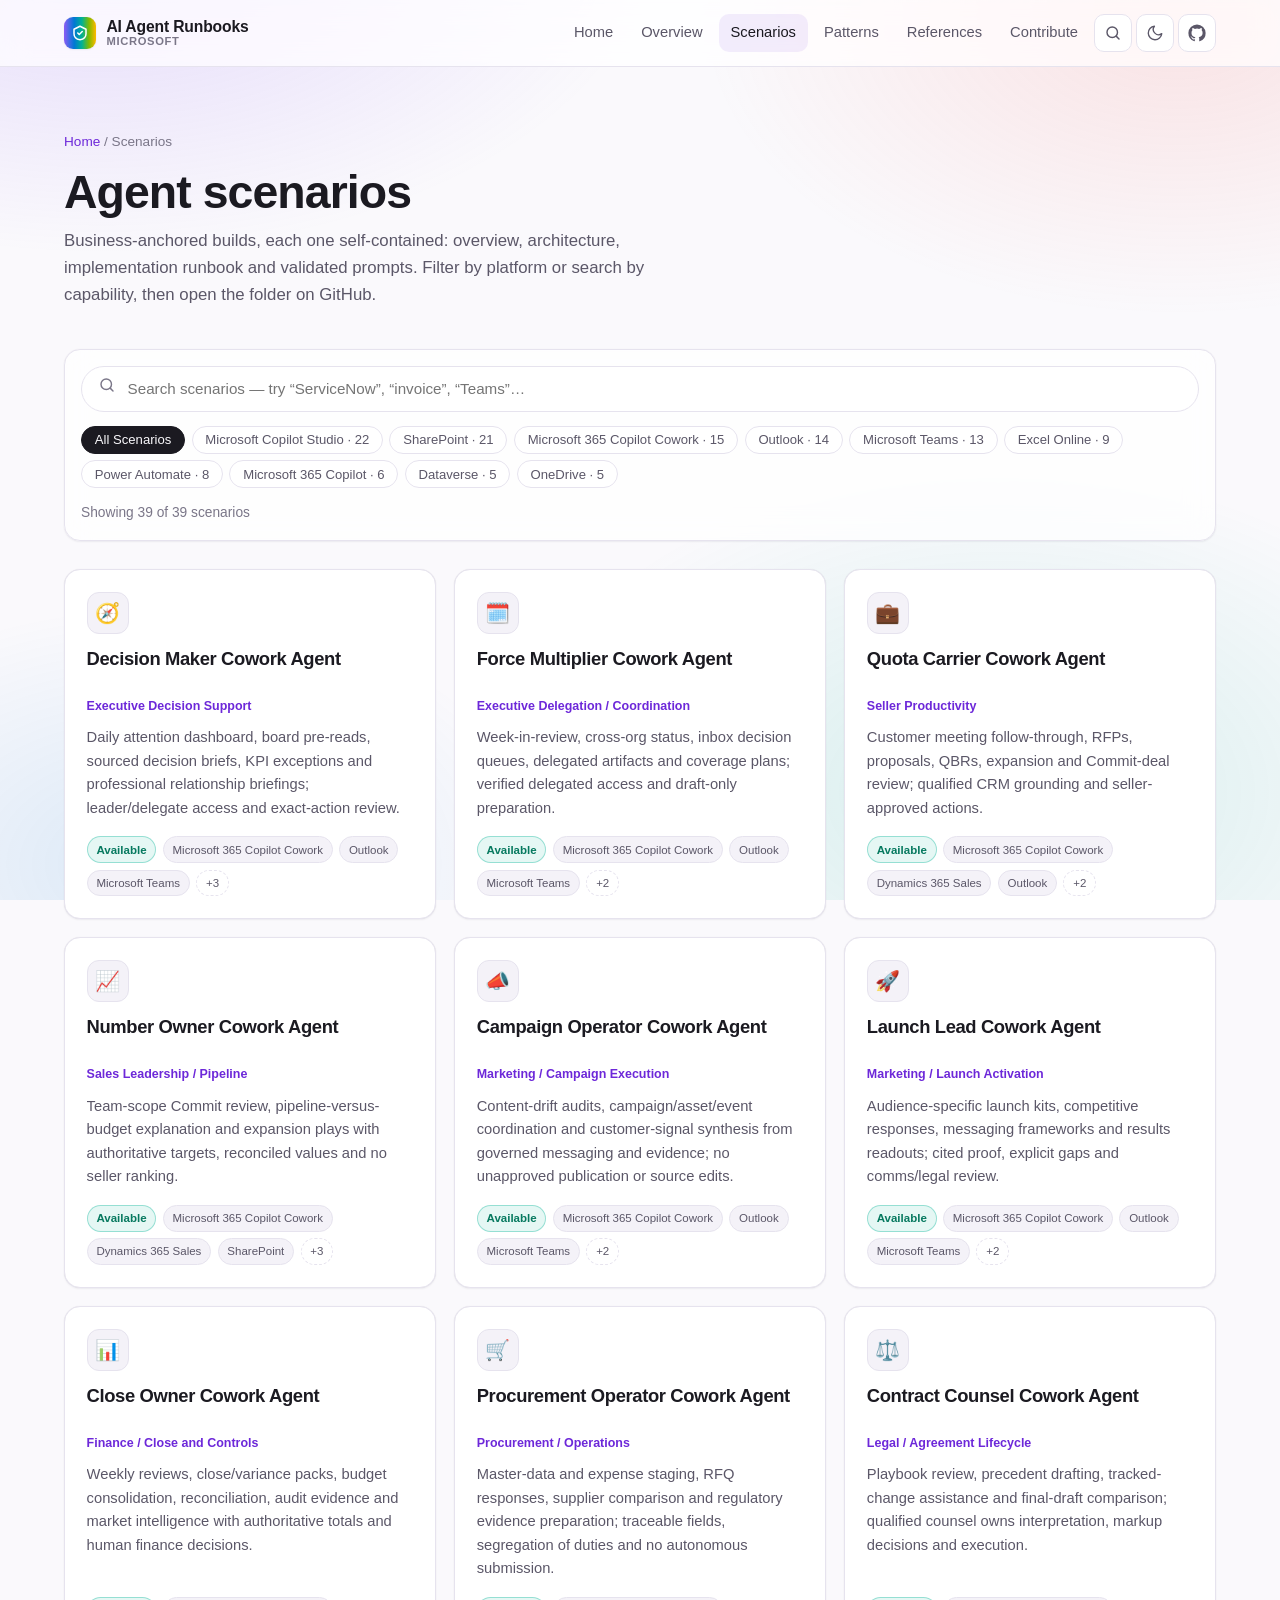
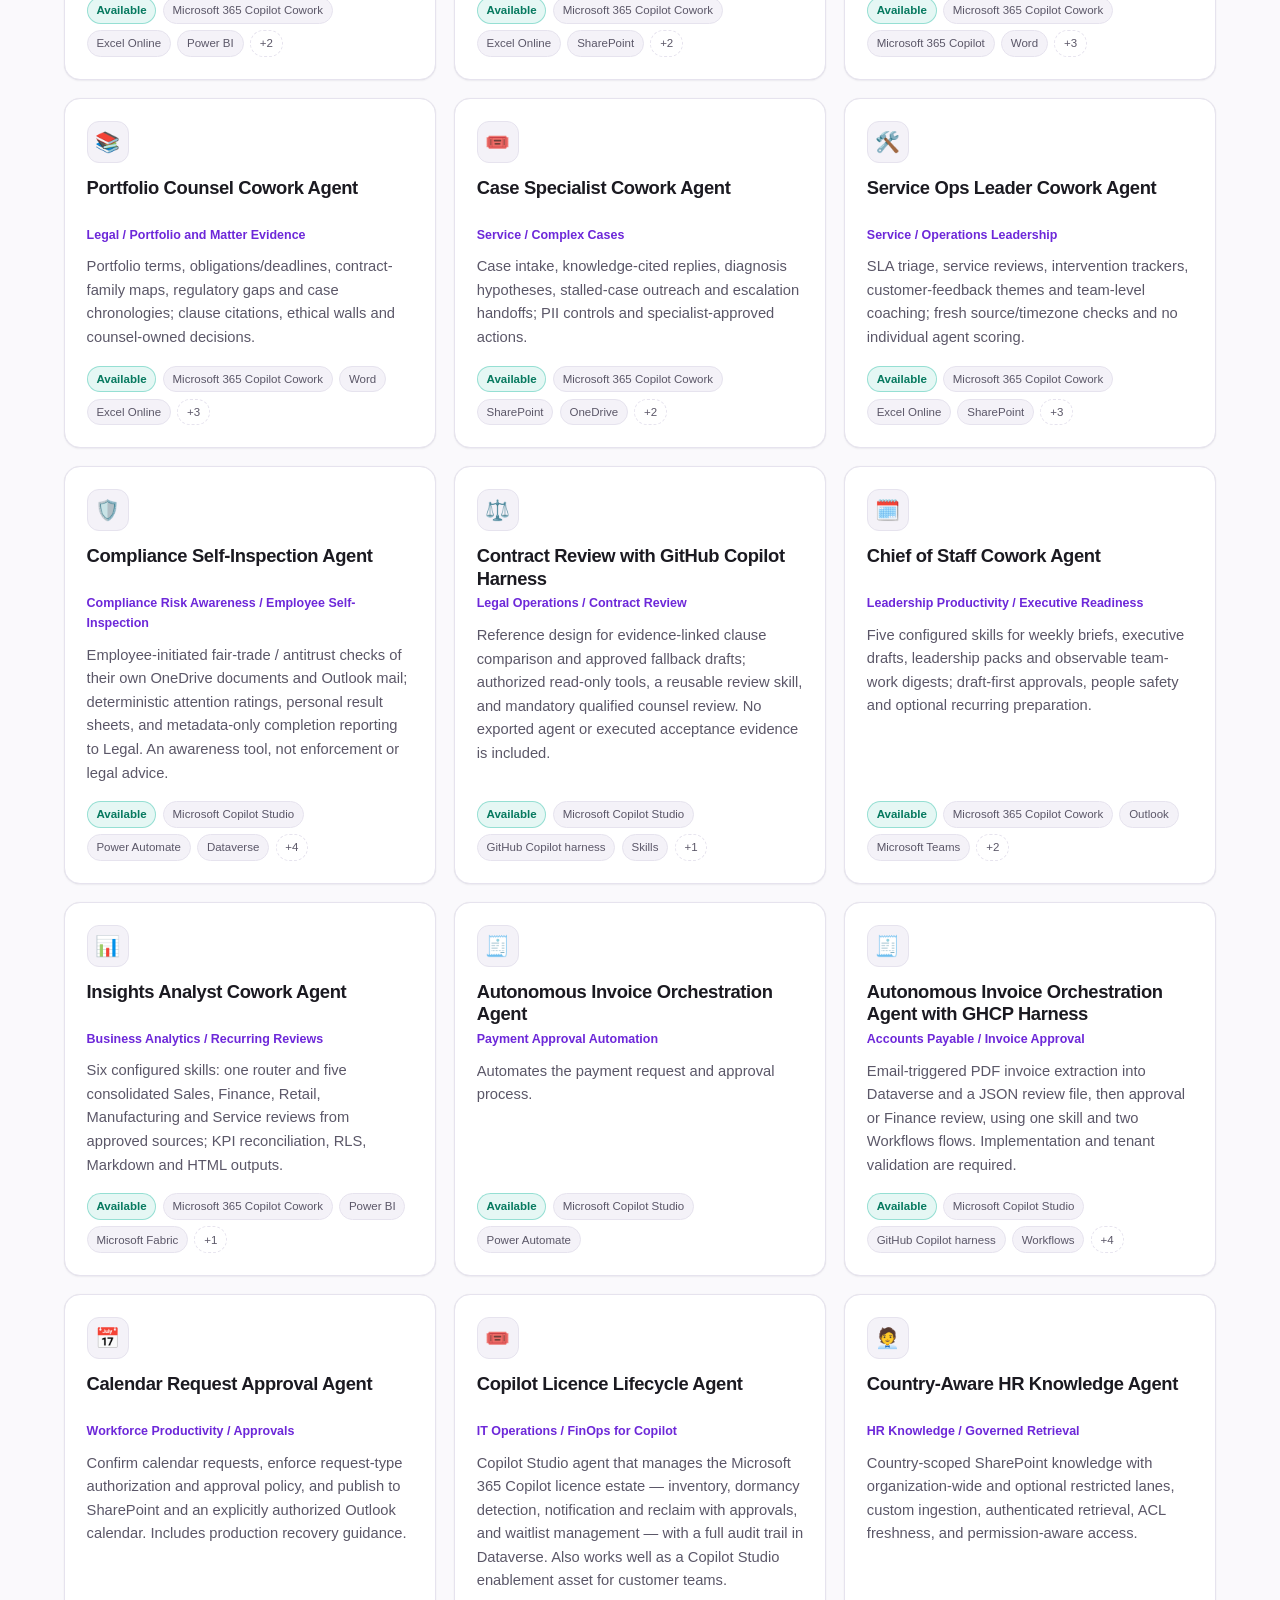
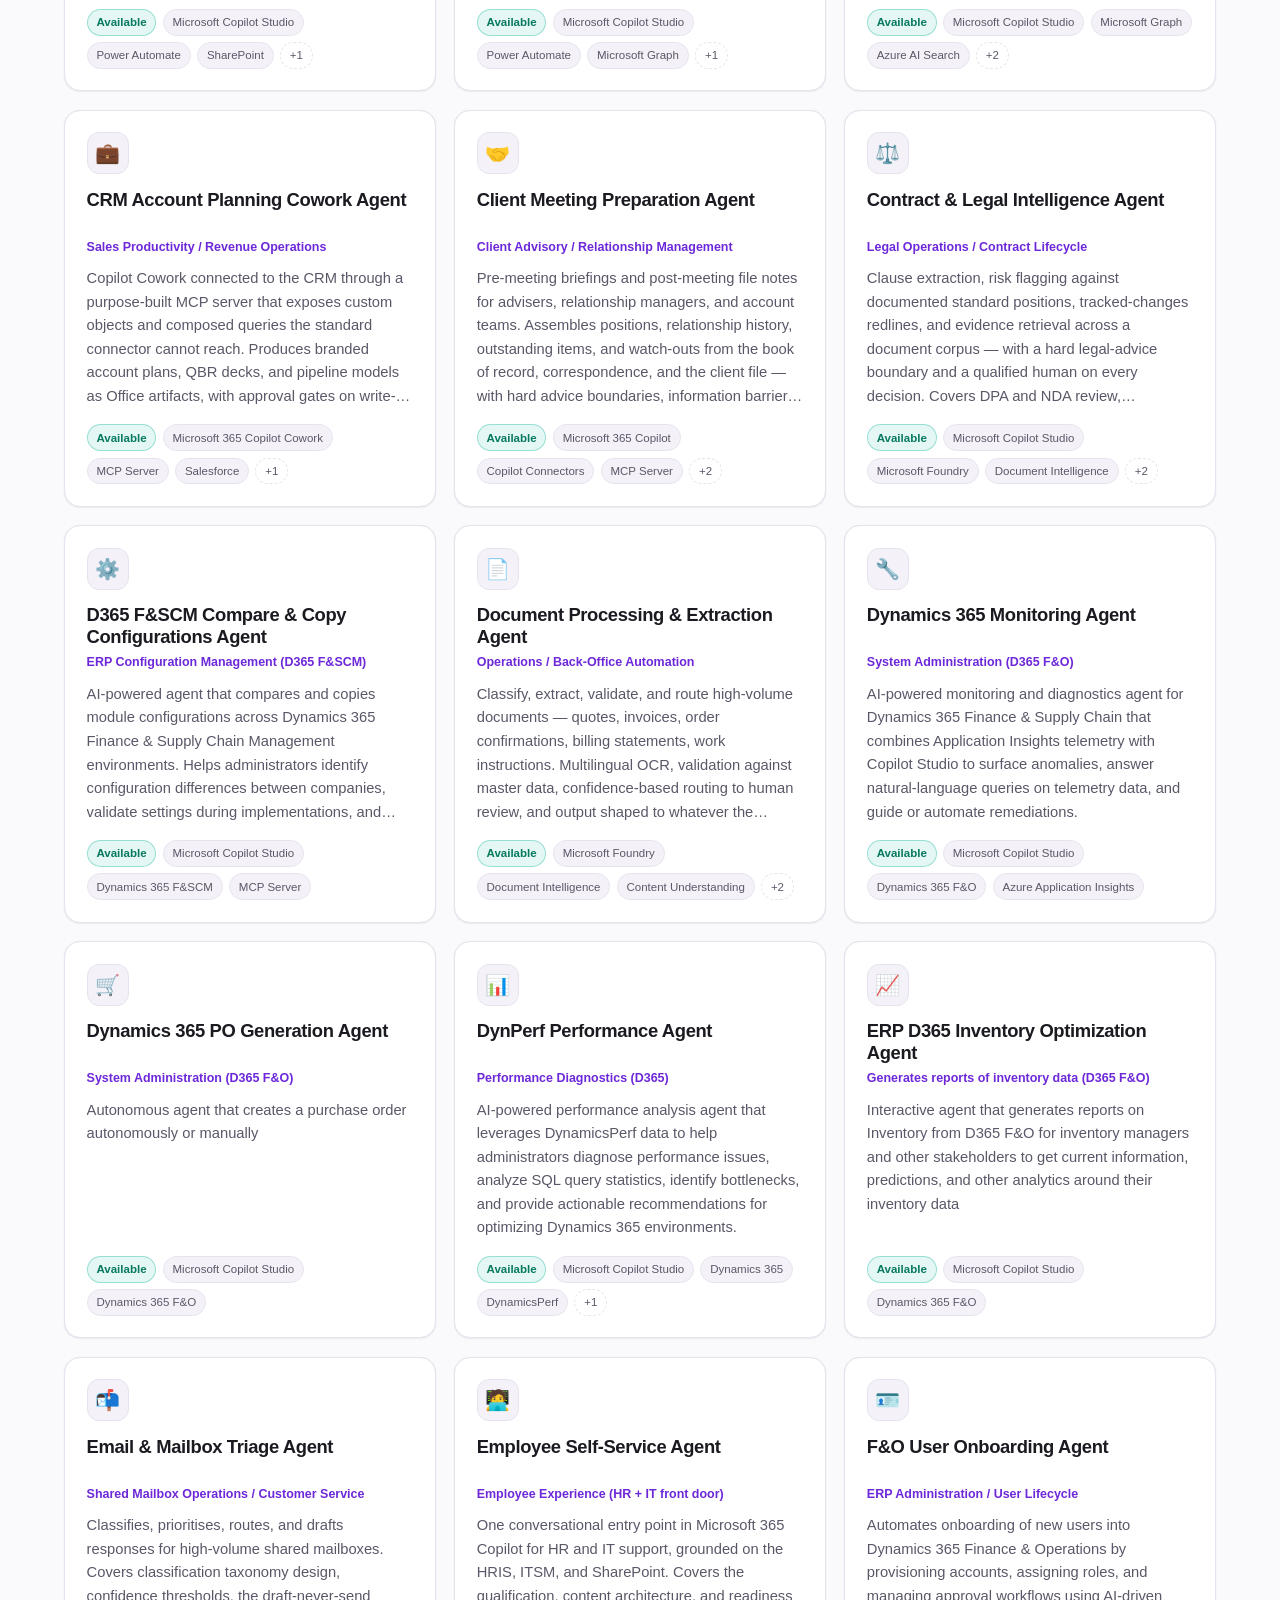
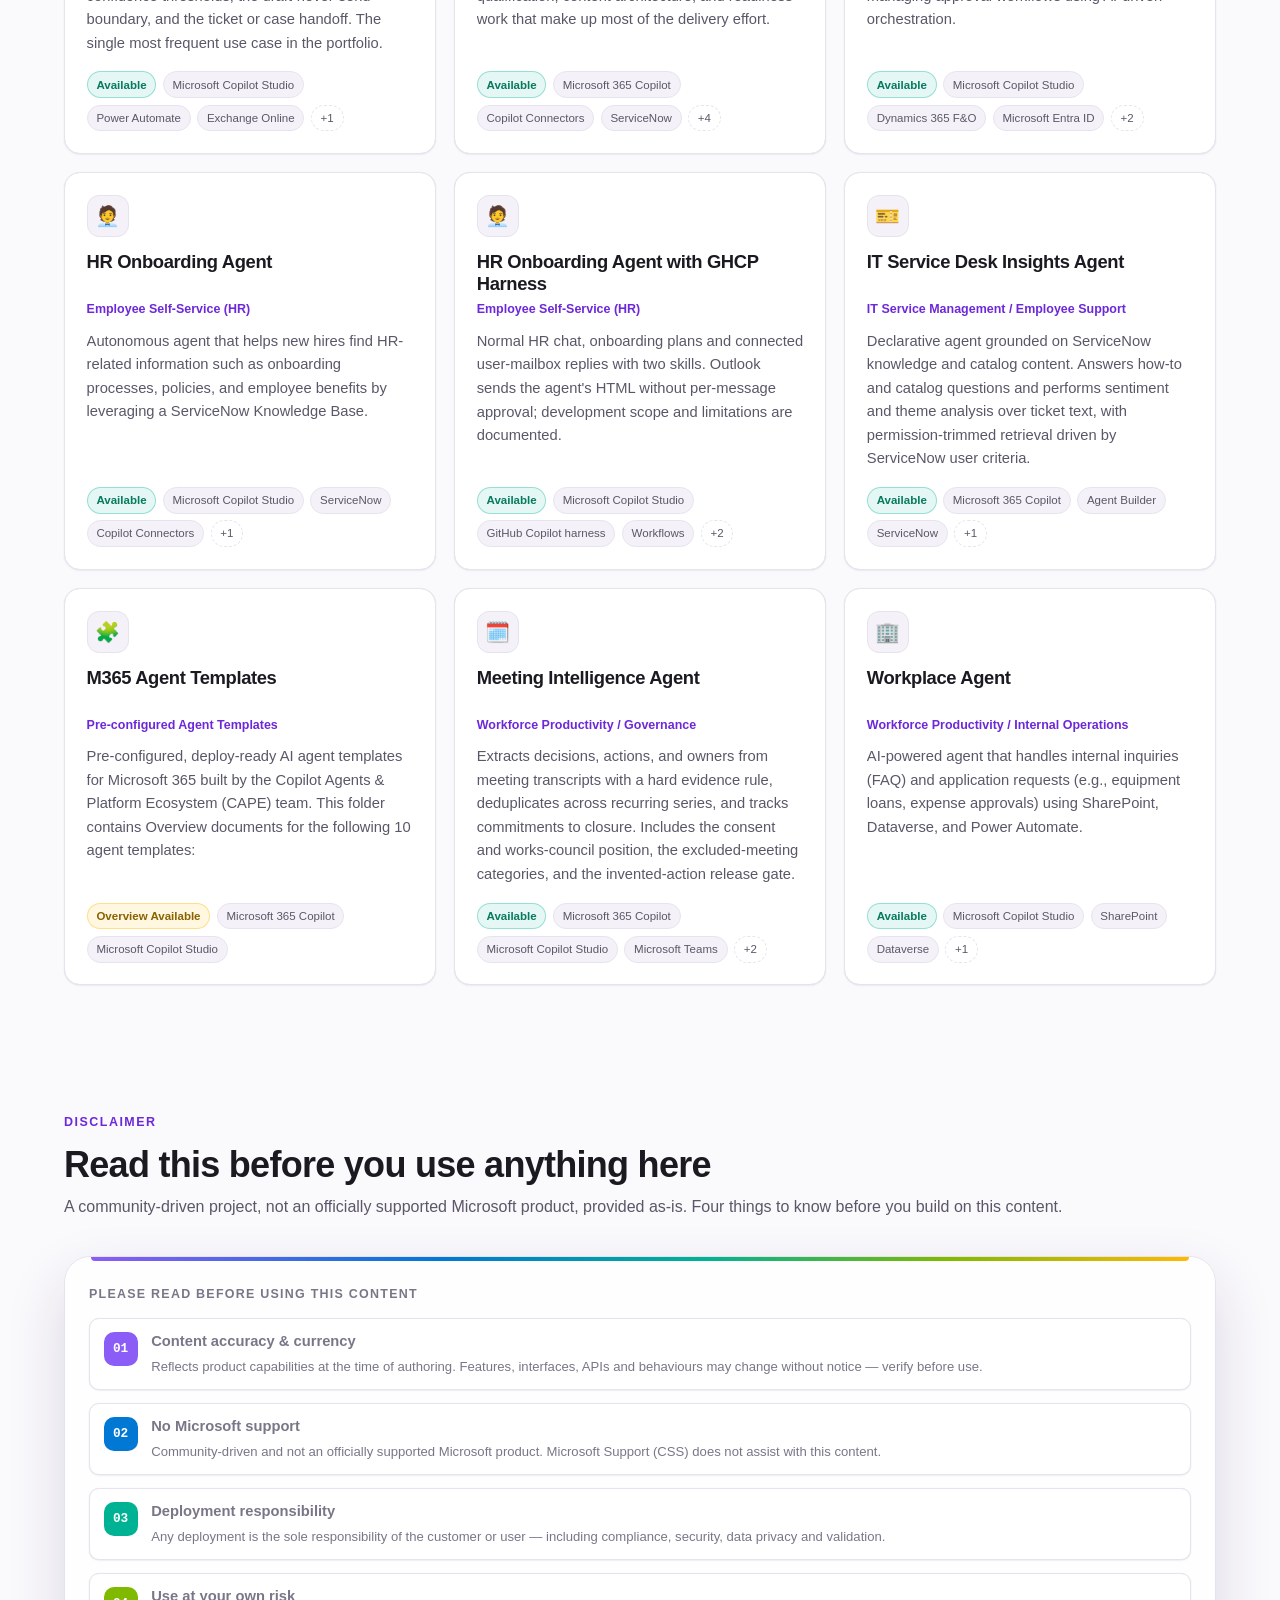
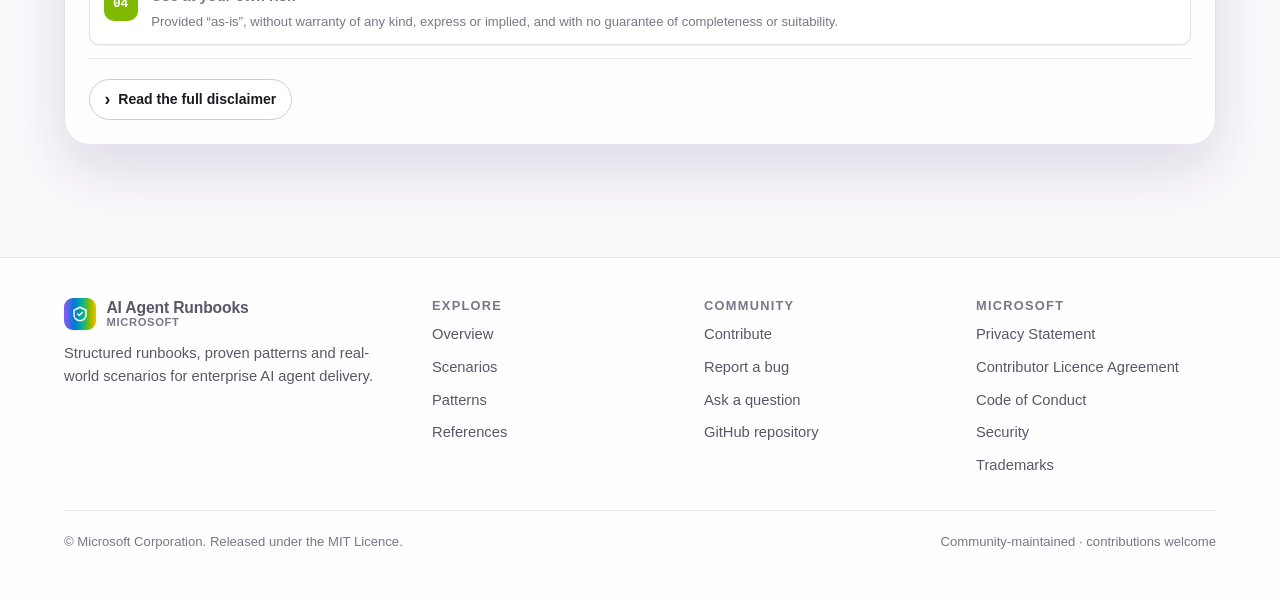
<file: docs/scenarios.html>
<!DOCTYPE html>
<html lang="en" data-theme="light">
<head>
<meta charset="UTF-8">
<meta name="viewport" content="width=device-width, initial-scale=1">
<title>Scenarios — AI Agent Runbooks</title>
<meta name="description" content="Browse every AI Agent Runbooks scenario: end-to-end delivery runbooks for HR, IT service management, legal, finance, ERP and workplace productivity agents.">
<link rel="icon" href="data:image/svg+xml,<svg xmlns='http://www.w3.org/2000/svg' viewBox='0 0 32 32'><defs><linearGradient id='g' x1='0' x2='1'><stop offset='0' stop-color='%238b5cf6'/><stop offset='.5' stop-color='%230078d4'/><stop offset='1' stop-color='%2300b294'/></linearGradient></defs><rect width='32' height='32' rx='9' fill='url(%23g)'/></svg>">
<link rel="stylesheet" href="assets/styles.css">
<script>
  (function () {
    var stored = null;
    try { stored = localStorage.getItem("arb-theme"); } catch (e) {}
    var theme = stored || (window.matchMedia("(prefers-color-scheme: dark)").matches ? "dark" : "light");
    document.documentElement.setAttribute("data-theme", theme);
  })();
</script>
</head>
<body>

<header class="site-header">
  <div class="wrap bar">
    <a class="brand" href="index.html">
      <span class="mark" aria-hidden="true">
        <svg viewBox="0 0 24 24" fill="none" stroke="white" stroke-width="2" stroke-linecap="round" stroke-linejoin="round"><path d="M12 3 4 7v6c0 4.4 3.4 7.4 8 8 4.6-.6 8-3.6 8-8V7l-8-4Z"/><path d="m9 12 2 2 4-4"/></svg>
      </span>
      <span class="name"><strong>AI Agent Runbooks</strong><span>Microsoft</span></span>
    </a>
    <button class="icon-btn nav-toggle" type="button" aria-expanded="false" aria-label="Toggle navigation"></button>
    <nav class="nav">
      <a class="navlink" href="index.html">Home</a>
      <a class="navlink" href="overview.html">Overview</a>
      <a class="navlink" href="scenarios.html">Scenarios</a>
      <a class="navlink" href="patterns.html">Patterns</a>
      <a class="navlink" href="references.html">References</a>
      <a class="navlink" href="contribute.html">Contribute</a>
      <button class="icon-btn" type="button" data-global-search data-search-icon aria-label="Search the site" aria-haspopup="dialog" aria-controls="site-search-dialog"></button>
      <button class="icon-btn" type="button" data-theme-toggle aria-label="Toggle theme"></button>
      <a class="icon-btn" href="https://github.com/microsoft/ai-agent-runbooks" target="_blank" rel="noopener" aria-label="Open the repository on GitHub" data-github-icon></a>
    </nav>
  </div>
</header>

<main>
  <section class="page-head">
    <div class="wrap">
      <div class="crumbs"><a href="index.html">Home</a> / Scenarios</div>
      <h1>Agent scenarios</h1>
      <p>
        Business-anchored builds, each one self-contained: overview, architecture, implementation runbook and
        validated prompts. Filter by platform or search by capability, then open the folder on GitHub.
      </p>
    </div>
  </section>

  <section style="padding-bottom:4rem">
    <div class="wrap">
      <div class="toolbar">
        <label class="search">
          <span data-search-icon aria-hidden="true"></span>
          <input id="scenario-search" type="search" placeholder="Search scenarios — try “ServiceNow”, “invoice”, “Teams”…" aria-label="Search scenarios">
        </label>
        <div class="filters" id="scenario-filters"></div>
        <div class="result-count" id="scenario-count" role="status" aria-live="polite"></div>
      </div>

      <div class="grid grid-3" id="scenario-grid"></div>
    </div>
  </section>
  <!-- DISCLAIMER -->
  <section class="section disclaimer-section">
    <div class="wrap">
      <div class="section-head">
        <div class="kicker">Disclaimer</div>
        <h2>Read this before you use anything here</h2>
        <p class="muted">
          A community-driven project, not an officially supported Microsoft product, provided as-is.
          Four things to know before you build on this content.
        </p>
      </div>

      <div class="hero-art disclaimer-panel" aria-label="Disclaimer">
        <div class="art-head">Please read before using this content</div>
        <div class="art-step">
          <span class="n">01</span>
          <span><strong>Content accuracy &amp; currency</strong><span>Reflects product capabilities at the time of authoring. Features, interfaces, APIs and behaviours may change without notice — verify before use.</span></span>
        </div>
        <div class="art-step">
          <span class="n">02</span>
          <span><strong>No Microsoft support</strong><span>Community-driven and not an officially supported Microsoft product. Microsoft Support (CSS) does not assist with this content.</span></span>
        </div>
        <div class="art-step">
          <span class="n">03</span>
          <span><strong>Deployment responsibility</strong><span>Any deployment is the sole responsibility of the customer or user — including compliance, security, data privacy and validation.</span></span>
        </div>
        <div class="art-step">
          <span class="n">04</span>
          <span><strong>Use at your own risk</strong><span>Provided “as-is”, without warranty of any kind, express or implied, and with no guarantee of completeness or suitability.</span></span>
        </div>

        <details class="disclaimer-full">
          <summary><span class="chev" aria-hidden="true">›</span> Read the full disclaimer</summary>
          <div class="disclaimer-body">
            <p><strong>Please read the following disclaimers carefully before using any content in this repository.</strong></p>

            <h4>1. Content accuracy and currency</h4>
            <p>
              The content, configurations, architecture diagrams, and implementation guidance included in this
              repository reflect information and product capabilities available <strong>at the time of authoring</strong>.
              Microsoft products and services — including Microsoft Copilot Studio, Azure AI Foundry, and
              Microsoft 365 Copilot — are continuously updated, and <strong>features, interfaces, APIs, and
              behaviors may change</strong> without notice following a product update or release.
            </p>
            <p>
              Users are responsible for verifying that the guidance in this repository remains applicable and
              accurate against the current version of the relevant Microsoft products and services before use in
              any project or production environment.
            </p>

            <h4>2. No Microsoft support</h4>
            <p>
              This repository is a <strong>community-driven project</strong> and is <strong>not an officially
              supported Microsoft product</strong>. Content is contributed and maintained by Microsoft employees
              and community members acting in a voluntary capacity.
            </p>
            <p>
              <strong>Microsoft Support (CSS) does not provide assistance, troubleshooting, or incident
              response</strong> for issues arising from the use of content in this repository. For official
              product support, please use the
              <a href="https://support.microsoft.com" target="_blank" rel="noopener">Microsoft Support portal</a>
              or your designated Microsoft support channel.
            </p>

            <h4>3. Deployment responsibility</h4>
            <p>
              Any deployment of AI Agent solutions derived from or informed by the content in this repository is
              <strong>the sole responsibility of the customer or user performing the deployment</strong>. This
              includes, but is not limited to:
            </p>
            <ul>
              <li>Ensuring compliance with applicable laws, regulations, and organizational policies</li>
              <li>Validating configurations, integrations, and data handling practices in your target environment</li>
              <li>Managing access controls, security configurations, and data privacy requirements</li>
              <li>Testing and validating agent behavior prior to production release</li>
            </ul>
            <p>
              Microsoft and the contributors to this repository <strong>assume no liability</strong> for any
              damages, data loss, service disruption, or compliance violations resulting from the use or
              deployment of content from this repository.
            </p>

            <h4>4. General use at own risk</h4>
            <p>
              This repository is provided <strong>“as-is”</strong>, without warranty of any kind, express or
              implied. The authors and contributors make no representations or guarantees regarding the
              completeness, reliability, suitability, or availability of any content within this repository for
              any particular purpose. <strong>Use of this repository and its contents is entirely at your own
              risk.</strong>
            </p>

            <p class="disclaimer-note">
              Source of record:
              <a href="https://github.com/microsoft/ai-agent-runbooks/tree/main/00-overview#disclaimer" target="_blank" rel="noopener">00-overview · Disclaimer</a>.
              Trademark guidance is covered by
              <a href="https://www.microsoft.com/en-us/legal/intellectualproperty/trademarks/usage/general" target="_blank" rel="noopener">Microsoft’s Trademark &amp; Brand Guidelines</a>.
            </p>
          </div>
        </details>
      </div>
    </div>
  </section>

</main>

<footer class="site-footer">
  <div class="wrap">
    <div class="footer-grid">
      <div>
        <a class="brand" href="index.html" style="margin-bottom:.75rem">
          <span class="mark" aria-hidden="true">
            <svg viewBox="0 0 24 24" fill="none" stroke="white" stroke-width="2" stroke-linecap="round" stroke-linejoin="round"><path d="M12 3 4 7v6c0 4.4 3.4 7.4 8 8 4.6-.6 8-3.6 8-8V7l-8-4Z"/><path d="m9 12 2 2 4-4"/></svg>
          </span>
          <span class="name"><strong>AI Agent Runbooks</strong><span>Microsoft</span></span>
        </a>
        <p class="muted" style="font-size:.92rem;max-width:38ch">
          Structured runbooks, proven patterns and real-world scenarios for enterprise AI agent delivery.
        </p>
      </div>
      <div>
        <h4>Explore</h4>
        <ul>
          <li><a href="overview.html">Overview</a></li>
          <li><a href="scenarios.html">Scenarios</a></li>
          <li><a href="patterns.html">Patterns</a></li>
          <li><a href="references.html">References</a></li>
        </ul>
      </div>
      <div>
        <h4>Community</h4>
        <ul>
          <li><a href="contribute.html">Contribute</a></li>
          <li><a href="https://github.com/microsoft/ai-agent-runbooks/issues/new?template=bug_report.yml" target="_blank" rel="noopener">Report a bug</a></li>
          <li><a href="https://github.com/microsoft/ai-agent-runbooks/issues/new?template=question.yml" target="_blank" rel="noopener">Ask a question</a></li>
          <li><a href="https://github.com/microsoft/ai-agent-runbooks" target="_blank" rel="noopener">GitHub repository</a></li>
        </ul>
      </div>
      <div>
        <h4>Microsoft</h4>
        <ul>
          <li><a href="https://go.microsoft.com/fwlink/?LinkId=521839" target="_blank" rel="noopener">Privacy Statement</a></li>
          <li><a href="https://cla.opensource.microsoft.com" target="_blank" rel="noopener">Contributor Licence Agreement</a></li>
          <li><a href="https://opensource.microsoft.com/codeofconduct/" target="_blank" rel="noopener">Code of Conduct</a></li>
          <li><a href="https://github.com/microsoft/ai-agent-runbooks/blob/main/SECURITY.md" target="_blank" rel="noopener">Security</a></li>
          <li><a href="https://www.microsoft.com/legal/intellectualproperty/trademarks/usage/general" target="_blank" rel="noopener">Trademarks</a></li>
        </ul>
      </div>
    </div>
    <div class="legal">
      <span>© Microsoft Corporation. Released under the MIT Licence.</span>
      <span>Community-maintained · contributions welcome</span>
    </div>
  </div>
</footer>

<script src="assets/data.js"></script>
<script src="assets/app.js"></script>
<script>
  initCatalogue({
    gridId: "scenario-grid",
    searchId: "scenario-search",
    filterId: "scenario-filters",
    countId: "scenario-count",
    label: "Scenarios",
    items: SCENARIOS,
    render: scenarioCard,
    facet: function (s) { return s.tech; },
    searchText: function (s) { return [s.title, s.type, s.desc, s.tech.join(" ")].join(" "); },
    maxFacets: 10
  });
</script>

</body>
</html>
</file>
<file: docs/assets/styles.css>
/* =============================================================
   AI Agent Runbooks — design system
   Visual language: Microsoft 365 Copilot — soft light mesh
   background, Segoe UI, Copilot spectrum accents, rounded cards.
   ============================================================= */

:root {
  color-scheme: light;

  /* Copilot spectrum */
  --violet: #8b5cf6;
  --violet-deep: #6d28d9;
  --blue: #0078d4;
  --teal: #00b294;
  --green: #7fba00;
  --amber: #ffb900;
  --coral: #f9736b;

  --spectrum: linear-gradient(90deg, var(--violet) 0%, var(--blue) 32%, var(--teal) 56%, var(--green) 78%, var(--amber) 100%);

  --bg: #faf9fc;
  --surface: #ffffff;
  --surface-2: #f4f2f8;
  --panel: rgba(255, 255, 255, 0.72);
  --border: #e6e3ee;
  --border-strong: #cfc9dd;

  --text: #1b1a21;
  --text-muted: #5b5768;
  --text-soft: #7a7688;

  --accent: var(--violet-deep);
  --accent-soft: rgba(109, 40, 217, 0.08);
  --on-accent: #ffffff;

  --shadow-sm: 0 1px 2px rgba(24, 20, 45, 0.06), 0 0 1px rgba(24, 20, 45, 0.1);
  --shadow-md: 0 10px 30px rgba(43, 27, 84, 0.08);
  --shadow-lg: 0 24px 60px rgba(43, 27, 84, 0.14);

  --radius: 10px;
  --radius-lg: 16px;
  --radius-xl: 26px;

  --font: "Segoe UI", "Segoe UI Variable", Aptos, Calibri, -apple-system, BlinkMacSystemFont, sans-serif;
  --mono: Consolas, "Cascadia Mono", "Courier New", monospace;

  --maxw: 1200px;
}

html[data-theme="dark"] {
  color-scheme: dark;
  --bg: #14131a;
  --surface: #1c1b24;
  --surface-2: #23212e;
  --panel: rgba(28, 27, 36, 0.72);
  --border: #302e3d;
  --border-strong: #453f57;
  --text: #ece9f5;
  --text-muted: #a7a2b8;
  --text-soft: #8d8899;
  --accent: #b18bff;
  --accent-soft: rgba(177, 139, 255, 0.14);
  --on-accent: #17131f;
  --shadow-sm: 0 1px 2px rgba(0, 0, 0, 0.4);
  --shadow-md: 0 10px 30px rgba(0, 0, 0, 0.45);
  --shadow-lg: 0 24px 60px rgba(0, 0, 0, 0.55);
}

/* ---------- base ---------- */
* { box-sizing: border-box; }

html { scroll-behavior: smooth; }

body {
  margin: 0;
  font-family: var(--font);
  background: var(--bg);
  color: var(--text);
  font-size: 16px;
  line-height: 1.6;
  -webkit-font-smoothing: antialiased;
}

/* Soft Copilot mesh, fixed behind everything */
body::before {
  content: "";
  position: fixed;
  inset: 0;
  z-index: -1;
  pointer-events: none;
  background:
    radial-gradient(58rem 34rem at 8% -8%, rgba(139, 92, 246, 0.20), transparent 60%),
    radial-gradient(48rem 30rem at 92% 2%, rgba(249, 115, 107, 0.16), transparent 62%),
    radial-gradient(52rem 34rem at 78% 88%, rgba(0, 178, 148, 0.14), transparent 60%),
    radial-gradient(40rem 26rem at 12% 96%, rgba(0, 120, 212, 0.12), transparent 62%);
}

html[data-theme="dark"] body::before { opacity: 0.5; }

a { color: var(--accent); text-decoration: none; }
a:hover { text-decoration: underline; }

h1, h2, h3, h4 { line-height: 1.2; margin: 0 0 0.5rem; letter-spacing: -0.02em; font-weight: 600; }
h1 { font-size: clamp(2.2rem, 5vw, 3.6rem); }
h2 { font-size: clamp(1.6rem, 3vw, 2.25rem); }
h3 { font-size: 1.15rem; }
p { margin: 0 0 1rem; }

.wrap { width: 100%; max-width: var(--maxw); margin: 0 auto; padding: 0 1.5rem; }
.muted { color: var(--text-muted); }
.center { text-align: center; }
.grad-text {
  background: var(--spectrum);
  -webkit-background-clip: text;
  background-clip: text;
  color: transparent;
}

/* ---------- header ---------- */
.site-header {
  position: sticky;
  top: 0;
  z-index: 50;
  backdrop-filter: saturate(180%) blur(14px);
  background: var(--panel);
  border-bottom: 1px solid var(--border);
}
.site-header .bar {
  display: flex;
  align-items: center;
  gap: 1rem;
  height: 66px;
}
.brand { display: flex; align-items: center; gap: 0.65rem; font-weight: 600; color: var(--text); }
.brand:hover { text-decoration: none; }
.brand .mark {
  width: 32px; height: 32px; border-radius: 9px;
  background: var(--spectrum);
  display: grid; place-items: center;
  box-shadow: var(--shadow-sm);
}
.brand .mark svg { width: 18px; height: 18px; }
.brand .name { display: flex; flex-direction: column; line-height: 1.1; }
.brand .name strong { font-size: 0.98rem; letter-spacing: -0.01em; }
.brand .name span { font-size: 0.7rem; color: var(--text-soft); letter-spacing: 0.06em; text-transform: uppercase; }

.nav { display: flex; align-items: center; gap: 0.25rem; margin-left: auto; }
.nav a.navlink {
  padding: 0.45rem 0.75rem;
  border-radius: var(--radius);
  color: var(--text-muted);
  font-size: 0.92rem;
  font-weight: 500;
}
.nav a.navlink:hover { background: var(--surface-2); color: var(--text); text-decoration: none; }
.nav a.navlink.active { color: var(--text); background: var(--accent-soft); }

.icon-btn {
  display: grid; place-items: center;
  width: 38px; height: 38px;
  border-radius: var(--radius);
  border: 1px solid var(--border);
  background: var(--surface);
  color: var(--text-muted);
  cursor: pointer;
}
.icon-btn:hover { color: var(--text); border-color: var(--border-strong); }
.nav-toggle { display: none; }

/* ---------- buttons ---------- */
.btn {
  display: inline-flex; align-items: center; gap: 0.5rem;
  padding: 0.7rem 1.15rem;
  border-radius: 999px;
  font-weight: 600; font-size: 0.95rem;
  border: 1px solid transparent;
  cursor: pointer;
  transition: transform 0.15s ease, box-shadow 0.15s ease;
}
.btn:hover { text-decoration: none; transform: translateY(-1px); }
.btn-primary { background: var(--text); color: var(--bg); box-shadow: var(--shadow-md); }
html[data-theme="dark"] .btn-primary { background: var(--accent); color: var(--on-accent); }
.btn-ghost { background: var(--surface); color: var(--text); border-color: var(--border-strong); }
.btn-ghost:hover { border-color: var(--accent); color: var(--accent); }

/* ---------- hero ---------- */
.hero { padding: clamp(3.5rem, 8vw, 6rem) 0 3rem; }
.hero-layout { display: grid; grid-template-columns: minmax(0, 1.15fr) minmax(0, 0.85fr); gap: 3rem; align-items: center; }
.hero .eyebrow {
  display: inline-flex; align-items: center; gap: 0.5rem;
  padding: 0.35rem 0.85rem;
  border-radius: 999px;
  background: var(--surface);
  border: 1px solid var(--border);
  font-size: 0.82rem; font-weight: 600; color: var(--text-muted);
  box-shadow: var(--shadow-sm);
  margin-bottom: 1.5rem;
}
.hero .eyebrow .dot { width: 8px; height: 8px; border-radius: 50%; background: var(--teal); }
.hero h1 { max-width: 20ch; }
.hero .lede { font-size: clamp(1.05rem, 2vw, 1.25rem); color: var(--text-muted); max-width: 62ch; margin-bottom: 2rem; }
.hero-actions { display: flex; flex-wrap: wrap; gap: 0.75rem; }

.stats {
  display: grid;
  grid-template-columns: repeat(2, minmax(0, 1fr));
  gap: 1rem;
  margin-top: 3.5rem;
}
.stat {
  background: var(--panel);
  backdrop-filter: blur(8px);
  border: 1px solid var(--border);
  border-radius: var(--radius-lg);
  padding: 1.25rem 1.35rem;
  box-shadow: var(--shadow-sm);
}
.stat .num { font-size: 2.1rem; font-weight: 600; letter-spacing: -0.03em; line-height: 1; }
.stat .label { font-size: 0.85rem; color: var(--text-muted); margin-top: 0.4rem; }

/* ---------- hero artwork ---------- */
.hero-art {
  position: relative;
  display: grid;
  gap: 0.85rem;
  padding: 1.5rem;
  border-radius: var(--radius-xl);
  background: var(--panel);
  backdrop-filter: blur(10px);
  border: 1px solid var(--border);
  box-shadow: var(--shadow-lg);
  overflow: hidden;
}
.hero-art::before {
  content: "";
  position: absolute;
  top: 0; left: 26px; right: 26px; height: 4px;
  border-radius: 0 0 4px 4px;
  background: var(--spectrum);
}
.hero-art .art-head {
  display: flex; align-items: center; gap: 0.55rem;
  font-size: 0.78rem; font-weight: 700; letter-spacing: 0.1em;
  text-transform: uppercase; color: var(--text-soft);
  margin-top: 0.25rem;
}
.art-step {
  display: grid; grid-template-columns: 34px 1fr; gap: 0.85rem;
  align-items: center;
  padding: 0.7rem 0.85rem;
  border-radius: var(--radius);
  border: 1px solid var(--border);
  background: var(--surface);
  box-shadow: var(--shadow-sm);
}
a.art-step { color: inherit; transition: border-color 0.15s ease, transform 0.15s ease, box-shadow 0.15s ease; }
a.art-step:hover {
  text-decoration: none;
  border-color: var(--accent);
  transform: translateY(-1px);
  box-shadow: var(--shadow-md);
}
.art-step .n {
  width: 34px; height: 34px; border-radius: 10px;
  display: grid; place-items: center;
  font-family: var(--mono); font-size: 0.8rem; font-weight: 700;
  color: #fff;
}
.art-step:nth-child(2) .n { background: var(--violet); }
.art-step:nth-child(3) .n { background: var(--blue); }
.art-step:nth-child(4) .n { background: var(--teal); }
.art-step:nth-child(5) .n { background: var(--green); }
.art-step:nth-child(6) .n { background: var(--amber); }
.art-step strong { display: block; font-size: 0.92rem; font-weight: 600; }
.art-step span { font-size: 0.78rem; color: var(--text-soft); }

/* ---------- sections ---------- */
.section { padding: clamp(2.5rem, 5vw, 4rem) 0; }
.section-head { max-width: 68ch; margin-bottom: 2.25rem; }
.section-head .kicker {
  font-size: 0.78rem; font-weight: 700; letter-spacing: 0.12em;
  text-transform: uppercase; color: var(--accent); margin-bottom: 0.6rem;
}

.grid { display: grid; gap: 1.15rem; }
.grid-2 { grid-template-columns: repeat(2, minmax(0, 1fr)); }
.grid-3 { grid-template-columns: repeat(3, minmax(0, 1fr)); }
.grid-4 { grid-template-columns: repeat(4, minmax(0, 1fr)); }

/* ---------- cards ---------- */
.card {
  position: relative;
  display: flex; flex-direction: column;
  background: var(--surface);
  border: 1px solid var(--border);
  border-radius: var(--radius-lg);
  padding: 1.35rem;
  box-shadow: var(--shadow-sm);
  transition: transform 0.18s ease, box-shadow 0.18s ease, border-color 0.18s ease;
  overflow: hidden;
}
a.card { color: inherit; }
a.card:hover { text-decoration: none; transform: translateY(-3px); box-shadow: var(--shadow-md); border-color: var(--border-strong); }
.card::before {
  content: "";
  position: absolute; inset: 0 0 auto 0; height: 3px;
  background: var(--spectrum);
  opacity: 0; transition: opacity 0.18s ease;
}
a.card:hover::before { opacity: 1; }

.card .card-icon {
  width: 42px; height: 42px; border-radius: 12px;
  display: grid; place-items: center;
  font-size: 1.25rem;
  background: var(--surface-2);
  border: 1px solid var(--border);
  margin-bottom: 0.9rem;
}
.card h3 { margin-bottom: 0.3rem; min-height: 2.75rem; }
.card .type { font-size: 0.78rem; color: var(--accent); font-weight: 600; margin-bottom: 0.6rem; }
.card p {
  font-size: 0.92rem; color: var(--text-muted); margin-bottom: 1rem;
  display: -webkit-box; -webkit-box-orient: vertical; -webkit-line-clamp: 6;
  overflow: hidden;
}
.card .foot { margin-top: auto; display: flex; flex-wrap: wrap; gap: 0.4rem; align-items: center; }
.grid > .card { height: 100%; }

.tag {
  font-size: 0.72rem;
  font-weight: 500;
  padding: 0.2rem 0.55rem;
  border-radius: 999px;
  background: var(--surface-2);
  border: 1px solid var(--border);
  color: var(--text-muted);
  white-space: nowrap;
}
.tag.more { background: transparent; border-style: dashed; }

.pill-status {
  font-size: 0.72rem; font-weight: 600;
  padding: 0.2rem 0.55rem; border-radius: 999px;
  border: 1px solid rgba(0, 178, 148, 0.35);
  background: rgba(0, 178, 148, 0.1);
  color: #06795f;
}
html[data-theme="dark"] .pill-status { color: #4fd6bb; }
.pill-status.preview {
  border-color: rgba(255, 185, 0, 0.4);
  background: rgba(255, 185, 0, 0.12);
  color: #8a6100;
}
html[data-theme="dark"] .pill-status.preview { color: #ffcf4d; }

/* numbered pillar cards */
.pillar { padding-top: 1.6rem; }
.pillar .step {
  font-family: var(--mono);
  font-size: 0.78rem; font-weight: 700;
  color: var(--text-soft);
  letter-spacing: 0.08em;
  margin-bottom: 0.75rem;
}

/* ---------- catalogue toolbar ---------- */
.toolbar {
  position: sticky; top: 66px; z-index: 30;
  background: var(--panel);
  backdrop-filter: blur(14px);
  border: 1px solid var(--border);
  border-radius: var(--radius-lg);
  padding: 1rem;
  margin-bottom: 1.75rem;
  box-shadow: var(--shadow-sm);
}
.search {
  display: flex; align-items: center; gap: 0.6rem;
  background: var(--surface);
  border: 1px solid var(--border);
  border-radius: 999px;
  padding: 0.55rem 1rem;
}
.search:focus-within { border-color: var(--accent); box-shadow: 0 0 0 3px var(--accent-soft); }
.search input {
  flex: 1; border: 0; outline: 0; background: transparent;
  font: inherit; font-size: 0.95rem; color: var(--text);
}
.search svg { flex: none; color: var(--text-soft); }

.filters { display: flex; flex-wrap: wrap; gap: 0.4rem; margin-top: 0.85rem; }
.chip {
  font-size: 0.82rem;
  padding: 0.35rem 0.8rem;
  border-radius: 999px;
  border: 1px solid var(--border);
  background: var(--surface);
  color: var(--text-muted);
  cursor: pointer;
  font-family: inherit;
}
.chip:hover { border-color: var(--border-strong); color: var(--text); }
.chip[aria-pressed="true"] { background: var(--text); color: var(--bg); border-color: var(--text); }
html[data-theme="dark"] .chip[aria-pressed="true"] { background: var(--accent); color: var(--on-accent); border-color: var(--accent); }

.result-count { font-size: 0.86rem; color: var(--text-soft); margin-top: 0.85rem; }
.empty { padding: 3rem 1rem; text-align: center; color: var(--text-muted); }

/* ---------- global search ---------- */
.search-dialog {
  width: min(860px, calc(100vw - 2rem));
  max-width: 100%;
  border: 1px solid var(--border);
  border-radius: var(--radius-xl);
  padding: 0;
  background: var(--surface);
  color: var(--text);
  box-shadow: var(--shadow-lg);
}
.search-dialog::backdrop { background: rgba(21, 16, 34, 0.55); }
.search-dialog-panel {
  display: grid;
  gap: 1rem;
  padding: 1.25rem;
}
.search-dialog-head {
  display: flex;
  align-items: flex-start;
  justify-content: space-between;
  gap: 1rem;
}
.search-dialog-kicker {
  margin: 0 0 0.25rem;
  font-size: 0.78rem;
  font-weight: 700;
  letter-spacing: 0.12em;
  text-transform: uppercase;
  color: var(--accent);
}
.search-dialog-head h2 { margin-bottom: 0; font-size: clamp(1.25rem, 2.5vw, 1.8rem); }
.search-dialog-close {
  font-size: 1.3rem;
  line-height: 1;
}
.search-dialog-label {
  display: inline-block;
  margin-bottom: 0.45rem;
  font-size: 0.86rem;
  font-weight: 600;
  color: var(--text-muted);
}
.search-dialog-form { margin: 0; }
.search-dialog-search { padding-right: 1.1rem; }
.search-scope {
  display: flex;
  flex-wrap: wrap;
  gap: 0.5rem;
  margin: 0;
  padding: 0;
  border: 0;
}
.scope-chip {
  position: relative;
  cursor: pointer;
}
.scope-chip input {
  position: absolute;
  inset: 0;
  opacity: 0;
  pointer-events: none;
}
.scope-chip span {
  display: inline-flex;
  align-items: center;
  padding: 0.4rem 0.85rem;
  border-radius: 999px;
  border: 1px solid var(--border);
  background: var(--surface);
  color: var(--text-muted);
  font-size: 0.82rem;
  font-weight: 500;
}
.scope-chip input:focus-visible + span {
  outline: 3px solid var(--accent-soft);
  outline-offset: 2px;
}
.scope-chip input:checked + span {
  background: var(--text);
  color: var(--bg);
  border-color: var(--text);
}
html[data-theme="dark"] .scope-chip input:checked + span {
  background: var(--accent);
  color: var(--on-accent);
  border-color: var(--accent);
}
.search-meta {
  display: flex;
  align-items: center;
  justify-content: space-between;
  gap: 1rem;
}
.search-meta .result-count { margin-top: 0; }
.search-retry { padding: 0.55rem 0.95rem; border-radius: 999px; }
.search-retry[hidden] { display: none; }
.search-results {
  min-height: 220px;
  max-height: min(55vh, 34rem);
  overflow: auto;
  padding-right: 0.15rem;
}
.search-result {
  display: grid;
  gap: 0.45rem;
  padding: 1rem 1.05rem;
  border: 1px solid var(--border);
  border-radius: var(--radius-lg);
  background: var(--surface);
  color: inherit;
  box-shadow: var(--shadow-sm);
}
.search-result + .search-result { margin-top: 0.8rem; }
.search-result:hover {
  text-decoration: none;
  border-color: var(--border-strong);
  box-shadow: var(--shadow-md);
}
.search-result-head {
  display: flex;
  align-items: center;
  justify-content: space-between;
  gap: 0.75rem;
}
.search-result-head strong { font-size: 1rem; color: var(--text); }
.search-result p {
  margin: 0;
  font-size: 0.92rem;
  color: var(--text-muted);
}
.search-result-url {
  font-size: 0.78rem;
  color: var(--text-soft);
  word-break: break-all;
}

/* ---------- page header ---------- */
.page-head { padding: clamp(2.5rem, 6vw, 4rem) 0 1.5rem; }
.page-head h1 { font-size: clamp(1.9rem, 4vw, 2.9rem); }
.page-head p { max-width: 65ch; color: var(--text-muted); font-size: 1.05rem; }
.crumbs { font-size: 0.85rem; color: var(--text-soft); margin-bottom: 0.75rem; }

/* ---------- anatomy list ---------- */
.anatomy { display: grid; gap: 0.6rem; }
.anatomy-row {
  display: grid; grid-template-columns: 220px 1fr; gap: 1rem;
  align-items: baseline;
  padding: 0.9rem 1.1rem;
  border: 1px solid var(--border);
  border-radius: var(--radius);
  background: var(--surface);
}
.anatomy-row code {
  font-family: var(--mono); font-size: 0.85rem;
  color: var(--accent); font-weight: 600;
}
.anatomy-row span { font-size: 0.92rem; color: var(--text-muted); }
.card .anatomy-row { grid-template-columns: minmax(0, 1fr) auto; padding: 0.7rem 0.9rem; }
.card .anatomy-row code { font-size: 0.8rem; }
.card .anatomy-row span { font-size: 0.8rem; white-space: nowrap; }
.compare-col p { min-height: 5.4rem; }
@media (max-width: 760px) { .compare-col p { min-height: 0; } }

/* ---------- disclaimer ---------- */
.disclaimer-panel .art-step { align-items: flex-start; }
.disclaimer-panel .art-step .n { margin-top: 0.1rem; }
.disclaimer-panel .art-step > span:last-child > span {
  display: block;
  margin-top: 0.2rem;
  font-size: 0.82rem;
  line-height: 1.55;
}
.disclaimer-full { border-top: 1px solid var(--border); padding-top: 1.25rem; }
.disclaimer-full > summary {
  display: inline-flex; align-items: center; gap: 0.5rem;
  cursor: pointer;
  font-size: 0.88rem; font-weight: 600;
  color: var(--text);
  list-style: none;
  padding: 0.5rem 0.9rem;
  border: 1px solid var(--border-strong);
  border-radius: 999px;
  background: var(--surface);
  transition: border-color 0.15s ease, color 0.15s ease;
}
.disclaimer-full > summary::-webkit-details-marker { display: none; }
.disclaimer-full > summary:hover { border-color: var(--accent); color: var(--accent); }
.disclaimer-full > summary .chev { transition: transform 0.2s ease; font-size: 1.1rem; line-height: 1; }
.disclaimer-full[open] > summary .chev { transform: rotate(90deg); }

.disclaimer-section .section-head { max-width: none; }
.disclaimer-body { max-width: none; margin-top: 1.5rem; font-size: 0.92rem; color: var(--text-muted); }
.disclaimer-body h4 {
  font-size: 0.95rem; color: var(--text);
  margin: 1.65rem 0 0.5rem;
  padding-left: 0.75rem;
  border-left: 3px solid var(--accent);
}
.disclaimer-body h4:first-child { margin-top: 0; }
.disclaimer-body p { margin: 0 0 0.75rem; line-height: 1.7; }
.disclaimer-body ul { margin: 0 0 0.75rem; padding-left: 1.25rem; display: grid; gap: 0.35rem; }
.disclaimer-body li { line-height: 1.6; }
.disclaimer-body strong { color: var(--text); font-weight: 600; }
.disclaimer-note {
  margin-top: 1.5rem;
  padding-top: 1rem;
  border-top: 1px solid var(--border);
  font-size: 0.85rem;
  color: var(--text-soft);
}

/* ---------- CTA band ---------- */
.cta {
  border-radius: var(--radius-xl);
  padding: clamp(2.25rem, 5vw, 3.5rem);
  background: var(--surface);
  border: 1px solid var(--border);
  box-shadow: var(--shadow-md);
  position: relative;
  overflow: hidden;
}
.cta::after {
  content: "";
  position: absolute; inset: auto 0 0 0; height: 4px;
  background: var(--spectrum);
}
.cta h2 { max-width: 22ch; }
.cta p { max-width: 60ch; color: var(--text-muted); }
.cta-grid {
  display: grid;
  grid-template-columns: minmax(0, 1.35fr) minmax(0, 1fr);
  gap: 2.5rem;
  align-items: center;
}
.cta-grid .actions { display: flex; flex-direction: column; gap: 0.75rem; align-items: stretch; }
.cta-grid .actions .btn { justify-content: center; }
.cta-grid .cta-note {
  border-left: 3px solid var(--accent);
  padding: 0.35rem 0 0.35rem 1rem;
  font-size: 0.92rem;
  color: var(--text-muted);
}
@media (max-width: 860px) { .cta-grid { grid-template-columns: 1fr; gap: 1.75rem; } }

/* ---------- contribution guide (contribute.html) ---------- */
.guide { scroll-margin-top: 5rem; }

/* contribute page: intro text uses the full content width instead of a narrow column */
.page-contribute .page-head p,
.page-contribute .section-head { max-width: none; }

.guide code {
  font-family: var(--mono);
  font-size: 0.88em;
  padding: 0.1em 0.4em;
  border: 1px solid var(--border);
  border-radius: 6px;
  background: var(--surface-2);
  color: var(--text);
  overflow-wrap: anywhere;
}
.guide pre {
  margin: 0.95rem 0 0;
  padding: 0.95rem 1.05rem;
  border: 1px solid var(--border);
  border-radius: var(--radius);
  background: var(--surface-2);
  color: var(--text);
  font-family: var(--mono);
  font-size: 0.85rem;
  line-height: 1.7;
  overflow-x: auto;
}
.guide pre code { padding: 0; border: 0; background: none; font-size: inherit; overflow-wrap: normal; }
.guide pre .c { color: var(--text-muted); }
.guide-ph { padding: 0 0.2em; border-radius: 4px; background: rgba(255, 185, 0, 0.26); }

/* three-copies map */
.guide-map {
  display: grid;
  grid-template-columns: minmax(0, 1fr) auto minmax(0, 1fr) auto minmax(0, 1fr);
  gap: 0.9rem;
}
.guide-node {
  padding: 1.15rem 1.2rem;
  border: 1px solid var(--border);
  border-radius: var(--radius-lg);
  background: var(--surface);
  box-shadow: var(--shadow-sm);
}
.guide-node-icon {
  width: 42px; height: 42px; margin-bottom: 0.8rem;
  display: grid; place-items: center;
  border: 1px solid var(--border);
  border-radius: 12px;
  background: var(--surface-2);
  font-size: 1.25rem;
}
.guide-node h4 { margin: 0 0 0.35rem; font-size: 1.02rem; }
.guide-node-name {
  display: inline-block; margin-bottom: 0.55rem;
  padding: 0.1rem 0.55rem;
  border-radius: 999px;
  background: var(--accent-soft);
  color: var(--accent);
  font-family: var(--mono); font-size: 0.78rem; font-weight: 700;
}
.guide-node p { margin: 0; font-size: 0.88rem; color: var(--text-muted); }
.guide-link {
  display: grid; align-content: center; justify-items: center; gap: 0.5rem;
  font-size: 0.8rem; font-weight: 600; color: var(--text-muted);
  white-space: nowrap;
}
.guide-link .fwd::after { content: " \2192"; content: " \2192" / ""; }
.guide-link .back::before { content: "\2190\00a0"; content: "\2190\00a0" / ""; }
.guide-caption { margin: 0.9rem 0 0; font-size: 0.9rem; color: var(--text-muted); }

/* part headings */
.guide-part { margin: 2.75rem 0 1.5rem; }
.guide-part-kicker {
  margin-bottom: 0.35rem;
  font-size: 0.78rem; font-weight: 700; letter-spacing: 0.12em;
  text-transform: uppercase; color: var(--accent);
}
.guide-part h3 { margin-bottom: 0.3rem; font-size: clamp(1.3rem, 2.6vw, 1.7rem); }
.guide-part p { margin: 0; color: var(--text-muted); }

/* numbered steps */
.guide-steps { margin: 0; padding: 0; list-style: none; }
.guide-step {
  position: relative;
  display: grid; grid-template-columns: 44px minmax(0, 1fr); gap: 1.1rem;
  padding-bottom: 1.35rem;
}
.guide-step:last-child { padding-bottom: 0; }
.guide-step::before {
  content: "";
  position: absolute; left: 21px; top: 48px; bottom: 4px;
  width: 2px; border-radius: 2px;
  background: var(--border-strong);
}
.guide-step:last-child::before { display: none; }
.guide-num {
  position: relative; z-index: 1;
  width: 44px; height: 44px;
  display: grid; place-items: center;
  border-radius: 14px;
  background: var(--accent);
  color: var(--on-accent);
  box-shadow: var(--shadow-sm);
  font-family: var(--mono); font-size: 1rem; font-weight: 700;
}
.guide-body {
  min-width: 0;
  padding: 1.2rem 1.35rem 1.3rem;
  border: 1px solid var(--border);
  border-radius: var(--radius-lg);
  background: var(--surface);
  box-shadow: var(--shadow-sm);
}
.guide-body h4 { margin: 0 0 0.4rem; font-size: 1.15rem; }
.guide-body p,
.guide-more-body p { margin: 0 0 0.6rem; font-size: 0.95rem; color: var(--text-muted); }
.guide-body p:last-child,
.guide-more-body p:last-child { margin-bottom: 0; }
.guide-body strong,
.guide-more-body strong { color: var(--text); font-weight: 600; }
.guide-body ol, .guide-body ul,
.guide-more-body ol, .guide-more-body ul {
  margin: 0.6rem 0 0.6rem; padding-left: 1.3rem;
  display: grid; gap: 0.4rem;
  font-size: 0.95rem; color: var(--text-muted);
}
.guide-body ol, .guide-more-body ol { list-style: decimal; }
.guide-body ul, .guide-more-body ul { list-style: disc; }
.guide-body pre + p,
.guide-more-body pre + p,
.guide-body pre + ol,
.guide-more-body pre + ol { margin-top: 0.9rem; }

/* callouts */
.guide-note {
  margin: 0.9rem 0 0;
  padding: 0.65rem 0.9rem;
  border: 1px solid var(--border);
  border-left: 3px solid var(--accent);
  border-radius: var(--radius);
  background: var(--accent-soft);
  font-size: 0.9rem; line-height: 1.55; color: var(--text);
}
.guide-note.is-warn { border-left-color: var(--coral); background: rgba(249, 115, 107, 0.11); }
.guide-note.is-check { border-left-color: var(--teal); background: rgba(0, 178, 148, 0.11); }
.guide-note strong { font-weight: 600; }

/* collapsible extras */
.guide-more { margin-top: 0.9rem; }
.guide-more > summary {
  display: inline-flex; align-items: center; gap: 0.5rem;
  padding: 0.4rem 0.85rem;
  border: 1px solid var(--border-strong);
  border-radius: 999px;
  background: var(--surface);
  color: var(--text);
  font-size: 0.86rem; font-weight: 600;
  cursor: pointer; list-style: none;
  transition: border-color 0.15s ease, color 0.15s ease;
}
.guide-more > summary::-webkit-details-marker { display: none; }
.guide-more > summary:hover { border-color: var(--accent); color: var(--accent); }
.guide-more > summary .chev { font-size: 1.05rem; line-height: 1; transition: transform 0.2s ease; }
.guide-more[open] > summary .chev { transform: rotate(90deg); }
.guide-more-body { margin-top: 0.8rem; padding-left: 0.95rem; border-left: 2px solid var(--border); }
.guide-more-body h4 { margin: 1.15rem 0 0.35rem; font-size: 1rem; }
.guide-more-body h4:first-child { margin-top: 0; }
.guide-maint { margin-top: 2rem; }

@media (max-width: 860px) {
  .guide-map { grid-template-columns: 1fr; gap: 0.6rem; }
  .guide-link { grid-auto-flow: column; justify-content: center; gap: 1.5rem; }
  .guide-link .fwd::after { content: " \2193"; content: " \2193" / ""; }
  .guide-link .back::before { content: "\2191\00a0"; content: "\2191\00a0" / ""; }
}
@media (max-width: 560px) {
  .guide-step { grid-template-columns: 34px minmax(0, 1fr); gap: 0.75rem; }
  .guide-step::before { left: 16px; top: 38px; }
  .guide-num { width: 34px; height: 34px; border-radius: 11px; font-size: 0.88rem; }
  .guide-body { padding: 1rem 1rem 1.1rem; }
  .guide pre, .guide pre code { white-space: pre-wrap; overflow-wrap: anywhere; }
}

/* ---------- footer ---------- */
.site-footer {
  border-top: 1px solid var(--border);
  margin-top: 3rem;
  padding: 2.5rem 0 3rem;
  background: var(--panel);
}
.footer-grid { display: grid; grid-template-columns: 1.4fr repeat(3, 1fr); gap: 2rem; }
.footer-grid h4 { font-size: 0.8rem; text-transform: uppercase; letter-spacing: 0.1em; color: var(--text-soft); }
.footer-grid ul { list-style: none; padding: 0; margin: 0; display: grid; gap: 0.45rem; }
.footer-grid a { color: var(--text-muted); font-size: 0.92rem; }
.footer-grid a:hover { color: var(--accent); }
.legal {
  margin-top: 2rem; padding-top: 1.25rem;
  border-top: 1px solid var(--border);
  font-size: 0.82rem; color: var(--text-soft);
  display: flex; flex-wrap: wrap; gap: 1rem; justify-content: space-between;
}

/* ---------- responsive ---------- */
@media (max-width: 980px) {
  .hero-layout { grid-template-columns: 1fr; gap: 2.25rem; }
  .grid-4 { grid-template-columns: repeat(2, minmax(0, 1fr)); }
  .grid-3 { grid-template-columns: repeat(2, minmax(0, 1fr)); }
  .stats { grid-template-columns: repeat(2, minmax(0, 1fr)); }
  .footer-grid { grid-template-columns: repeat(2, minmax(0, 1fr)); }
}
@media (max-width: 760px) {
  .nav-toggle { display: grid; }
  .nav {
    display: none;
    position: absolute; top: 66px; left: 0; right: 0;
    flex-direction: column; align-items: stretch;
    gap: 0.2rem; padding: 0.75rem 1.5rem 1.1rem;
    background: var(--surface);
    border-bottom: 1px solid var(--border);
    box-shadow: var(--shadow-md);
  }
  .nav.open { display: flex; }
  .nav .icon-btn { width: 100%; height: 40px; }
  .grid-2, .grid-3, .grid-4 { grid-template-columns: 1fr; }
  .anatomy-row { grid-template-columns: 1fr; gap: 0.25rem; }
  .toolbar { position: static; }
  .search-dialog {
    width: calc(100vw - 1rem);
    max-height: calc(100vh - 1rem);
  }
  .search-dialog-panel { padding: 1rem; }
  .search-dialog-head,
  .search-meta,
  .search-result-head {
    align-items: stretch;
    flex-direction: column;
  }
  .search-results { max-height: 50vh; }
}

@media (prefers-reduced-motion: reduce) {
  * { transition: none !important; animation: none !important; }
  html { scroll-behavior: auto; }
}
</file>
